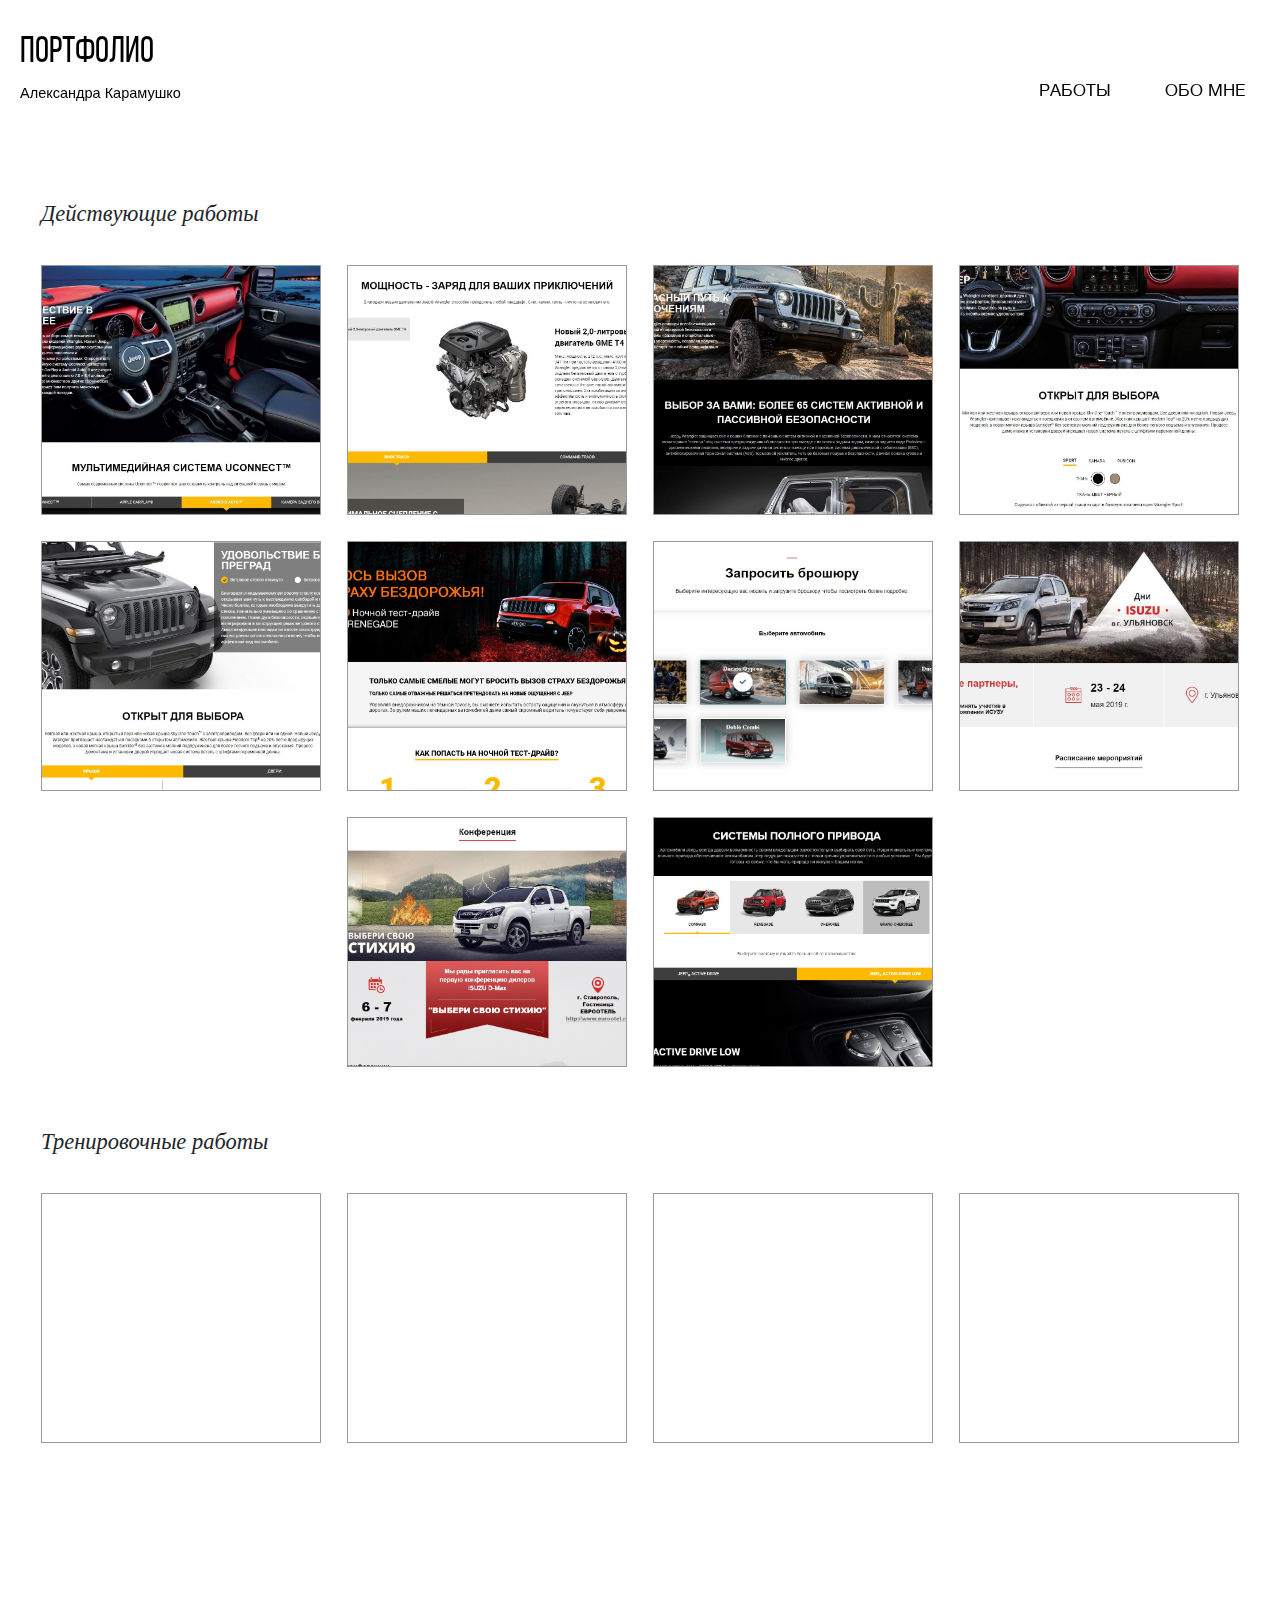
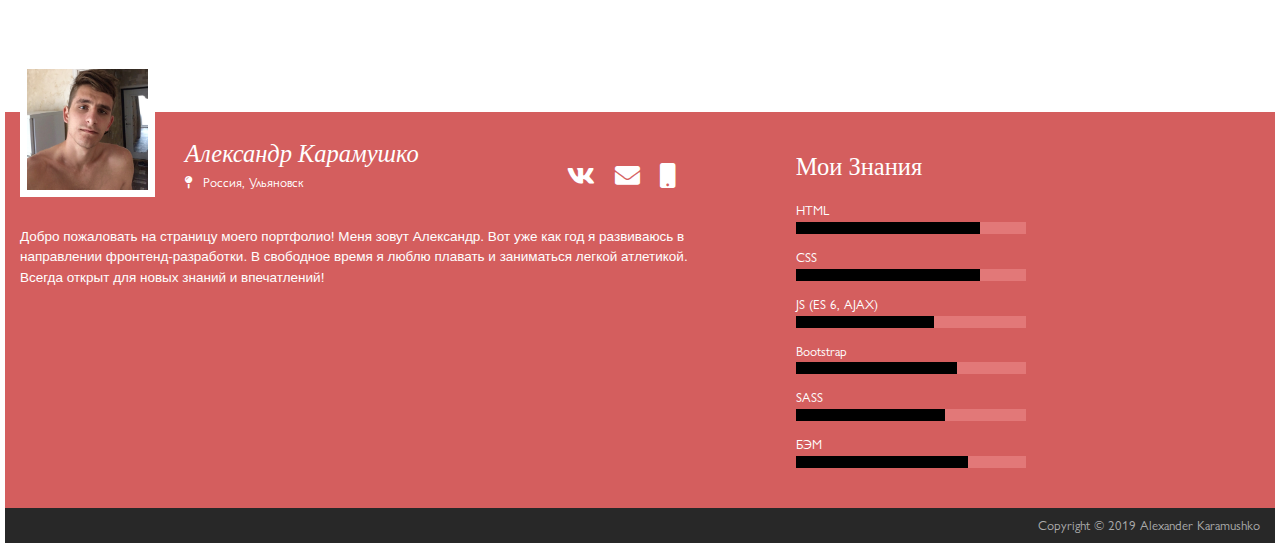
<file: index.html>
<!DOCTYPE html>
<html lang="en">
  <head>
    <meta charset="UTF-8" />
    <meta name="viewport" content="width=device-width, initial-scale=1.0" />
    <meta http-equiv="X-UA-Compatible" content="ie=edge" />
    <title>Портфолио Александра Карамушко</title>
    <link rel="stylesheet" href="css/minified/style.min.css?123" />
  </head>

  <body>
    <div class="fixed-header">
      <header class="header container">
        <div class="row">
          <div class="header__title-c col-md-4 pt-2 pt-md-0">
            <a href="#">
              <h1 class="title-1">Портфолио</h1>
              <p class="title-sub">Александра Карамушко</p>
            </a>
          </div>
          <div class="col-md-8">
            <nav class="nav">
              <li class="nav__item">
                <a href="#works" class="nav__link">Работы</a>
              </li>
              <li class="nav__item">
                <a href="#about" class="nav__link">Обо мне</a>
              </li>
            </nav>
          </div>
        </div>
      </header>
    </div>

    <main class="works container">
      <div class="works__container">
        <h2 class="title-2 works__title works__fix" id="works">
          Действующие работы
        </h2>
        <div class="works__fix"></div>
        <div class="works__fix"></div>
        <div class="works__fix"></div>
      </div>
      <div class="works__container">
        <a href="jeep-wrangler/technologies.html" class="works__item">
          <img
            data-src="media/img/Screenshot_12.jpg"
            class="works__img lazy"
            alt=""
          />
          <p class="works__desc">
            <span class="works__item-title"
              >Страница технологий Jeep Wrangler на jeep.planeta-avto.ru</span
            ><br />
          </p>
        </a>
        <a href="jeep-wrangler/possibilities.html" class="works__item">
          <img
            data-src="media/img/Screenshot_11.jpg"
            class="works__img lazy"
            alt=""
          />
          <p class="works__desc">
            <span class="works__item-title"
              >Страница возможностей Jeep Wrangler на jeep.planeta-avto.ru</span
            ><br />
          </p>
        </a>
        <a href="jeep-wrangler/safety.html" class="works__item">
          <img
            data-src="media/img/Screenshot_10.jpg"
            class="works__img lazy"
            alt=""
          />
          <p class="works__desc">
            <span class="works__item-title"
              >Страница безопасности Jeep Wrangler на jeep.planeta-avto.ru</span
            ><br />
          </p>
        </a>
        <a href="jeep-wrangler/interior.html" class="works__item">
          <img
            data-src="media/img/Screenshot_9.jpg"
            class="works__img lazy"
            alt=""
          />
          <p class="works__desc">
            <span class="works__item-title"
              >Страница интерьера Jeep Wrangler на jeep.planeta-avto.ru</span
            ><br />
          </p>
        </a>
        <a href="jeep-wrangler/exterior.html" class="works__item">
          <img
            data-src="media/img/Screenshot_7.jpg"
            class="works__img lazy"
            alt=""
          />
          <p class="works__desc">
            <span class="works__item-title"
              >Страница экстерьера Jeep Wrangler на jeep.planeta-avto.ru</span
            ><br />
          </p>
        </a>
        <a href="jeep-night-test-drive/index.html" class="works__item">
          <img
            data-src="media/img/Screenshot_6.jpg"
            class="works__img lazy"
            alt=""
          />
          <p class="works__desc">
            <span class="works__item-title"
              >Страница ночного тест-драйва на jeep-krasnodar.ru</span
            ><br />
          </p>
        </a>
        <a href="fiatprofessional-docs/index.html" class="works__item">
          <img
            data-src="media/img/Screenshot_5.jpg"
            class="works__img lazy"
            alt=""
          />
          <p class="works__desc">
            <span class="works__item-title"
              >Раздел цен и брошюр на сайтах fiat-arm.ru и
              fiatpro.planeta-avto.ru</span
            ><br />
          </p>
        </a>
        <a href="conference-in-ulyanovsk/index.html" class="works__item">
          <img
            data-src="media/img/Screenshot_4.jpg"
            class="works__img lazy"
            alt=""
          />
          <p class="works__desc">
            <span class="works__item-title"
              >Страница конференции дилеров Isuzu D-max в г. Ульяновск на сайте
              isuzu.ru. AJAX-форма</span
            ><br />
          </p>
        </a>
        <a href="choose-your-elem/index.html" class="works__item">
          <img
            data-src="media/img/Screenshot_3.jpg"
            class="works__img lazy"
            alt=""
          />
          <p class="works__desc">
            <span class="works__item-title"
              >Страница конференции дилеров Isuzu D-max на сайте isuzu.ru.
              AJAX-форма</span
            ><br />
          </p>
        </a>
        <a href="4wd-systems/index.html" class="works__item">
          <img
            data-src="media/img/Screenshot_2.jpg"
            class="works__img lazy"
            alt=""
          />
          <p class="works__desc">
            <span class="works__item-title"
              >Раздел 4wd на сайтах jeep-krasnodar.ru, jeep-surgut.ru</span
            ><br />
          </p>
        </a>
      </div>
      <br /><br />
      <div class="works__container">
        <h2 class="title-2 works__title works__fix">
          Тренировочные работы
        </h2>
        <div class="works__fix"></div>
        <div class="works__fix"></div>
        <div class="works__fix"></div>
      </div>
      <div class="works__container">
        <a href="houses/index.html" class="works__item">
          <img
            data-src="media/img/Screenshot_50.png"
            class="works__img lazy"
            alt=""
          />
          <p class="works__desc">
            <span class="works__item-title">Houses</span><br />
            <span class="works__item-sub">Качество: 95%</span>
          </p>
        </a>
        <a href="iphone-app/index.html" class="works__item">
          <img
            data-src="media/img/Screenshot_13.jpg"
            class="works__img lazy"
            alt=""
          />
          <p class="works__desc">
            <span class="works__item-title">Верстка макета приложения</span
            ><br />
            <span class="works__item-sub">Качество: 100%</span>
          </p>
        </a>
        <a href="mercury/index.html" class="works__item">
          <img
            data-src="media/img/Screenshot_8.jpg"
            class="works__img lazy"
            alt=""
          />
          <p class="works__desc">
            <span class="works__item-title">Верстка макета компании</span><br />
            <span class="works__item-sub">Качество: 95%</span>
          </p>
        </a>
        <a href="glasses-shop/index.html" class="works__item">
          <img
            data-src="media/img/Screenshot_1.jpg"
            class="works__img lazy"
            alt=""
          />
          <p class="works__desc">
            <span class="works__item-title"
              >Верстка макета интернет магазина</span
            ><br />
            <span class="works__item-sub">Качество: 95%</span>
          </p>
        </a>
      </div>
    </main>

    <footer class="footer container">
      <div class="row">
        <div class="col-md-7">
          <div class="row">
            <div class="col-sm-8">
              <div class="profile footer__profile" id="about">
                <img
                  src="media/img/avatar.jpg"
                  class="profile__img cover"
                  alt=""
                />
                <div class="profile__desc">
                  <h3 class="title-3 profile__title">Александр Карамушко</h3>
                  <p class="profile__location">
                    <i class="fa fa-map-pin"></i>
                    <span class="profile__from">Россия, Ульяновск</span>
                  </p>
                </div>
              </div>
            </div>
            <div class="col-sm-4 text-left footer__socials">
              <ul class="socials">
                <li class="socials__item">
                  <a href="https://vk.com/id226049988" class="socials__link"
                    ><i class="fab fa-vk socials__icon"></i
                  ></a>
                </li>
                <li class="socials__item">
                  <a
                    href="mailto:alfawolf@list.ru"
                    data-toggle="tooltip"
                    data-placement="top"
                    title="alfawolf@list.ru"
                    class="socials__link"
                    ><i class="fas fa-envelope socials__icon"></i
                  ></a>
                </li>
                <li class="socials__item">
                  <div
                    href="tel:89297919623"
                    data-toggle="tooltip"
                    data-placement="top"
                    title="+7-929-791-96-23"
                    class="socials__link"
                  >
                    <i class="fas fa-mobile socials__icon"></i>
                  </div>
                </li>
              </ul>
            </div>
            <div class="col-12">
              <div class="footer__text">
                Добро пожаловать на страницу моего портфолио! Меня зовут
                Александр. Вот уже как год я развиваюсь в направлении
                фронтенд-разработки. В свободное время я люблю плавать и
                заниматься легкой атлетикой. Всегда открыт для новых знаний и
                впечатлений!
              </div>
            </div>
          </div>
        </div>
        <div class="col-md-5 footer__skills">
          <div class="skills">
            <h3 class="skills__title title-3">
              Мои Знания
            </h3>
            <div class="skills__list">
              <div class="skills__item-c">
                <div class="skills__skill">HTML</div>
                <div class="skills__item" data-progress="html"></div>
              </div>
              <div class="skills__item-c">
                <div class="skills__skill">CSS</div>
                <div class="skills__item" data-progress="css"></div>
              </div>
              <div class="skills__item-c">
                <div class="skills__skill">JS (ES 6, AJAX)</div>
                <div class="skills__item" data-progress="js"></div>
              </div>
              <div class="skills__item-c">
                <div class="skills__skill">Bootstrap</div>
                <div class="skills__item" data-progress="bootstrap"></div>
              </div>
              <div class="skills__item-c">
                <div class="skills__skill">SASS</div>
                <div class="skills__item" data-progress="sass"></div>
              </div>
              <div class="skills__item-c">
                <div class="skills__skill">БЭМ</div>
                <div class="skills__item" data-progress="bom"></div>
              </div>
            </div>
          </div>
        </div>
      </div>
      <div class="footer__copyright">
        Copyright © 2019 Alexander Karamushko
      </div>
    </footer>
  </body>

  <script
    src="https://code.jquery.com/jquery-3.3.1.min.js"
    integrity="sha256-FgpCb/KJQlLNfOu91ta32o/NMZxltwRo8QtmkMRdAu8="
    crossorigin="anonymous"
  ></script>
  <script src="js/plugins/ofi.min.js"></script>
  <script
    src="https://stackpath.bootstrapcdn.com/bootstrap/4.3.1/js/bootstrap.bundle.min.js"
    integrity="sha384-xrRywqdh3PHs8keKZN+8zzc5TX0GRTLCcmivcbNJWm2rs5C8PRhcEn3czEjhAO9o"
    crossorigin="anonymous"
  ></script>
  <script src="js/es5/script.js"></script>
</html>
</file>
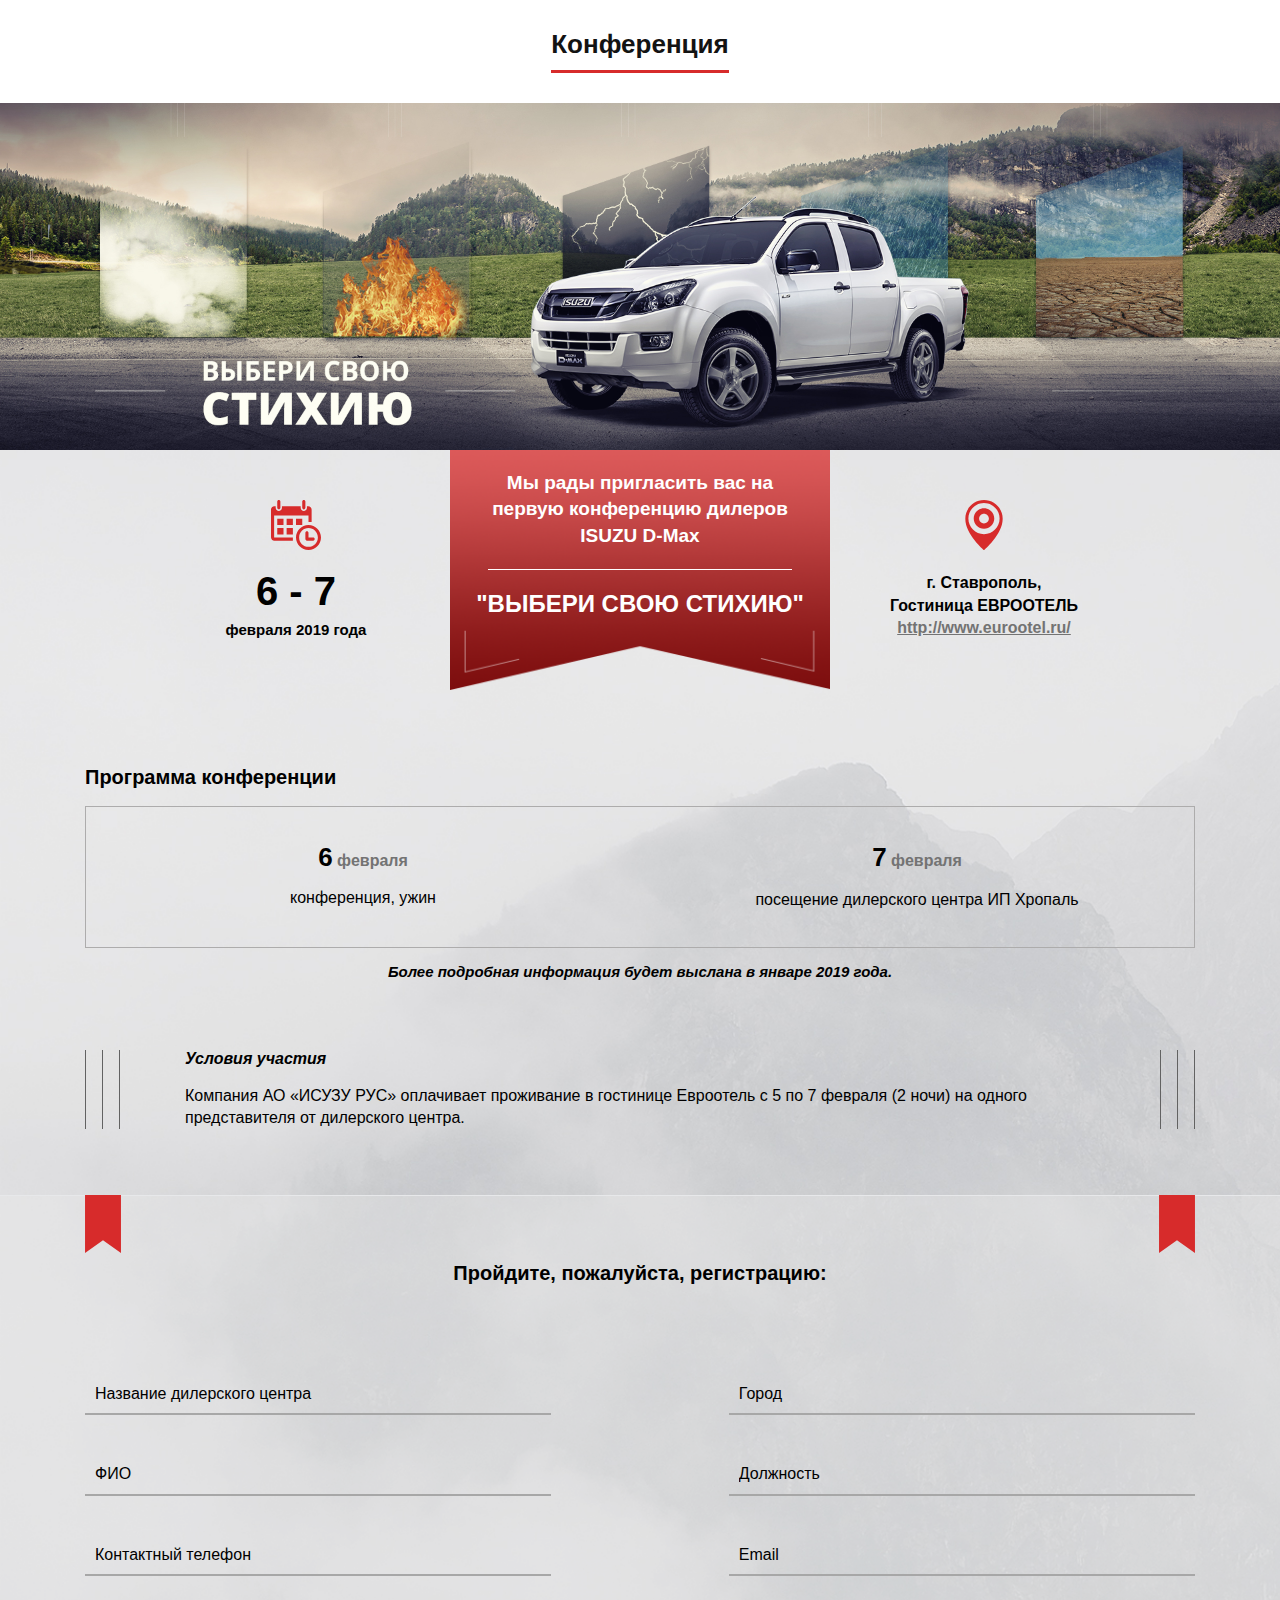
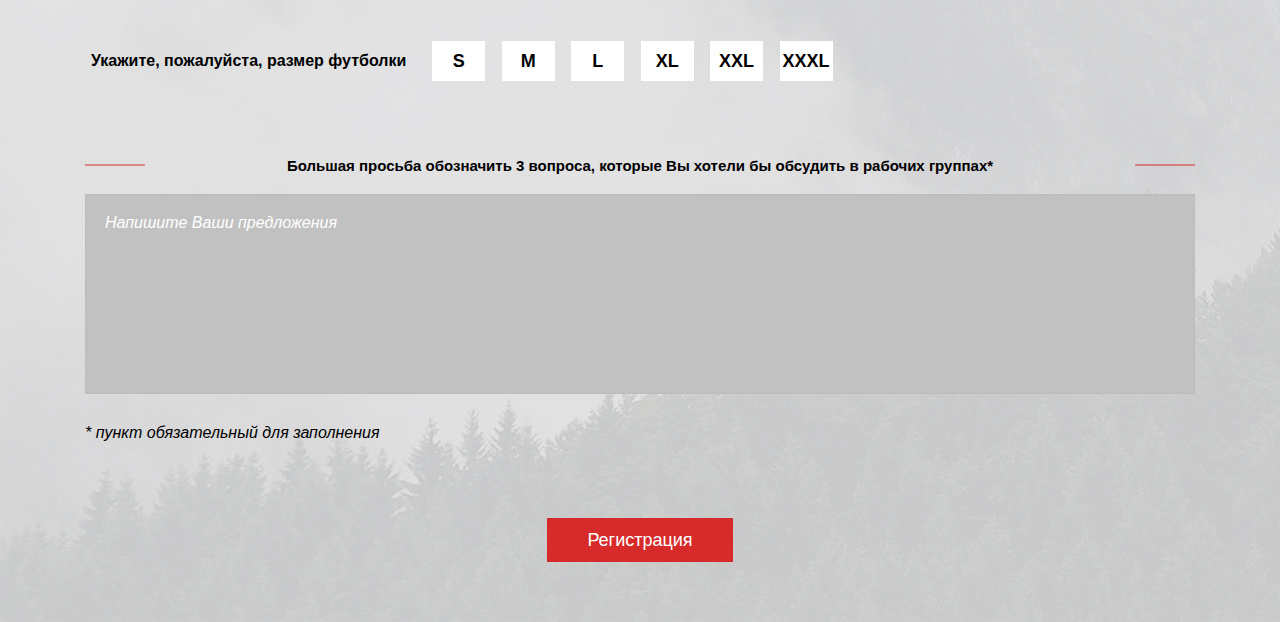
<file: choose-your-elem/index.html>
<!DOCTYPE html>
<html lang="en">

<head>
    <meta charset="UTF-8">
    <meta name="viewport" content="width=device-width, initial-scale=1.0">
    <meta http-equiv="X-UA-Compatible" content="ie=edge">
    <title>Document</title>
    <link rel="stylesheet" href="css/normalize.css" />
    <link rel="stylesheet" href="css/grid-flex.css" />
    <link rel="stylesheet" href="css/style.css" />
</head>

<body>
    <xml version="1.0" encoding="utf-8"><svg xmlns="http://www.w3.org/2000/svg"
            xmlns:xlink="http://www.w3.org/1999/xlink" class="conference-svg">
            <symbol viewBox="0 0 485.213 485.212" id="calendar-with-a-clock-time-tools"
                xmlns="http://www.w3.org/2000/svg">
                <path
                    d="M60.652 75.816V15.163C60.652 6.781 67.433 0 75.817 0c8.38 0 15.161 6.781 15.161 15.163v60.653c0 8.38-6.781 15.161-15.161 15.161-8.384.001-15.165-6.781-15.165-15.161zm257.772 15.162c8.378 0 15.163-6.781 15.163-15.161V15.163C333.587 6.781 326.802 0 318.424 0c-8.382 0-15.168 6.781-15.168 15.163v60.653c0 8.38 6.786 15.162 15.168 15.162zm166.788 272.928c0 66.996-54.312 121.307-121.303 121.307-66.986 0-121.302-54.311-121.302-121.307 0-66.986 54.315-121.3 121.302-121.3 66.991 0 121.303 54.313 121.303 121.3zm-30.322 0c0-50.161-40.81-90.976-90.98-90.976-50.166 0-90.976 40.814-90.976 90.976 0 50.171 40.81 90.98 90.976 90.98 50.17 0 90.98-40.809 90.98-90.98zM121.305 181.955H60.652v60.651h60.653v-60.651zM60.652 333.584h60.653V272.93H60.652v60.654zm90.977-90.978h60.654v-60.651h-60.654v60.651zm0 90.978h60.654V272.93h-60.654v60.654zM30.328 360.891V151.628H363.91v60.653h30.327V94c0-18.421-14.692-33.349-32.843-33.349h-12.647v15.166c0 16.701-13.596 30.325-30.322 30.325-16.731 0-30.326-13.624-30.326-30.325V60.651H106.14v15.166c0 16.701-13.593 30.325-30.322 30.325-16.733 0-30.327-13.624-30.327-30.325V60.651H32.859C14.707 60.651.001 75.579.001 94v266.892c0 18.36 14.706 33.346 32.858 33.346h179.424v-30.331H32.859c-1.374-.001-2.531-1.42-2.531-3.016zm272.928-118.285v-60.651h-60.648v60.651h60.648zm106.143 121.3h-45.49v-45.49c0-8.377-6.781-15.158-15.163-15.158s-15.159 6.781-15.159 15.158v60.658c0 8.378 6.777 15.163 15.159 15.163h60.653c8.382 0 15.163-6.785 15.163-15.163 0-8.382-6.781-15.168-15.163-15.168z" />
            </symbol>
            <symbol viewBox="0 0 297.796 297.796" id="placeholder" xmlns="http://www.w3.org/2000/svg">
                <path
                    d="M148.899 0C87.458 0 37.649 49.808 37.649 111.249c0 94.309 111.25 186.547 111.25 186.547s111.248-92.238 111.248-186.547C260.147 49.808 210.34 0 148.899 0zm-.001 203.762c-51.288 0-93.014-41.726-93.014-93.014s41.726-93.014 93.014-93.014 93.014 41.726 93.014 93.014-41.726 93.014-93.014 93.014z" />
                <path
                    d="M148.898 49.528c-33.757 0-61.22 27.463-61.22 61.22s27.463 61.22 61.22 61.22 61.22-27.463 61.22-61.22-27.463-61.22-61.22-61.22zm0 90.44c-16.137 0-29.22-13.083-29.22-29.22s13.083-29.22 29.22-29.22 29.22 13.083 29.22 29.22-13.083 29.22-29.22 29.22z" />
            </symbol>
            <symbol viewBox="0 0 321.188 321.188" id="ribbon" xmlns="http://www.w3.org/2000/svg">
                <path d="M61.129 0v321.188l99.456-70.531 99.474 70.531V0z" />
            </symbol>
        </svg>

        <h1 class="title"><span class="title__name">Конференция</span></h1>
        <img src="img/banner_3.jpg" alt="" class="banner">

        <div class="conference-bg">
            <div class="container">
                <div class="conference-info">
                    <div class="conference-invite">
                        <div class="conference-invite__items-container">
                            <div class="conference-invite__item">
                                <svg viewBox="0 0 30 10" xmlns="http://www.w3.org/2000/svg"
                                    class="conference-invite__icon">
                                    <use href="#calendar-with-a-clock-time-tools">
                                </svg>
                                <div class="conference-invite__text-container">
                                    <span class="conference-invite__date">6 - 7</span>
                                    <span class="conference-invite__subdate">февраля 2019 года</span>
                                </div>
                            </div>

                            <div class="conference-invite__item conference-invite__item_flag">
                                <img src="img/flag_big.png" alt="" class="conference-invite__flag">
                                <p class="conference-invite__flag-text">Мы рады пригласить вас на первую конференцию
                                    дилеров ISUZU D-Max</p>
                                <h2 class="conference-invite__title">"Выбери свою стихию"</h2>
                            </div>

                            <div class="conference-invite__item">
                                <svg viewBox="0 0 30 10" xmlns="http://www.w3.org/2000/svg"
                                    class="conference-invite__icon">
                                    <use href="#placeholder">
                                </svg>
                                <div class="conference-invite__text-container">
                                    <span class="conference-invite__city">г. Ставрополь,</span>
                                    <span class="conference-invite__hotel">Гостиница ЕВРООТЕЛЬ</span>
                                    <span class="conference-invite__site"><a href="http://www.eurootel.ru/"
                                            class="conference-invite__link">http://www.eurootel.ru/</a></span>
                                </div>
                            </div>
                        </div>
                    </div>

                    <div class="conference-programm">
                        <h2 class="conference-programm__title content__title"><span>Программа конференции</span></h2>

                        <div class="conference-programm__items-container">
                            <div class="conference-programm__item">
                                <p class="conference-programm__date"><span class="conference-programm__day">6</span>
                                    февраля</p>
                                <p class="conference-programm__text">конференция, ужин</p>
                            </div>

                            <div class="conference-programm__item">
                                <p class="conference-programm__date"><span class="conference-programm__day">7</span>
                                    февраля</p>
                                <p class="text">посещение дилерского центра ИП Хропаль</p>
                            </div>
                        </div>

                        <p class="conference-programm__disclaimer">Более подробная информация будет выслана в январе
                            2019 года.</p>
                    </div>

                    <div class="conference-terms">
                        <h2 class="conference-terms__title content__title"><span>Условия участия</span></h2>
                        <p class="text">Компания АО «ИСУЗУ РУС» оплачивает проживание в гостинице Евроотель с 5 по 7
                            февраля (2 ночи) на одного представителя от дилерского центра.</p>
                    </div>
                </div>

                <form novalidate="novalidate" class="conference-form" id="conference-form">
                    <svg viewBox="0 0 180 180" xmlns="http://www.w3.org/2000/svg" class="conference-form__icon">
                        <use href="#ribbon">
                    </svg>

                    <h2 class="conference-form__title">Пройдите, пожалуйста, регистрацию:</h2>
                    <div class="conference-form__items-container">
                        <div class="conference-form__item">
                            <div class="conference-form__container">
                                <input class="conference-form__type-input" name="required[dealer]" type="text"
                                    placeholder="Название дилерского центра" required="" aria-required="true"
                                    autocomplete="off">
                            </div>
                            <div class="conference-form__container">
                                <input class="conference-form__type-input" name="required[FIO]" type="text"
                                    placeholder="ФИО" required="" aria-required="true" autocomplete="off">
                            </div>
                            <div class="conference-form__container">
                                <input class="conference-form__type-input conference-form__phone" name="required[phone]"
                                    type="text" placeholder="Контактный телефон" required="" aria-required="true"
                                    autocomplete="off">
                            </div>
                        </div>
                        <div class="conference-form__item">
                            <div class="conference-form__container">
                                <input class="conference-form__type-input" name="required[city]" type="text"
                                    placeholder="Город" required="" aria-required="true" autocomplete="off">
                            </div>
                            <div class="conference-form__container">
                                <input class="conference-form__type-input" name="required[appointment]" type="text"
                                    placeholder="Должность" required="" aria-required="true" autocomplete="off">
                            </div>
                            <div class="conference-form__container">
                                <input class="conference-form__type-input" name="required[mail]" type="text"
                                    placeholder="Email" required="" aria-required="true" autocomplete="off">
                            </div>
                        </div>
                    </div>

                    <div class="conference-form__items-container conference-form__items-container_start">
                        <div class="conference-form__item conference-form__item_width">
                            <p class="conference-form__choose">Укажите, пожалуйста, размер футболки</p>
                        </div>
                        <div class="conference-form__item conference-form__item_center">
                            <div class="conference-form__container conference-form__container_inline">
                                <label class="conference-form__size-btn conference-form__size-btn_hidden">
                                    <input type="radio" class="conference-form__size-input" name="required[size-choice]"
                                        value="0" required="" aria-required="true" checked>
                                </label>
                                <label class="conference-form__size-btn">
                                    <input type="radio" class="conference-form__size-input" name="required[size-choice]"
                                        value="S" required="" aria-required="true">
                                    <span class="conference-form__size">S</span>
                                </label>
                                <label class="conference-form__size-btn">
                                    <input type="radio" class="conference-form__size-input" name="required[size-choice]"
                                        value="M" required="" aria-required="true">
                                    <span class="conference-form__size">M</span>
                                </label>
                                <label class="conference-form__size-btn">
                                    <input type="radio" class="conference-form__size-input" name="required[size-choice]"
                                        value="L" required="" aria-required="true">
                                    <span class="conference-form__size">L</span>
                                </label>
                                <label class="conference-form__size-btn">
                                    <input type="radio" class="conference-form__size-input" name="required[size-choice]"
                                        value="XL" required="" aria-required="true">
                                    <span class="conference-form__size">XL</span>
                                </label>
                                <label class="conference-form__size-btn">
                                    <input type="radio" class="conference-form__size-input" name="required[size-choice]"
                                        value="XXL" required="" aria-required="true">
                                    <span class="conference-form__size">XXL</span>
                                </label>
                                <label class="conference-form__size-btn">
                                    <input type="radio" class="conference-form__size-input" name="required[size-choice]"
                                        value="XXXL" required="" aria-required="true">
                                    <span class="conference-form__size">XXXL</span>
                                </label>
                            </div>
                        </div>
                    </div>

                    <div class="conference-form__items-container">
                        <div class="conference-form__item conference-form__item_full-width">
                            <p class="conference-form__request"><span>Большая просьба обозначить 3 вопроса, которые Вы
                                    хотели бы обсудить в рабочих группах*</span></p>
                            <div class="conference-form__container">
                                <textarea class="conference-form__comment" name="required[comment]"
                                    placeholder="Напишите Ваши предложения"></textarea>
                            </div>
                            <p class="conference-form__disclaimer">* пункт обязательный для заполнения</p>
                        </div>
                    </div>

                    <div class="conference-form__items-container conference-form__items-container_margin">
                        <button type="submit" class="conference-form__submit">Регистрация</button>
                    </div>
                    <div class="form-success">
                        <p class="form-text">Ваша заявка успешно отправлена</p>
                    </div>


                    <svg viewBox="0 0 180 180" xmlns="http://www.w3.org/2000/svg"
                        class="conference-form__icon conference-form__icon_right">
                        <use href="#ribbon">
                    </svg>
                </form>
            </div>
        </div>
</body>
<script src="js/jquery-3.3.1.js"></script>
<script src="js/inputmask.min.js"></script>
<script src="js/script.js"></script>

</html>
</file>
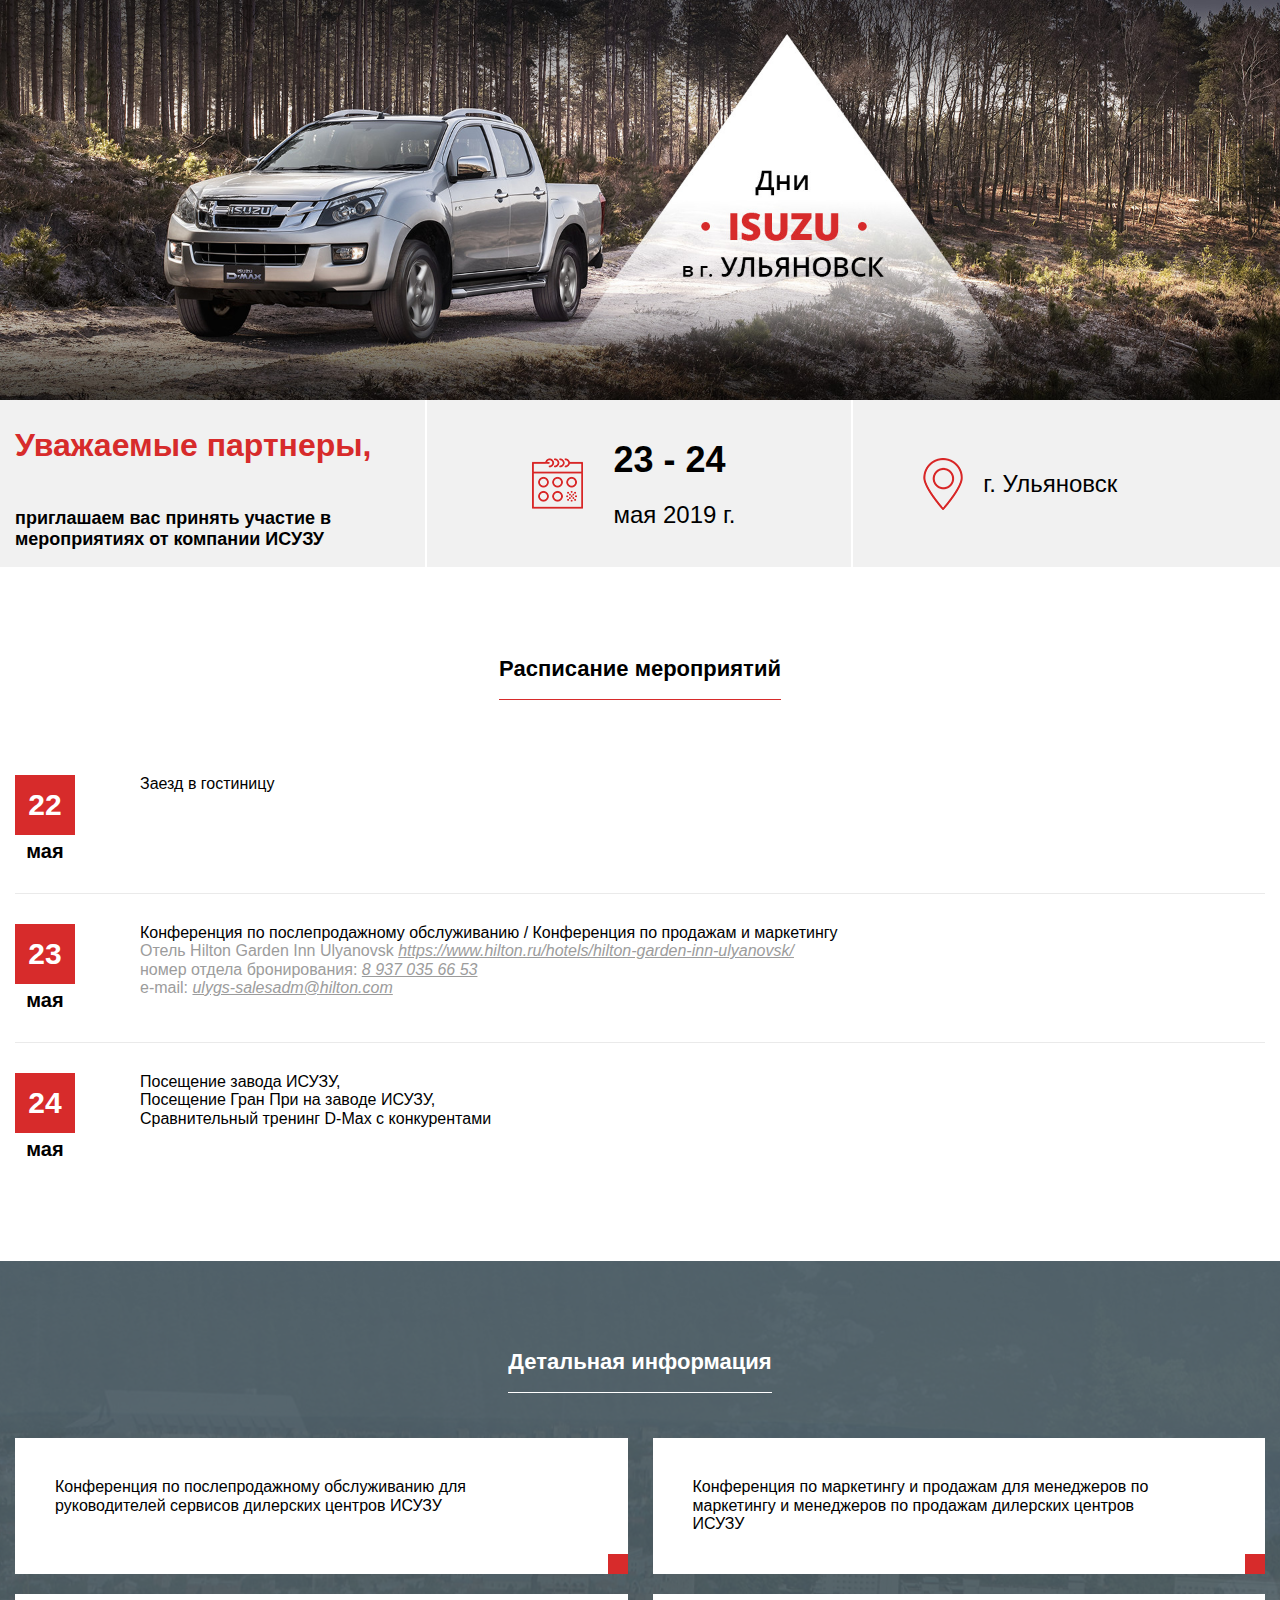
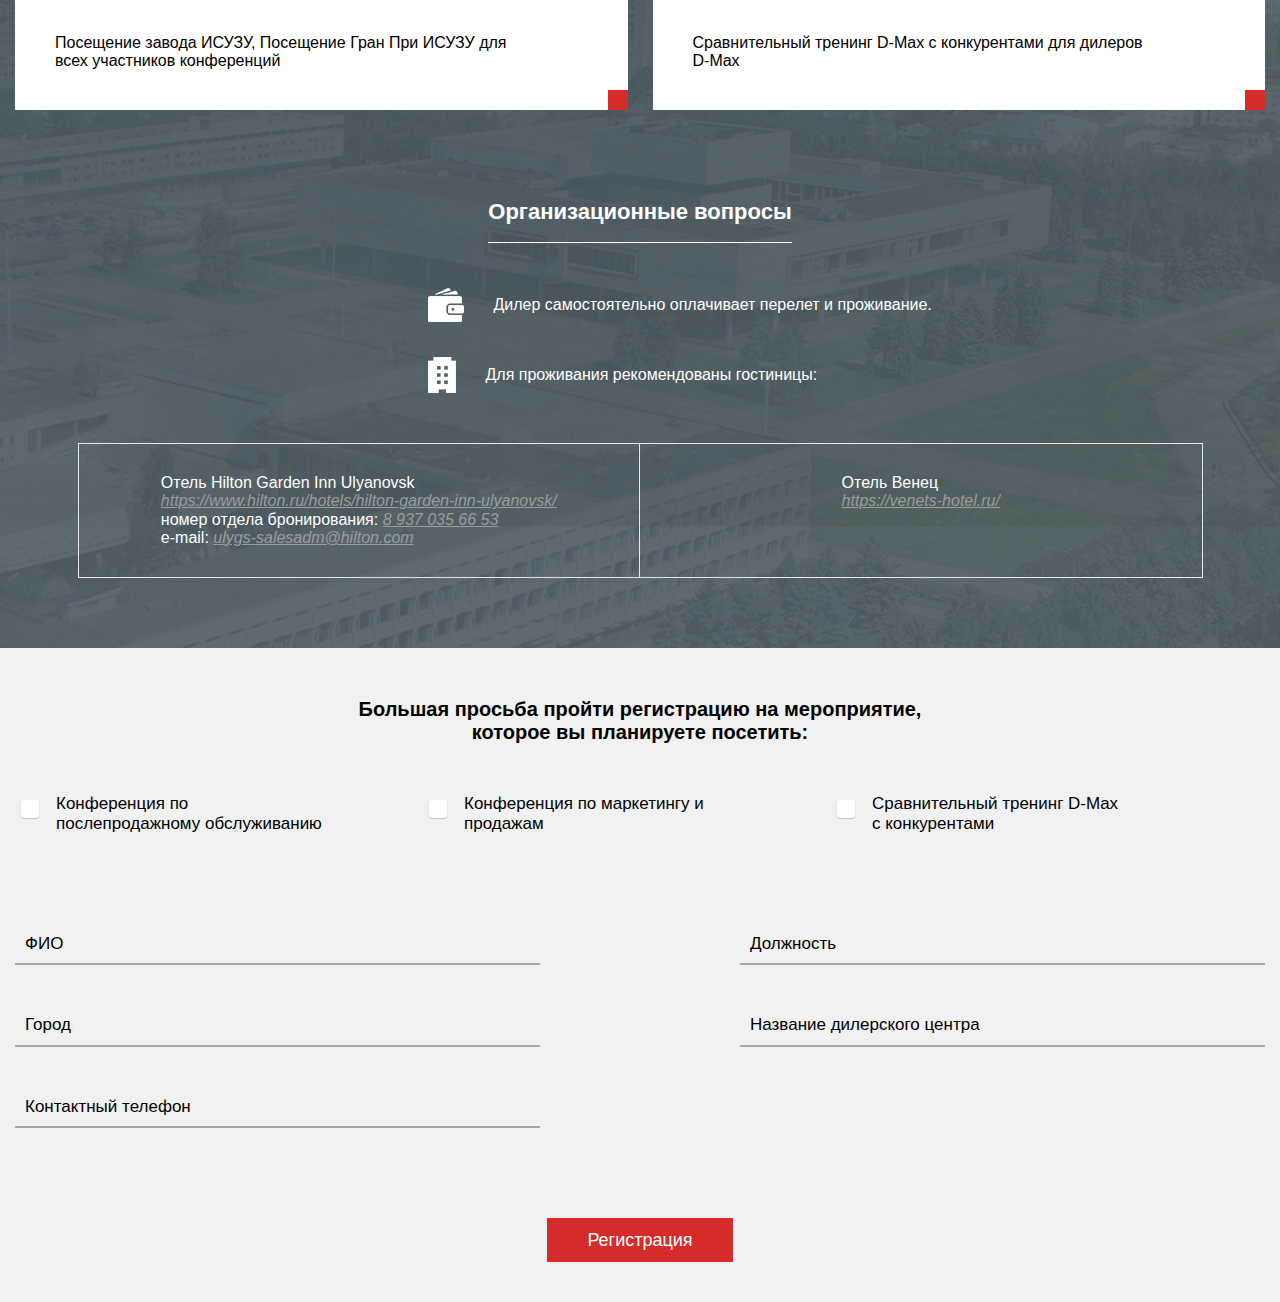
<file: conference-in-ulyanovsk/index.html>
<!DOCTYPE html>
<html lang="en">
  <head>
    <meta charset="UTF-8" />
    <meta name="viewport" content="width=device-width, initial-scale=1.0" />
    <meta http-equiv="X-UA-Compatible" content="ie=edge" />
    <title>Document</title>
    <link rel="stylesheet" href="css/normalize.css" />
    <link rel="stylesheet" href="css/grid-flex.css" />
    <link rel="stylesheet" href="css/style.css" />
  </head>

  <body>
    <img src="img/banner.jpg" alt="" class="banner-ulsk" />
    <div class="header">
      <div class="container">
        <div class="header__c row">
          <div class="header__block1 header__block col-lg-4">
            <h2 class="header__title">Уважаемые партнеры,</h2>
            <p class="header__subtitle">
              приглашаем вас принять участие в мероприятиях от компании ИСУЗУ
            </p>
          </div>
          <div class="header__block2 header__block col-md-6 col-lg-4">
            <img src="img/calculator.png" alt="" class="header__icon" />
            <div class="header__dates">
              <p class="header__date1">23 - 24</p>
              <p class="header__date2">мая 2019 г.</p>
            </div>
          </div>
          <div class="header__block3 header__block col-md-6 col-lg-4">
            <img src="img/pin.png" alt="" class="header__icon" />
            <p class="header__city">г. Ульяновск</p>
          </div>
        </div>
      </div>
    </div>

    <div class="container">
      <div class="shedule">
        <h2 class="title">Расписание мероприятий</h2>
        <div class="shedule__item">
          <div class="shedule__date">
            <div class="shedule__num">22</div>
            <div class="shedule__month">мая</div>
          </div>
          <div class="shedule__desc">
            <p class="text">
              Заезд в гостиницу
            </p>
          </div>
        </div>
        <div class="shedule__item">
          <div class="shedule__date">
            <div class="shedule__num">23</div>
            <div class="shedule__month">мая</div>
          </div>
          <div class="shedule__desc">
            <p class="text">
              Конференция по послепродажному обслуживанию / Конференция по
              продажам и маркетингу
            </p>
            <p class="text text_grey">
              Отель Hilton Garden Inn Ulyanovsk
              <a href="" class="link link_grey"
                >https://www.hilton.ru/hotels/hilton-garden-inn-ulyanovsk/</a
              >
              <br />
              номер отдела бронирования:
              <a href="tel:89370356653" class="link">8 937 035 66 53</a> <br />
              e-mail:
              <a href="mailto:ulygs-salesadm@hilton.com" class="link"
                >ulygs-salesadm@hilton.com</a
              >
              <br />
            </p>
          </div>
        </div>
        <div class="shedule__item">
          <div class="shedule__date">
            <div class="shedule__num">24</div>
            <div class="shedule__month">мая</div>
          </div>
          <div class="shedule__desc">
            <p class="text">
              Посещение завода ИСУЗУ, <br />
              Посещение Гран При на заводе ИСУЗУ, <br />
              Сравнительный тренинг D-Max с конкурентами <br />
            </p>
          </div>
        </div>
      </div>
    </div>

    <div class="detail">
      <div class="container">
        <h2 class="title title_white detail__title">Детальная информация</h2>
        <div class="detail__container1">
          <div class="detail__item">
            <p class="text">
              Конференция по послепродажному обслуживанию для руководителей
              сервисов дилерских центров ИСУЗУ
            </p>
          </div>
          <div class="detail__item">
            <p class="text">
              Конференция по маркетингу и продажам для менеджеров по маркетингу
              и менеджеров по продажам дилерских центров ИСУЗУ
            </p>
          </div>
          <div class="detail__item">
            <p class="text">
              Посещение завода ИСУЗУ, Посещение Гран При ИСУЗУ для всех
              участников конференций
            </p>
          </div>
          <div class="detail__item">
            <p class="text">
              Сравнительный тренинг D-Max с конкурентами для дилеров D-Max
            </p>
          </div>
        </div>
        <h2 class="title title_white detail__title">Организационные вопросы</h2>
        <div class="detail__container2">
          <div class="detail__icon-block">
            <img
              src="img/wallet-filled-money-tool.png"
              alt=""
              class="detail__icon"
            />
            <p class="text text_white">
              Дилер самостоятельно оплачивает перелет и проживание.
            </p>
          </div>
          <div class="detail__icon-block">
            <img
              src="img/hotel-with-three-floors.png"
              alt=""
              class="detail__icon"
            />
            <p class="text text_white">
              Для проживания рекомендованы гостиницы:
            </p>
          </div>
        </div>
        <div class="detail__hotels row">
          <div class="detail__hotels-block col-md-6">
            <p class="text text_white">
              Отель Hilton Garden Inn Ulyanovsk
              <br />
              <a
                href="https://www.hilton.ru/hotels/hilton-garden-inn-ulyanovsk/"
                class="link"
                >https://www.hilton.ru/hotels/hilton-garden-inn-ulyanovsk/</a
              >
              <br />
              номер отдела бронирования:
              <a href="tel:89370356653" class="link">8 937 035 66 53</a> <br />
              e-mail:
              <a href="mailto:ulygs-salesadm@hilton.com" class="link"
                >ulygs-salesadm@hilton.com</a
              >
              <br />
            </p>
          </div>
          <div class="detail__hotels-block col-md-6 mt-3 mt-md-0">
            <p class="text text_white">
              Отель Венец
              <br />

              <a href="https://venets-hotel.ru/" class="link"
                >https://venets-hotel.ru/</a
              >
            </p>
          </div>
        </div>
      </div>
    </div>

    <div class="registration">
      <div class="container">
        <form
          novalidate="novalidate"
          class="conference-form"
          id="conference-form"
        >
          <svg
            viewBox="0 0 180 180"
            xmlns="http://www.w3.org/2000/svg"
            class="conference-form__icon"
          >
            <use href="#ribbon"></use>
          </svg>

          <p class="text text_bold text_big">
            Большая просьба пройти регистрацию на мероприятие, <br />
            которое вы планируете посетить:
          </p>
          <div class="conference-form__items-container">
            <div
              class="conference-form__item row
                            conference-form__item_row
                            conference-form__item_width"
            >
              <div
                class="conference-form__container
                                conference-form__container_align-top
                                conference-form__container_wrap col-md-4 mt-4
                                mt-md-0"
              >
                <input
                  class="conference-form__type-input
                                    conference-form__type-check conference-form__type-check_conference"
                  name="required[check1]"
                  type="checkbox"
                  required=""
                  aria-required="true"
                  autocomplete="off"
                  id="check1"
                />
                <label
                  for="check1"
                  class="conference-form__label conference-form__label_check"
                  >Конференция по <br />
                  послепродажному обслуживанию</label
                >
              </div>
              <div
                class="conference-form__container
                                conference-form__container_align-top
                                conference-form__container_wrap col-md-4 mt-4
                                mt-md-0"
              >
                <input
                  class="conference-form__type-input
                                    conference-form__type-check conference-form__type-check_conference"
                  name="required[check2]"
                  type="checkbox"
                  required=""
                  aria-required="true"
                  autocomplete="off"
                  id="check2"
                />
                <label
                  for="check2"
                  class="conference-form__label conference-form__label_check"
                  >Конференция по маркетингу и <br />
                  продажам</label
                >
              </div>
              <div
                class="conference-form__container
                                conference-form__container_align-top
                                conference-form__container_wrap col-md-4 mt-4
                                mt-md-0"
              >
                <input
                  class="conference-form__type-input
                                    conference-form__type-check"
                  name="required[check3]"
                  type="checkbox"
                  required=""
                  aria-required="true"
                  autocomplete="off"
                  id="check3"
                />
                <label
                  for="check3"
                  class="conference-form__label conference-form__label_check"
                  >Сравнительный тренинг D-Max <br />
                  с конкурентами</label
                >
              </div>
            </div>
          </div>
          <div class="conference-form__items-container">
            <div class="conference-form__item">
              <div class="conference-form__container">
                <input
                  class="conference-form__type-input"
                  name="required[FIO]"
                  type="text"
                  placeholder="ФИО"
                  required=""
                  aria-required="true"
                  autocomplete="off"
                />
              </div>
              <div class="conference-form__container">
                <input
                  class="conference-form__type-input"
                  name="required[city]"
                  type="text"
                  placeholder="Город"
                  required=""
                  aria-required="true"
                  autocomplete="off"
                />
              </div>
              <div class="conference-form__container">
                <input
                  class="conference-form__type-input
                                    conference-form__phone"
                  name="required[phone]"
                  type="text"
                  placeholder="Контактный телефон"
                  required=""
                  aria-required="true"
                  autocomplete="off"
                />
              </div>
            </div>
            <div class="conference-form__item">
              <div class="conference-form__container">
                <input
                  class="conference-form__type-input"
                  name="required[appointment]"
                  type="text"
                  placeholder="Должность"
                  required=""
                  aria-required="true"
                  autocomplete="off"
                />
              </div>
              <div class="conference-form__container">
                <input
                  class="conference-form__type-input"
                  name="required[dealer]"
                  type="text"
                  placeholder="Название дилерского центра"
                  required=""
                  aria-required="true"
                  autocomplete="off"
                />
              </div>
            </div>
          </div>

          <div
            class="conference-form__items-container
                        conference-form__items-container_margin"
          >
            <button type="submit" class="conference-form__submit">
              Регистрация
            </button>
          </div>
          <!-- Перенесенное поле вывода удачной отправки -->
          <div class="feedback__success">
            <div class="feedback__success_message">
              <p>
                <span class="feedback__success_thanks">Спасибо!</span><br />Ваш
                отзыв успешно отправлен.
              </p>
              <button type="button" name="button" class="button__close">
                +
              </button>
            </div>
          </div>
          <div class="overlay"></div>
        </form>
      </div>
    </div>
  </body>
  <script src="js/jquery-3.3.1.js"></script>
  <script src="js/inputmask.min.js"></script>
  <script src="js/script.js"></script>
</html>
</file>
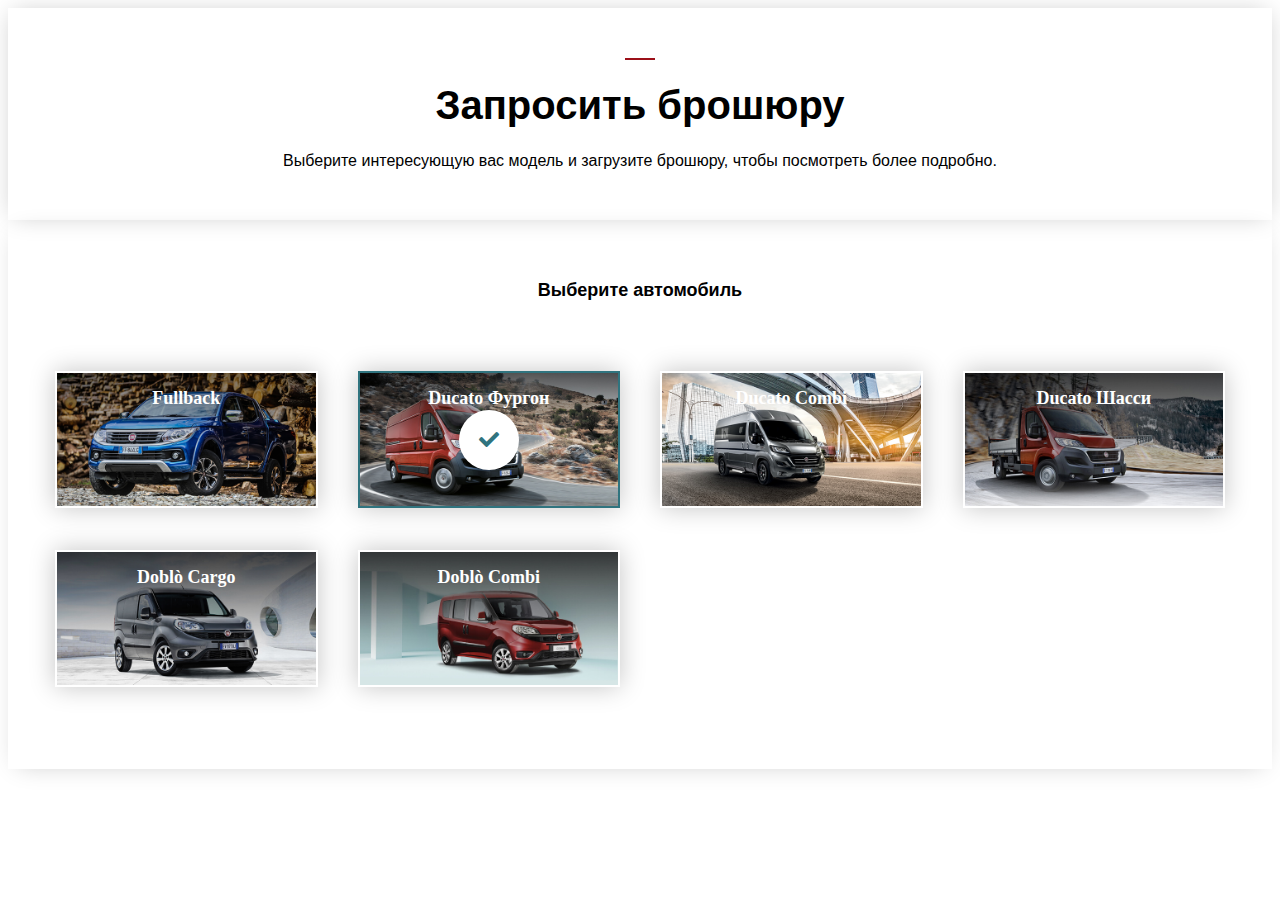
<file: fiatprofessional-docs/index.html>
<!DOCTYPE html>
<html lang="en">
  <head>
    <meta charset="UTF-8" />
    <meta name="viewport" content="width=device-width, initial-scale=1.0" />
    <meta http-equiv="X-UA-Compatible" content="ie=edge" />
    <title>Test</title>
    <!-- <link rel="stylesheet" href="css/normalize.css"> -->
    <!-- <link rel="stylesheet" href="css/grid-flex.css"> -->
    <link rel="stylesheet" href="css/style.css" />
  </head>
  <body>
    <div class="request-header">
      <div class="request-header__title">
        <div class="request-header__inner">
          <div class="request-header__container container">
            <div class="row">
              <div class="col-xs-12">
                <h1>Запросить брошюру</h1>
              </div>
            </div>
            <div class="row">
              <div class="col-xs-12">
                <span
                  >Выберите интересующую вас модель и загрузите брошюру, чтобы
                  посмотреть более подробно.</span
                >
              </div>
            </div>
          </div>
        </div>
      </div>
    </div>

    <div class="choose-car">
      <div class="container">
        <div class="row">
          <div class="col-xs-12">
            <div class="choose-car__title">
              <h2>Выберите автомобиль</h2>
            </div>
          </div>
        </div>

        <div class="row choose-car__container">
          <div class="col-md-3 choose-car__pointer">
            <div
              class="choose-car__model"
              data-brochure="docs/FullBack_brochure.pdf"
              data-price="docs/Fullback_price_list.pdf"
            >
              <img src="img/model1.jpg" alt="" class="choose-car__img" />
              <div class="choose-car__name">Fullback</div>
            </div>
          </div>

          <div class="col-md-3 choose-car__pointer">
            <div
              class="choose-car__model choose-car__model_active"
              data-brochure="docs/Ducato_brocure.pdf"
              data-price="docs/ducato-price.pdf"
            >
              <img src="img/model2.jpg" alt="" class="choose-car__img" />
              <div class="choose-car__name">Ducato Фургон</div>
            </div>
          </div>

          <div class="col-md-3 choose-car__pointer">
            <div
              class="choose-car__model"
              data-brochure="docs/Ducato_brocure.pdf"
              data-price="docs/ducato-price.pdf"
            >
              <img src="img/model3.jpg" alt="" class="choose-car__img" />
              <div class="choose-car__name">Ducato Combi</div>
            </div>
          </div>

          <div class="col-md-3 choose-car__pointer">
            <div
              class="choose-car__model"
              data-brochure="docs/Ducato_brocure.pdf"
              data-price="docs/ducato-price.pdf"
            >
              <img src="img/model4.jpg" alt="" class="choose-car__img" />
              <div class="choose-car__name">Ducato Шасси</div>
            </div>
          </div>

          <div class="col-md-3 choose-car__pointer">
            <div
              class="choose-car__model"
              data-brochure="docs/Doblo_brochure.pdf"
              data-price="docs/Fullback_price_list.pdf"
            >
              <img src="img/model5.jpg" alt="" class="choose-car__img" />
              <div class="choose-car__name">Doblò Cargo</div>
            </div>
          </div>

          <div class="col-md-3 choose-car__pointer">
            <div
              class="choose-car__model"
              data-brochure="docs/Doblo_brochure.pdf"
              data-price="docs/Doblo_price_list-august.pdf"
            >
              <img src="img/model6.jpg" alt="" class="choose-car__img" />
              <div class="choose-car__name">Doblò Combi</div>
            </div>
          </div>
        </div>
      </div>

      <div class="links-container">
        <div class="request-docs">
          <div class="request-docs__inner">
            <div class="container">
              <div class="request-docs_center row">
                <div class="request-docs__btn-container">
                  <div class="request-docs__btn">
                    <a href="" target="blank" class="request-docs__brochure"
                      >Скачать брошюру</a
                    >
                  </div>
                </div>
                <div class="request-docs__btn-container">
                  <div class="request-docs__btn">
                    <a href="" target="blank" class="request-docs__price"
                      >Скачать прайс-лист</a
                    >
                  </div>
                </div>
              </div>
            </div>
          </div>
        </div>
      </div>
    </div>

    <!-- <ol class="breadcrumb">
            <li class="breadcrumb-item">
                <a href="/ru" data-adobe="content:homepage">На главную страницу</a>
            </li>
            <li class="breadcrumb-item active">Комплектации и цены</li>
        </ol> -->
  </body>

  <script src="js/jquery-3.3.1.js"></script>
  <script src="js/script.js"></script>
  <!-- <script src="js/accordion.js"></script> -->
</html>
</file>
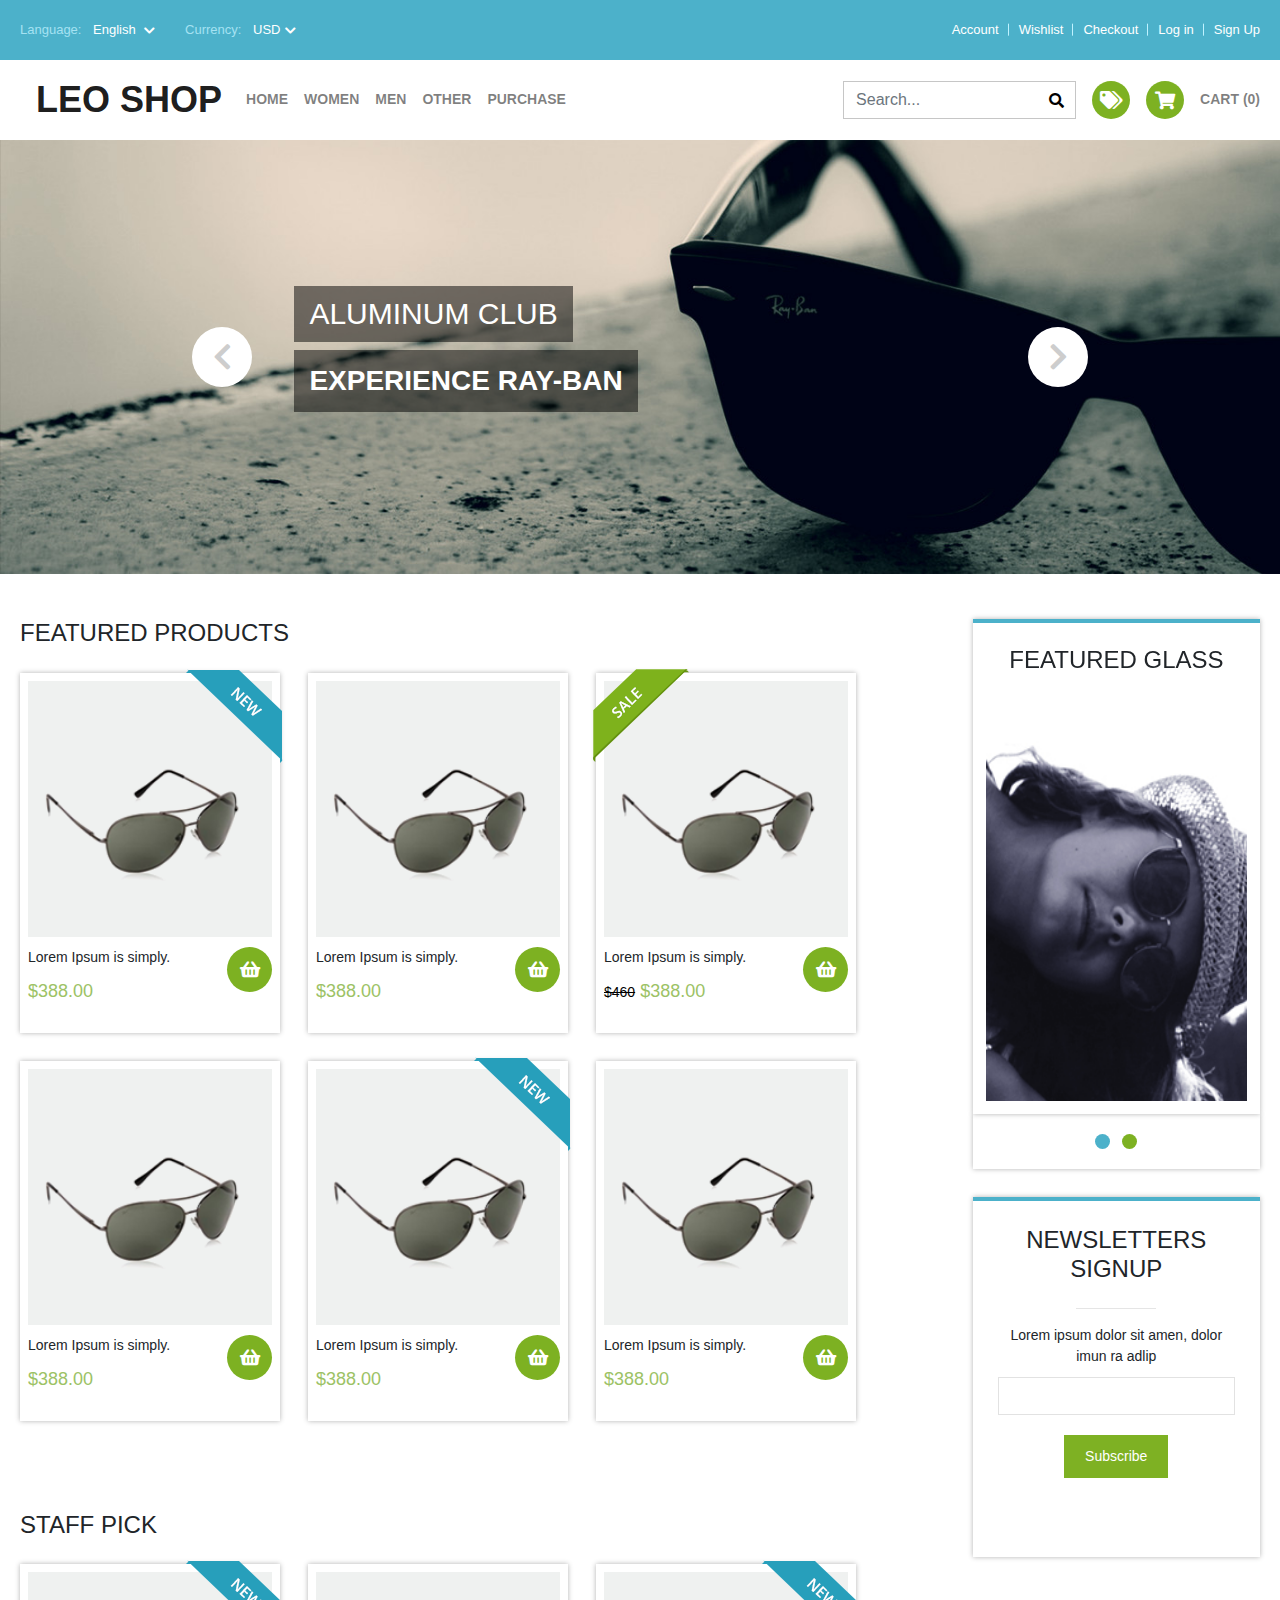
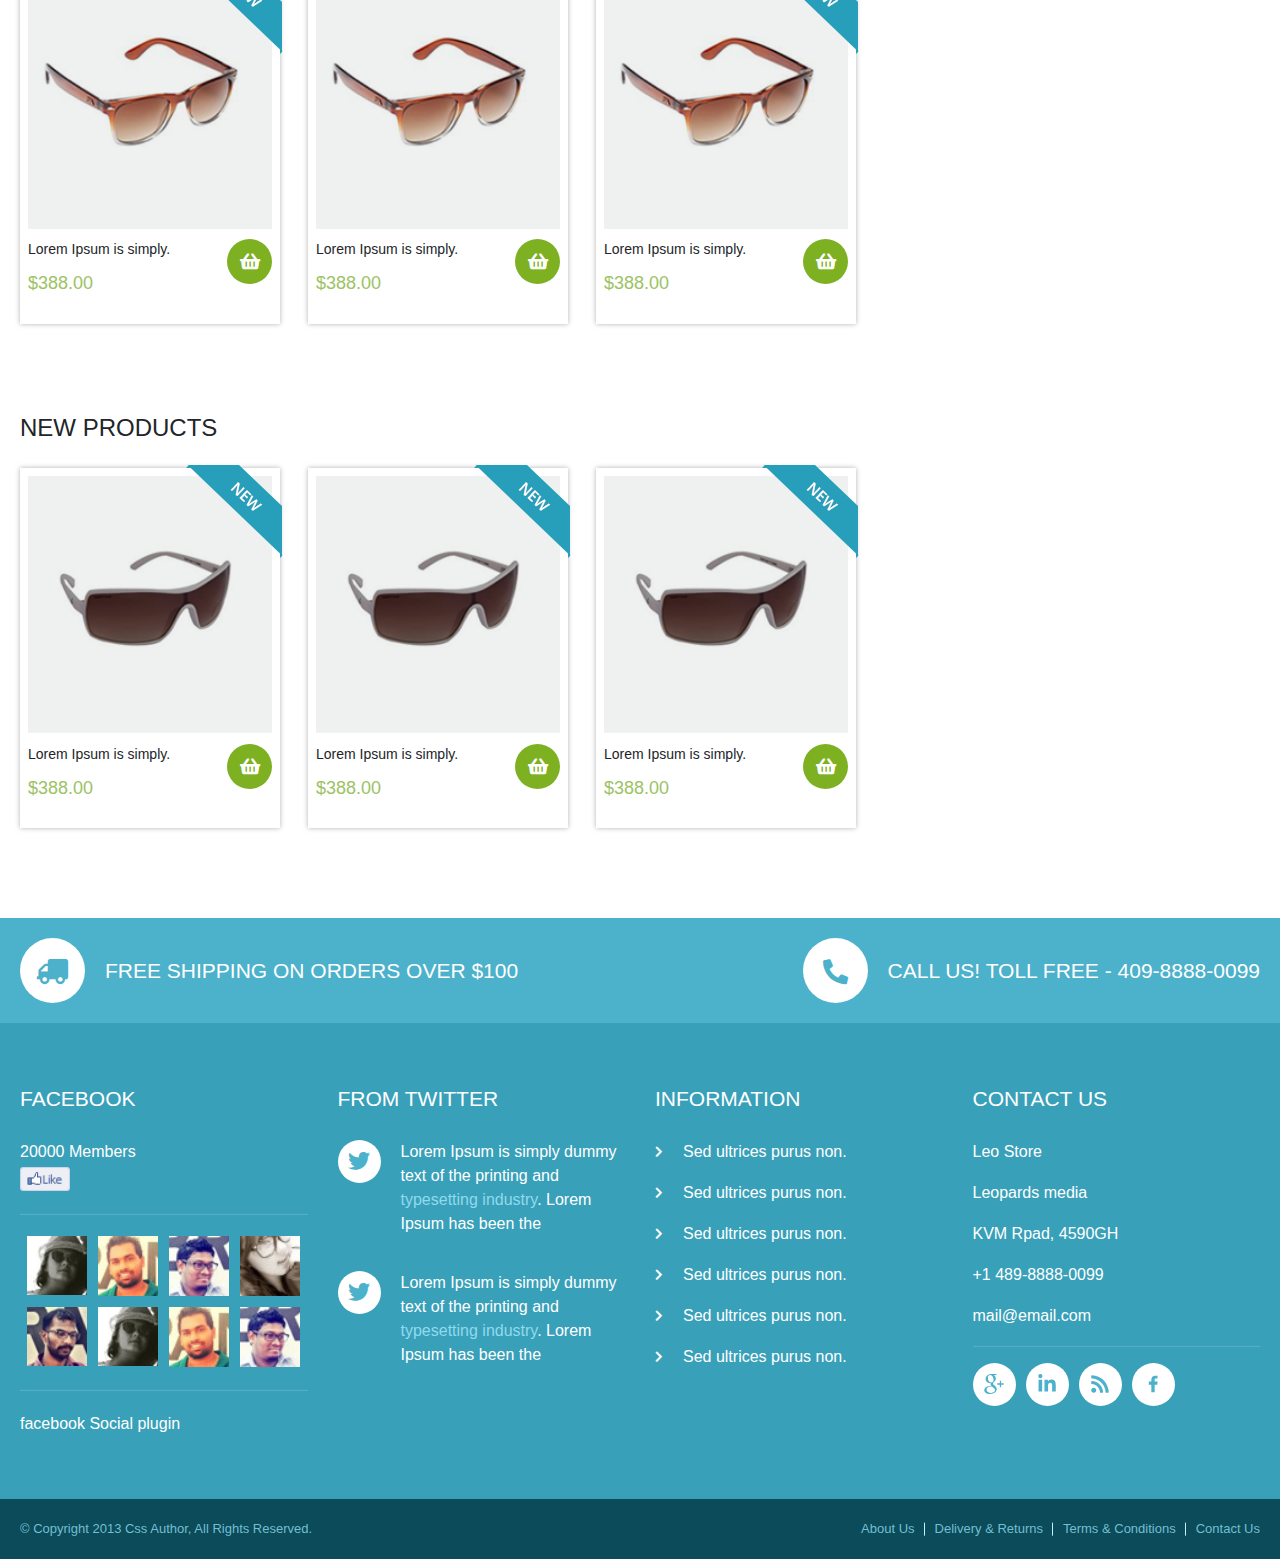
<file: glasses-shop/index.html>
<!DOCTYPE htmls>
<html lang="en">
  <head>
    <meta charset="UTF-8"/>
    <meta name="viewport" content="width=device-width, initial-scale=1.0"/>
    <meta http-equiv="X-UA-Compatible" content="ie=edge"/>
    <title>Glass Shop</title>
    <link rel="stylesheet" type="text/css" href="css/minified/style.min.css"/>
  </head>
<html>
<!-- Спрайты загрузил сюда, так как браузер блокирует загрузку через xlink -->
<xml version="1.0" encoding="utf-8"><svg style="display: none;" xmlns="http://www.w3.org/2000/svg" xmlns:xlink="http://www.w3.org/1999/xlink"><symbol viewBox="0 0 96.828 96.827" id="google-plus-logo" xmlns="http://www.w3.org/2000/svg"><path d="M62.617 0H39.525c-10.29 0-17.413 2.256-23.824 7.552-5.042 4.35-8.051 10.672-8.051 16.912 0 9.614 7.33 19.831 20.913 19.831 1.306 0 2.752-.134 4.028-.253l-.188.457c-.546 1.308-1.063 2.542-1.063 4.468 0 3.75 1.809 6.063 3.558 8.298l.22.283-.391.027c-5.609.384-16.049 1.1-23.675 5.787-9.007 5.355-9.707 13.145-9.707 15.404 0 8.988 8.376 18.06 27.09 18.06 21.76 0 33.146-12.005 33.146-23.863.002-8.771-5.141-13.101-10.6-17.698l-4.605-3.582c-1.423-1.179-3.195-2.646-3.195-5.364 0-2.672 1.772-4.436 3.336-5.992l.163-.165c4.973-3.917 10.609-8.358 10.609-17.964 0-9.658-6.035-14.649-8.937-17.048h7.663a.488.488 0 0 0 .266-.077l6.601-4.15A.5.5 0 0 0 62.617 0zM34.614 91.535c-13.264 0-22.176-6.195-22.176-15.416 0-6.021 3.645-10.396 10.824-12.997 5.749-1.935 13.17-2.031 13.244-2.031 1.257 0 1.889 0 2.893.126 9.281 6.605 13.743 10.073 13.743 16.678-.001 8.414-7.101 13.64-18.528 13.64zm-.125-50.779c-11.132 0-15.752-14.633-15.752-22.468 0-3.984.906-7.042 2.77-9.351 2.023-2.531 5.487-4.166 8.825-4.166 10.221 0 15.873 13.738 15.873 23.233 0 1.498 0 6.055-3.148 9.22-2.117 2.113-5.56 3.532-8.568 3.532zm60.493 4.467H82.814V33.098a.5.5 0 0 0-.5-.5H77.08a.5.5 0 0 0-.5.5v12.125H64.473a.5.5 0 0 0-.5.5v5.304a.5.5 0 0 0 .5.5H76.58V63.73a.5.5 0 0 0 .5.5h5.234c.275 0 .5-.225.5-.5V51.525h12.168a.5.5 0 0 0 .5-.5v-5.302c0-.277-.223-.5-.5-.5z"/></symbol><symbol viewBox="0 0 24 24" id="icons8-facebook-f" xmlns="http://www.w3.org/2000/svg"><path d="M17.525 9H14V7c0-1.032.084-1.682 1.563-1.682h1.868v-3.18A26.065 26.065 0 0 0 14.693 2C11.98 2 10 3.657 10 6.699V9H7v4l3-.001V22h4v-9.003l3.066-.001L17.525 9z"/></symbol><symbol class="csvg-inline--fa cfa-linkedin-in cfa-w-14" viewBox="0 0 448 512" id="linkedin-in-brands" xmlns="http://www.w3.org/2000/svg"><path d="M100.3 448H7.4V148.9h92.9V448zM53.8 108.1C24.1 108.1 0 83.5 0 53.8S24.1 0 53.8 0s53.8 24.1 53.8 53.8-24.1 54.3-53.8 54.3zM448 448h-92.7V302.4c0-34.7-.7-79.2-48.3-79.2-48.3 0-55.7 37.7-55.7 76.7V448h-92.8V148.9h89.1v40.8h1.3c12.4-23.5 42.7-48.3 87.9-48.3 94 0 111.3 61.9 111.3 142.3V448h-.1z"/></symbol><symbol class="dsvg-inline--fa dfa-rss dfa-w-14" viewBox="0 0 448 512" id="rss-solid" xmlns="http://www.w3.org/2000/svg"><path d="M128.081 415.959c0 35.369-28.672 64.041-64.041 64.041S0 451.328 0 415.959s28.672-64.041 64.041-64.041 64.04 28.673 64.04 64.041zm175.66 47.25c-8.354-154.6-132.185-278.587-286.95-286.95C7.656 175.765 0 183.105 0 192.253v48.069c0 8.415 6.49 15.472 14.887 16.018 111.832 7.284 201.473 96.702 208.772 208.772.547 8.397 7.604 14.887 16.018 14.887h48.069c9.149.001 16.489-7.655 15.995-16.79zm144.249.288C439.596 229.677 251.465 40.445 16.503 32.01 7.473 31.686 0 38.981 0 48.016v48.068c0 8.625 6.835 15.645 15.453 15.999 191.179 7.839 344.627 161.316 352.465 352.465.353 8.618 7.373 15.453 15.999 15.453h48.068c9.034-.001 16.329-7.474 16.005-16.504z"/></symbol></svg>

<body>
<header>
  
 <body>
  <div class="header-functions">
    <div class="container">
      <div class="row">
        <div class="col-md-6">
          <div class="header-functions__left">
            <ul class="list">
              <li class="list__item list__item_color-grey">Language:
                <div class="select" tabindex="1">
                  <select class="select__selections">
                    <option class="select__selection" selected="selected">English
                    </option>
                    <option class="select__selection">Russian
                    </option>
                    <option class="select__selection">German
                    </option>
                  </select>
                </div>
              </li>
              <li class="list__item list__item_color-grey header-functions__item">Currency:
                <div class="select" tabindex="2">
                  <select class="select__selections">
                    <option class="select__selection" selected="selected">USD
                    </option>
                    <option class="select__selection">EUR
                    </option>
                    <option class="select__selection">RUB
                    </option>
                  </select>
                </div>
              </li>
            </ul>
          </div>
        </div>
        <div class="col-md-6 mt-3 mt-md-0">
          <div class="header-functions__right">
            <ul class="list">
              <li class="list__item list__item_color-grey"><a class="list__link list__link_right-divider" href="#">Account</a>
              </li>
              <li class="list__item list__item_color-grey"><a class="list__link list__link_right-divider" href="#">Wishlist</a>
              </li>
              <li class="list__item list__item_color-grey"><a class="list__link list__link_right-divider" href="#">Checkout</a>
              </li>
              <li class="list__item list__item_color-grey"><a class="list__link list__link_right-divider" href="#">Log in</a>
              </li>
              <li class="list__item list__item_color-grey"><a class="list__link" href="#">Sign Up</a>
              </li>
            </ul>
          </div>
        </div>
      </div>
    </div>
  </div>
  <div class="container">
    <div class="row">
      <div class="col-12">
        <nav class="nav navbar navbar-expand-lg navbar-light" role="navigation"><a class="nav__logo navbar-brand" href="#">LEO SHOP</a>
          <div class="navbar-header">
            <button class="nav__toggler navbar-toggler" type="button" data-toggle="collapse" data-target="#nav-collapse" aria-controls="navbarSupportedContent" aria-expanded="false" aria-label="Toggle navigation"><span class="navbar-toggler-icon"></span>
            </button>
          </div>
          <div class="collapse navbar-collapse" id="nav-collapse">
            <ul class="nav__nav navbar-nav">
              <li class="nav__item nav-item"><a class="nav__link nav-link" href="index.html">Home</a>
              </li>
              <li class="nav__item nav-item"><a class="nav__link nav-link" href="about.html">Women</a>
              </li>
              <li class="nav__item nav-item"><a class="nav__link nav-link" href="contact.html">Men</a>
              </li>
              <li class="nav__item nav-item"><a class="nav__link nav-link" href="contact.html">Other</a>
              </li>
              <li class="nav__item nav-item"><a class="nav__link nav-link" href="contact.html">Purchase</a>
              </li>
            </ul>
            <form class="nav__form form form-inline ml-auto my-2 my-lg-0">
              <div class="nav__input-container"><input class="nav__input form-control mr-sm-2" type="search" placeholder="Search..." aria-label="Search"/>
              </div>
            </form>
            <ul class="nav__nav navbar-nav">
              <li class="nav__item nav-item"><a class="nav__link nav-link" href="#"><i class="icon icon_label"></i></a>
              </li>
              <li class="nav__item nav-item"><a class="nav__link nav-link" href="#"><i class="icon icon_cart"></i></a>
              </li>
              <li class="nav__item nav-item"><a class="nav__link nav__link_padding nav-link" href="#">
                Cart <span class='nav__in-cart'>(0)</span>
                </a>
              </li>
            </ul>
          </div>
        </nav>
      </div>
    </div>
  </div>
  <div class="main-slider">
    <div class="main-slider__item"><a href="#"><img class="main-slider__img" src="media/img/banner1.jpg" alt="" role="presentation"/></a><a href="#">
        <div class="main-slider__desc">
          <h2 class="main-slider__title">ALUMINUM CLUB
          </h2>
          <p class="main-slider__subtitle">Experience Ray-Ban
          </p>
        </div></a>
    </div>
    <div class="main-slider__item"><a href="#"><img class="main-slider__img" src="media/img/banner1.jpg" alt="" role="presentation"/></a><a href="#">
        <div class="main-slider__desc">
          <h2 class="main-slider__title">ALUMINUM CLUB
          </h2>
          <p class="main-slider__subtitle">Experience Ray-Ban
          </p>
        </div></a>
    </div>
    <div class="main-slider__item"><a href="#"><img class="main-slider__img" src="media/img/banner1.jpg" alt="" role="presentation"/></a><a href="#">
        <div class="main-slider__desc">
          <h2 class="main-slider__title">ALUMINUM CLUB
          </h2>
          <p class="main-slider__subtitle">Experience Ray-Ban
          </p>
        </div></a>
    </div>
  </div>
</header>
<div class="container">
  <div class="row">
    <div class="col-lg-9 order-2 order-lg-1">
      <main class="goods" role="main">
        <h2 class="h2-title goods__title">Featured Products</h2>
        <ul class="goods__cards">
          <div class="card-item goods__card">
            <div class="card-item__top"><img class="card-item__new" src="media/icons/new.png" alt="Card image cap" title=""/><img class="card-item__img" src="media/img/good1.png" alt="Card image cap" title=""/>
            </div>
            <div class="card-item__content">
              <div class="card-item__desc">
                <p class="card-item__title">Lorem Ipsum is simply.
                </p>
                <p class="card-item__price">$388.00
                </p>
              </div><a class="card-item__link" href=""><i class="icon icon_basket icon_big"></i></a>
            </div>
          </div>
          <div class="card-item goods__card">
            <div class="card-item__top"><img class="card-item__img" src="media/img/good1.png" alt="Card image cap" title=""/>
            </div>
            <div class="card-item__content">
              <div class="card-item__desc">
                <p class="card-item__title">Lorem Ipsum is simply.
                </p>
                <p class="card-item__price">$388.00
                </p>
              </div><a class="card-item__link" href=""><i class="icon icon_basket icon_big"></i></a>
            </div>
          </div>
          <div class="card-item goods__card">
            <div class="card-item__top"><img class="card-item__sale" src="media/icons/sale.png" alt="Card image cap" title=""/><img class="card-item__img" src="media/img/good1.png" alt="Card image cap" title=""/>
            </div>
            <div class="card-item__content">
              <div class="card-item__desc">
                <p class="card-item__title">Lorem Ipsum is simply.
                </p>
                <p class="card-item__price">
                  <span class='card-item__prev-price'>$460</span>
                  $388.00
                </p>
              </div><a class="card-item__link" href=""><i class="icon icon_basket icon_big"></i></a>
            </div>
          </div>
          <div class="card-item goods__card">
            <div class="card-item__top"><img class="card-item__img" src="media/img/good1.png" alt="Card image cap" title=""/>
            </div>
            <div class="card-item__content">
              <div class="card-item__desc">
                <p class="card-item__title">Lorem Ipsum is simply.
                </p>
                <p class="card-item__price">$388.00
                </p>
              </div><a class="card-item__link" href=""><i class="icon icon_basket icon_big"></i></a>
            </div>
          </div>
          <div class="card-item goods__card">
            <div class="card-item__top"><img class="card-item__new" src="media/icons/new.png" alt="Card image cap" title=""/><img class="card-item__img" src="media/img/good1.png" alt="Card image cap" title=""/>
            </div>
            <div class="card-item__content">
              <div class="card-item__desc">
                <p class="card-item__title">Lorem Ipsum is simply.
                </p>
                <p class="card-item__price">$388.00
                </p>
              </div><a class="card-item__link" href=""><i class="icon icon_basket icon_big"></i></a>
            </div>
          </div>
          <div class="card-item goods__card">
            <div class="card-item__top"><img class="card-item__img" src="media/img/good1.png" alt="Card image cap" title=""/>
            </div>
            <div class="card-item__content">
              <div class="card-item__desc">
                <p class="card-item__title">Lorem Ipsum is simply.
                </p>
                <p class="card-item__price">$388.00
                </p>
              </div><a class="card-item__link" href=""><i class="icon icon_basket icon_big"></i></a>
            </div>
          </div>
        </ul>
        <h2 class="h2-title goods__title">Staff Pick</h2>
        <ul class="goods__cards">  
          <div class="card-item goods__card">
            <div class="card-item__top"><img class="card-item__new" src="media/icons/new.png" alt="Card image cap" title=""/><img class="card-item__img" src="media/img/good2.png" alt="Card image cap" title=""/>
            </div>
            <div class="card-item__content">
              <div class="card-item__desc">
                <p class="card-item__title">Lorem Ipsum is simply.
                </p>
                <p class="card-item__price">$388.00
                </p>
              </div><a class="card-item__link" href=""><i class="icon icon_basket icon_big"></i></a>
            </div>
          </div>
          <div class="card-item goods__card">
            <div class="card-item__top"><img class="card-item__img" src="media/img/good2.png" alt="Card image cap" title=""/>
            </div>
            <div class="card-item__content">
              <div class="card-item__desc">
                <p class="card-item__title">Lorem Ipsum is simply.
                </p>
                <p class="card-item__price">$388.00
                </p>
              </div><a class="card-item__link" href=""><i class="icon icon_basket icon_big"></i></a>
            </div>
          </div>
          <div class="card-item goods__card">
            <div class="card-item__top"><img class="card-item__new" src="media/icons/new.png" alt="Card image cap" title=""/><img class="card-item__img" src="media/img/good2.png" alt="Card image cap" title=""/>
            </div>
            <div class="card-item__content">
              <div class="card-item__desc">
                <p class="card-item__title">Lorem Ipsum is simply.
                </p>
                <p class="card-item__price">$388.00
                </p>
              </div><a class="card-item__link" href=""><i class="icon icon_basket icon_big"></i></a>
            </div>
          </div>
        </ul>
        <h2 class="h2-title goods__title">New Products</h2>
        <ul class="goods__cards"> 
          <div class="card-item goods__card">
            <div class="card-item__top"><img class="card-item__new" src="media/icons/new.png" alt="Card image cap" title=""/><img class="card-item__img" src="media/img/good3.png" alt="Card image cap" title=""/>
            </div>
            <div class="card-item__content">
              <div class="card-item__desc">
                <p class="card-item__title">Lorem Ipsum is simply.
                </p>
                <p class="card-item__price">$388.00
                </p>
              </div><a class="card-item__link" href=""><i class="icon icon_basket icon_big"></i></a>
            </div>
          </div>
          <div class="card-item goods__card">
            <div class="card-item__top"><img class="card-item__new" src="media/icons/new.png" alt="Card image cap" title=""/><img class="card-item__img" src="media/img/good3.png" alt="Card image cap" title=""/>
            </div>
            <div class="card-item__content">
              <div class="card-item__desc">
                <p class="card-item__title">Lorem Ipsum is simply.
                </p>
                <p class="card-item__price">$388.00
                </p>
              </div><a class="card-item__link" href=""><i class="icon icon_basket icon_big"></i></a>
            </div>
          </div>
          <div class="card-item goods__card">
            <div class="card-item__top"><img class="card-item__new" src="media/icons/new.png" alt="Card image cap" title=""/><img class="card-item__img" src="media/img/good3.png" alt="Card image cap" title=""/>
            </div>
            <div class="card-item__content">
              <div class="card-item__desc">
                <p class="card-item__title">Lorem Ipsum is simply.
                </p>
                <p class="card-item__price">$388.00
                </p>
              </div><a class="card-item__link" href=""><i class="icon icon_basket icon_big"></i></a>
            </div>
          </div>
        </ul>
      </main>
    </div>
    <div class="col-lg-3 order-1 order-lg-2">
      <aside class="aside">
        <div class="features-slides">
          <div class="features-slides__slider">
            <div class="features-slides__slide">
              <h2 class="features-slides__title h2-title">Featured Glass
              </h2><img class="features-slides__img" src="media/img/featured1.png" alt="Card image cap" title=""/>
            </div>
            <div class="features-slides__slide">
              <h2 class="features-slides__title h2-title">Featured Glass
              </h2><img class="features-slides__img" src="media/img/featured1.png" alt="Card image cap" title=""/>
            </div>
          </div>
          <div class="features-slides__nav">
          </div>
        </div>
        <div class="card-item card-item_width card-item_padding card-item_border-top aside__card">
          <h2 class="card-item__top-title h2-title">newsletters signup
          </h2><hr class="card-item__divider"/>
          <div class="card-item__desc">
            <p class="card-item__title card-item__title_text-center">Lorem ipsum dolor sit amen, dolor imun ra adlip 
            </p>
          </div><input class="card-item__input form-control" type="text" placeholder="" aria-label="" aria-describedby="basic-addon1"/>
          <button class="btn btn_bg-green card-item__btn" type="button">Subscribe
          </button>
        </div>
      </aside>
    </div>
  </div>
</div>
<section class="promo">
  <div class="container">
    <div class="row">
      <div class="col-md-6">
        <div class="promo__container"><i class="icon icon_bigger icon_bg-white icon_i-lightblue fas fa-truck fa-rotate-180 fa-flip-horizontal"></i>
          <p class="big-text promo__text">Free shipping on orders over $100</p>
        </div>
      </div>
      <div class="col-md-6 mt-3 mt-md-0">
        <div class="promo__container promo__container_flex-end"><i class="icon icon_bigger icon_bg-white icon_i-lightblue fas fa-phone fa-rotate-180 fa-flip-horizontal"></i>
          <p class="big-text promo__text">Call us! Toll free - <a href='tel:409-8888-0099' class='link'>409-8888-0099</a></p>
        </div>
      </div>
    </div>
  </div>
</section>
<footer class="footer">
  <div class="inf">
    <div class="container">
      <div class="row">
        <div class="col-12 col-sm-6 col-lg-3">
          <div class="big-text">Facebook</div>
          <div class="footer__item">
            <p class="small-text">
              <span class='members-count'>20000</span>
              Members
            </p><a href="#"><img class="fc-like" src="media/icons/fc-like.png" alt=""/></a><hr class="footer__divider footer__divider_top"/>
            <ul class="small-gallery">
              <li class="small-gallery__item"><a href="#"><img class="small-gallery__img" src="media/img/user1.jpg" alt="" role="presentation"/></a>
              </li>
              <li class="small-gallery__item"><a href="#"><img class="small-gallery__img" src="media/img/user2.jpg" alt="" role="presentation"/></a>
              </li>
              <li class="small-gallery__item"><a href="#"><img class="small-gallery__img" src="media/img/user3.jpg" alt="" role="presentation"/></a>
              </li>
              <li class="small-gallery__item"><a href="#"><img class="small-gallery__img" src="media/img/user4.jpg" alt="" role="presentation"/></a>
              </li>
              <li class="small-gallery__item"><a href="#"><img class="small-gallery__img" src="media/img/user5.jpg" alt="" role="presentation"/></a>
              </li>
              <li class="small-gallery__item"><a href="#"><img class="small-gallery__img" src="media/img/user1.jpg" alt="" role="presentation"/></a>
              </li>
              <li class="small-gallery__item"><a href="#"><img class="small-gallery__img" src="media/img/user2.jpg" alt="" role="presentation"/></a>
              </li>
              <li class="small-gallery__item"><a href="#"><img class="small-gallery__img" src="media/img/user3.jpg" alt="" role="presentation"/></a>
              </li>
            </ul><hr class="footer__divider footer__divider_bottom"/>
            <p class="small-text">facebook Social plugin</p>
          </div>
        </div>
        <div class="col-12 col-sm-6 col-lg-3 mt-5 mt-lg-0">
          <div class="big-text">From twitter</div>
          <div class="footer__item">
            <div class="footer__container"><i class="icon icon_medium icon_bg-white icon_i-lightblue fab fa-twitter"></i>
              <p class="white-text inf__text">Lorem Ipsum is simply dummy text of the printing and <span class='lightblue-text'>typesetting industry</span>. Lorem Ipsum has been the </p>
            </div>
            <div class="footer__container"><i class="icon icon_medium icon_bg-white icon_i-lightblue fab fa-twitter"></i>
              <p class="white-text inf__text">Lorem Ipsum is simply dummy text of the printing and <span class='lightblue-text'>typesetting industry</span>. Lorem Ipsum has been the </p>
            </div>
          </div>
        </div>
        <div class="col-12 col-sm-6 col-lg-3 mt-5 mt-lg-0">
          <div class="big-text">information</div>
          <div class="footer__item">
            <ul class="properties-list">
              <li class="properties-list__item"><i class="properties-list__icon fa fa-chevron-right"></i>
                <p class="white-text inf__text">Sed ultrices purus non.
                </p>
              </li>
              <li class="properties-list__item"><i class="properties-list__icon fa fa-chevron-right"></i>
                <p class="white-text inf__text">Sed ultrices purus non.
                </p>
              </li>
              <li class="properties-list__item"><i class="properties-list__icon fa fa-chevron-right"></i>
                <p class="white-text inf__text">Sed ultrices purus non.
                </p>
              </li>
              <li class="properties-list__item"><i class="properties-list__icon fa fa-chevron-right"></i>
                <p class="white-text inf__text">Sed ultrices purus non.
                </p>
              </li>
              <li class="properties-list__item"><i class="properties-list__icon fa fa-chevron-right"></i>
                <p class="white-text inf__text">Sed ultrices purus non.
                </p>
              </li>
              <li class="properties-list__item"><i class="properties-list__icon fa fa-chevron-right"></i>
                <p class="white-text inf__text">Sed ultrices purus non.
                </p>
              </li>
            </ul>
          </div>
        </div>
        <div class="col-12 col-sm-6 col-lg-3 mt-5 mt-lg-0">
          <div class="big-text">Contact Us</div>
          <div class="footer__item">
            <address>
              <p class="white-text inf__white-text">Leo Store
              </p>
              <p class="white-text inf__white-text">Leopards media
              </p>
              <p class="white-text inf__white-text">KVM Rpad, 4590GH
              </p>
              <p class="white-text inf__white-text"> <a class="link" href="tel:+148988880099">+1 489-8888-0099</a>
              </p>
              <p class="white-text inf__white-text"> <a class="link" href="mailto:mail@email.com">mail@email.com</a>
              </p>
            </address><hr class="footer__divider"/>
            <ul class="socials">
              <li class="socials__item"><a class="icon-link" href="#">
                <svg class="icon-link__icon icon-google-plus-logo">
                  <use href="#google-plus-logo"></use>
                </svg></a>
              </li>
              <li class="socials__item"><a class="icon-link" href="#">
                <svg class="icon-link__icon icon-linkedin-in-brands">
                  <use href="#linkedin-in-brands"></use>
                </svg></a>
              </li>
              <li class="socials__item"><a class="icon-link" href="#">
                <svg class="icon-link__icon icon-rss-solid">
                  <use href="#rss-solid"></use>
                </svg></a>
              </li>
              <li class="socials__item"><a class="icon-link" href="#">
                <svg class="icon-link__icon icon-icons8-facebook-f">
                  <use href="#icons8-facebook-f"></use>
                </svg></a>
              </li>
            </ul>
          </div>
        </div>
      </div>
    </div>
  </div>
  <div class="copyright">
    <div class="container">
      <div class="row">
        <div class="col-lg-6">
          <p class="green-text copyright__text">© Copyright 2013 Css Author, All Rights Reserved.</p>
        </div>
        <div class="col-lg-6">
          <ul class="list copyright__List">
            <li class="list__item copyright__item"><a class="list__link list__link_color-whiteblue list__link_right-divider copyright__link" href="#">About Us</a>
            </li>
            <li class="list__item copyright__item"><a class="list__link list__link_color-whiteblue list__link_right-divider copyright__link" href="#">Delivery & Returns</a>
            </li>
            <li class="list__item copyright__item"><a class="list__link list__link_color-whiteblue list__link_right-divider copyright__link" href="#">Terms & Conditions</a>
            </li>
            <li class="list__item copyright__item"><a class="list__link list__link_color-whiteblue copyright__link" href="#">Contact Us</a>
            </li>
          </ul>
        </div>
      </div>
    </div>
  </div>
</footer>
</body>
<script src="js/plugins/jquery.min.js"></script>
<script src="js/plugins/slick.js"></script>
<link rel="stylesheet" href="css/slick.css"/>
<script src="js/plugins/bootstrap.min.js"></script>
<script defer="defer" src="js/plugins/svgxuse.min.js"></script>
<script src="js/es5/script.js"></script>
</html>
</file>
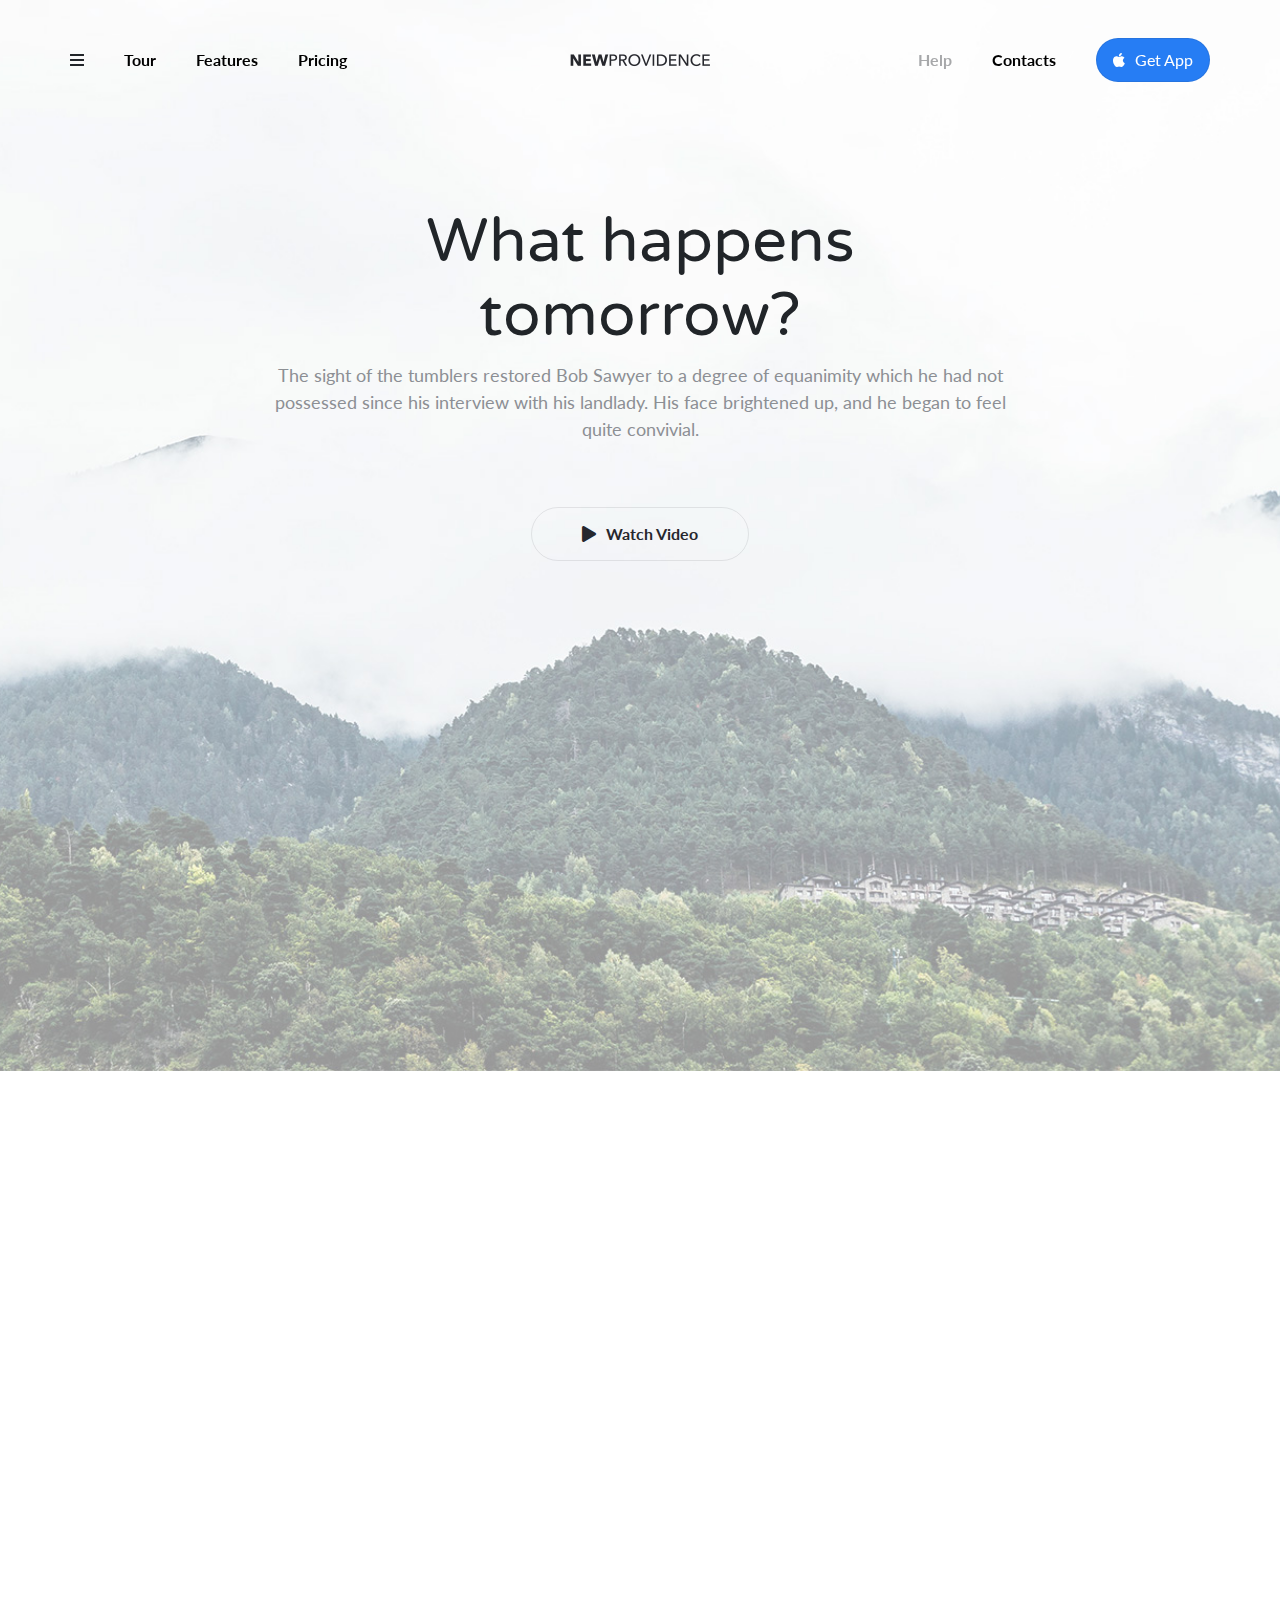
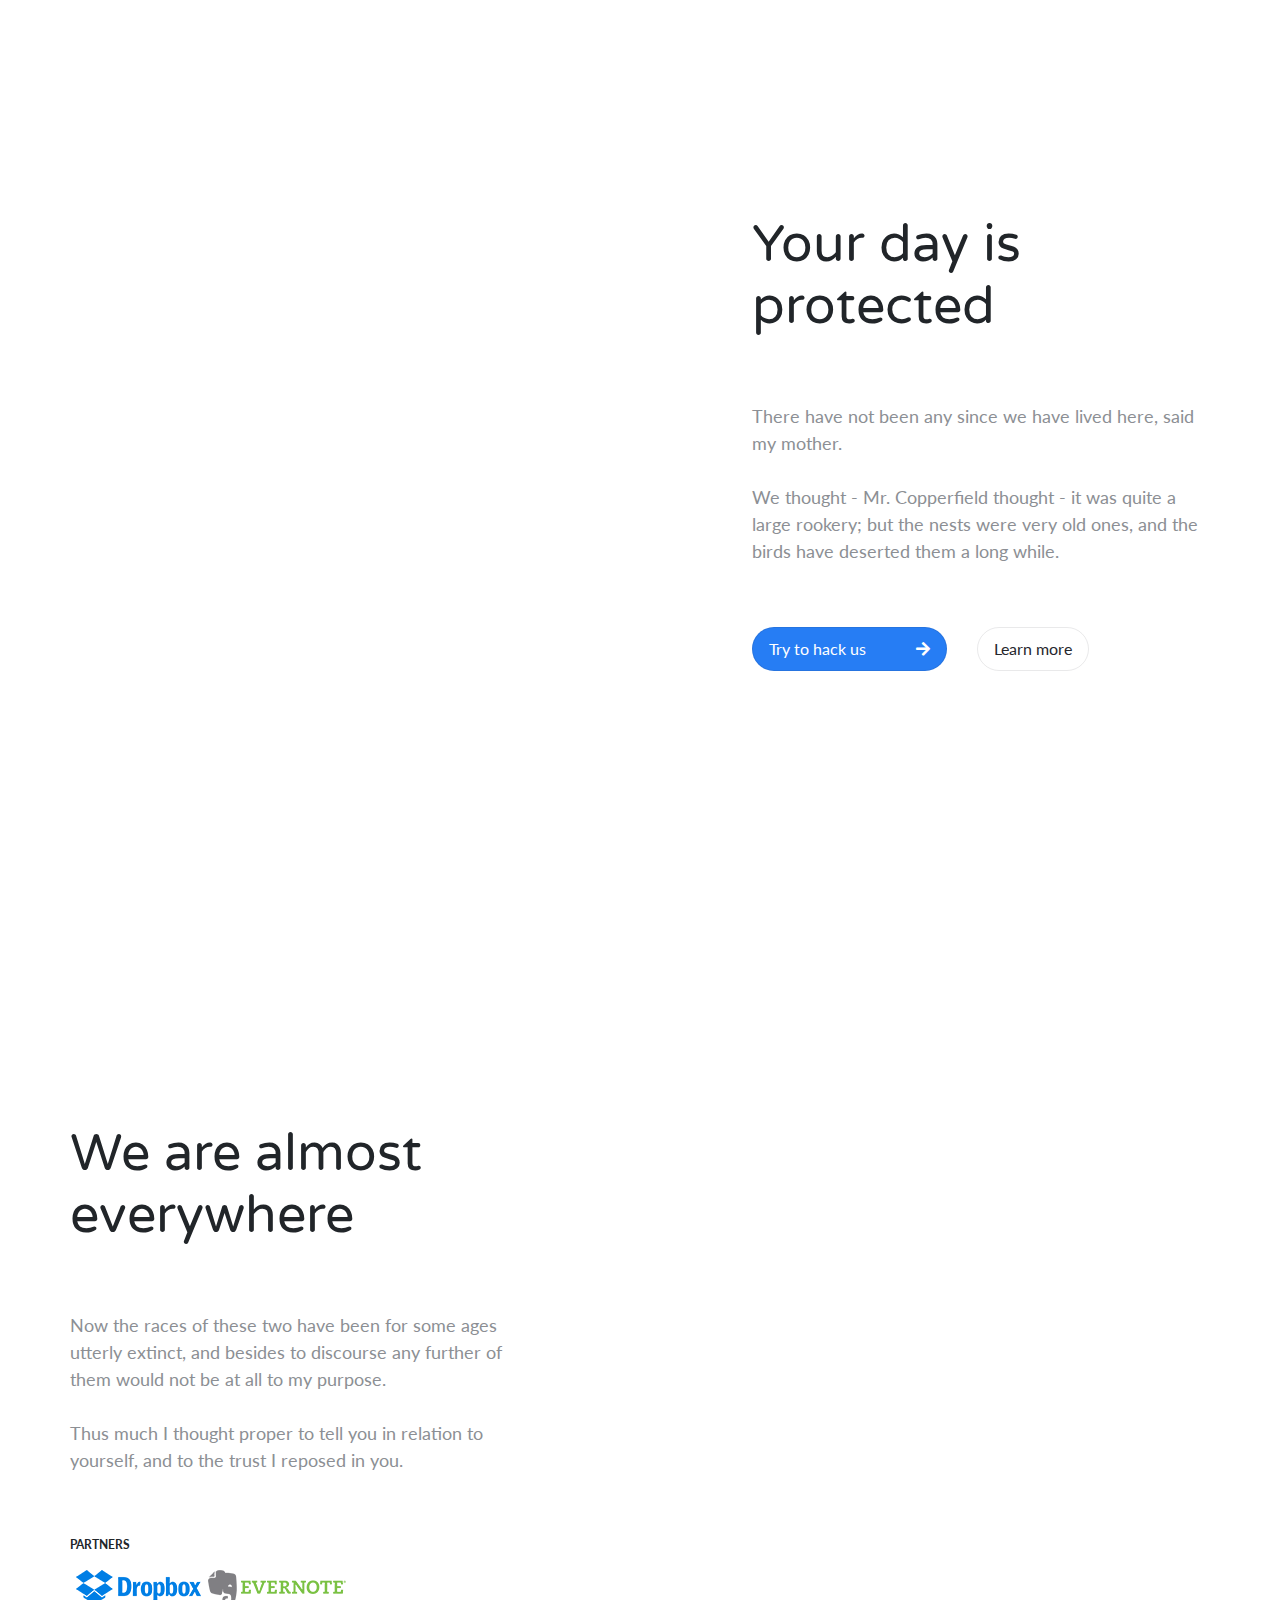
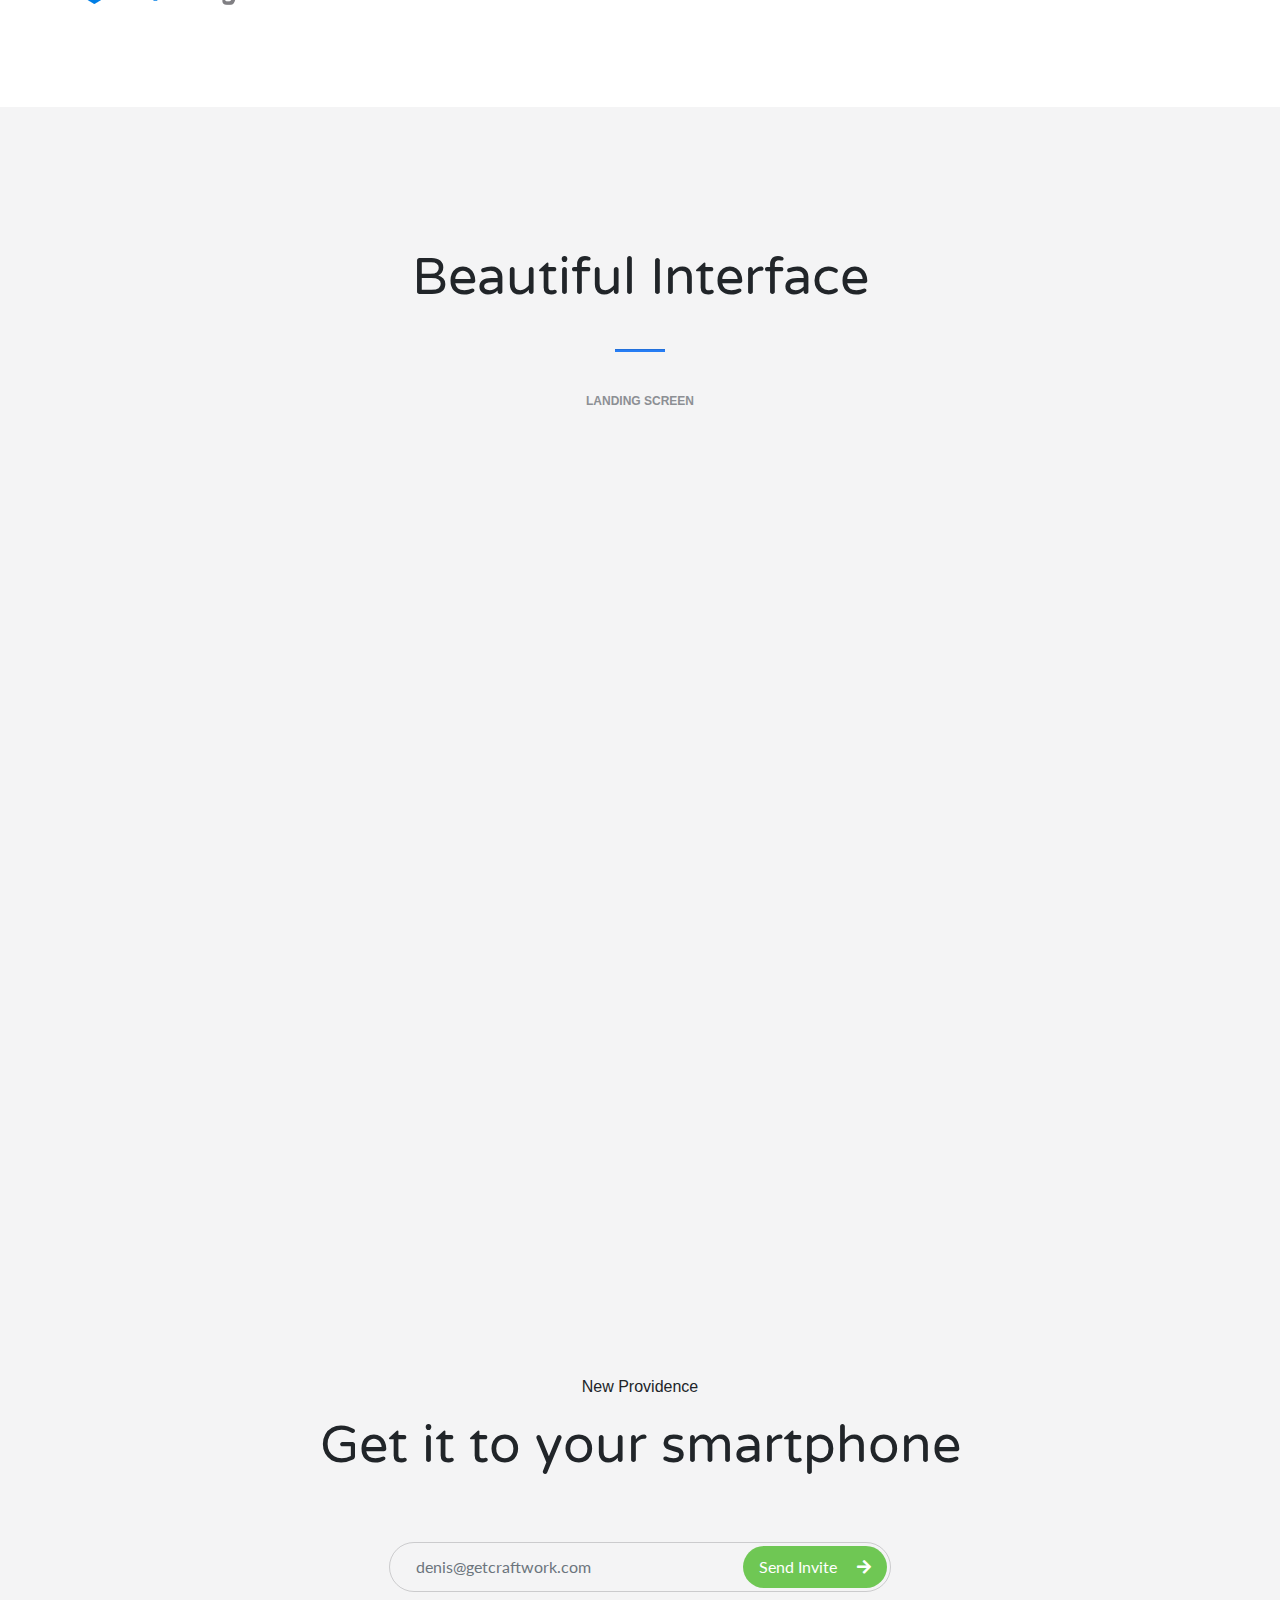
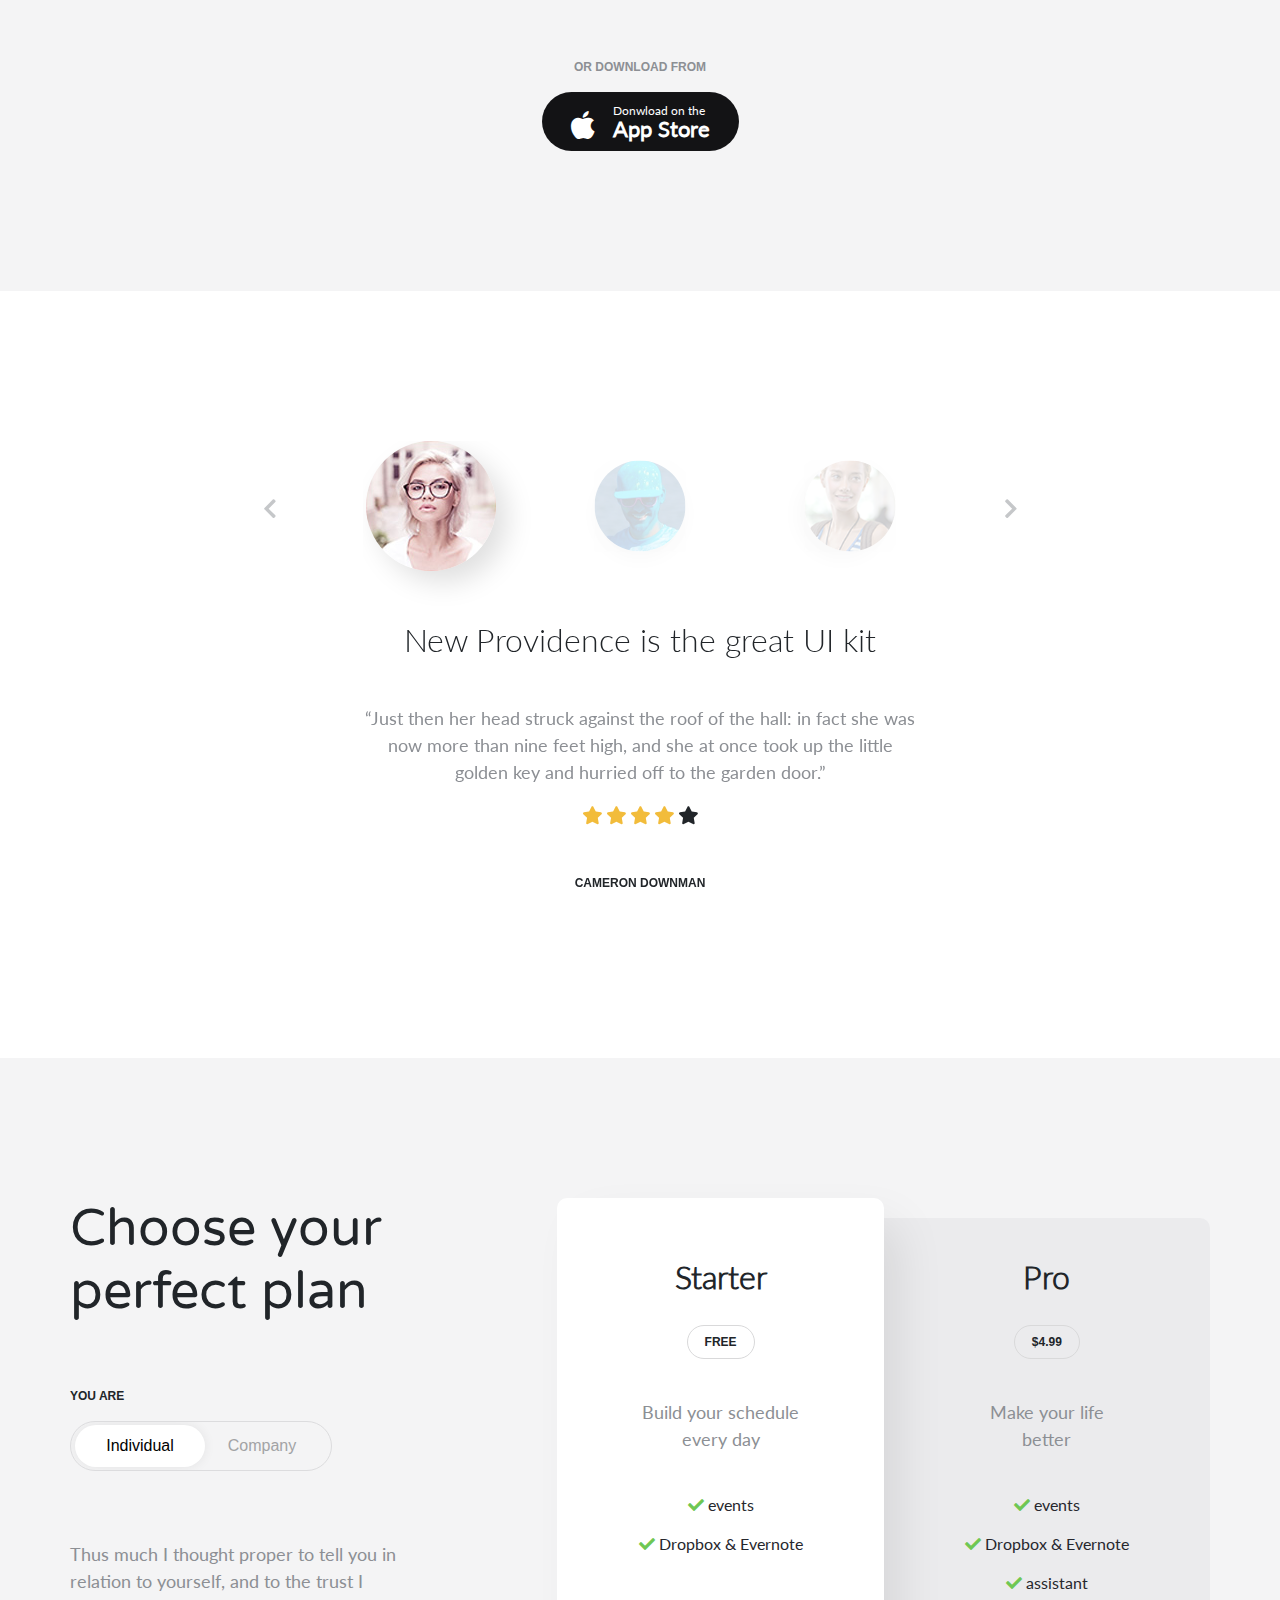
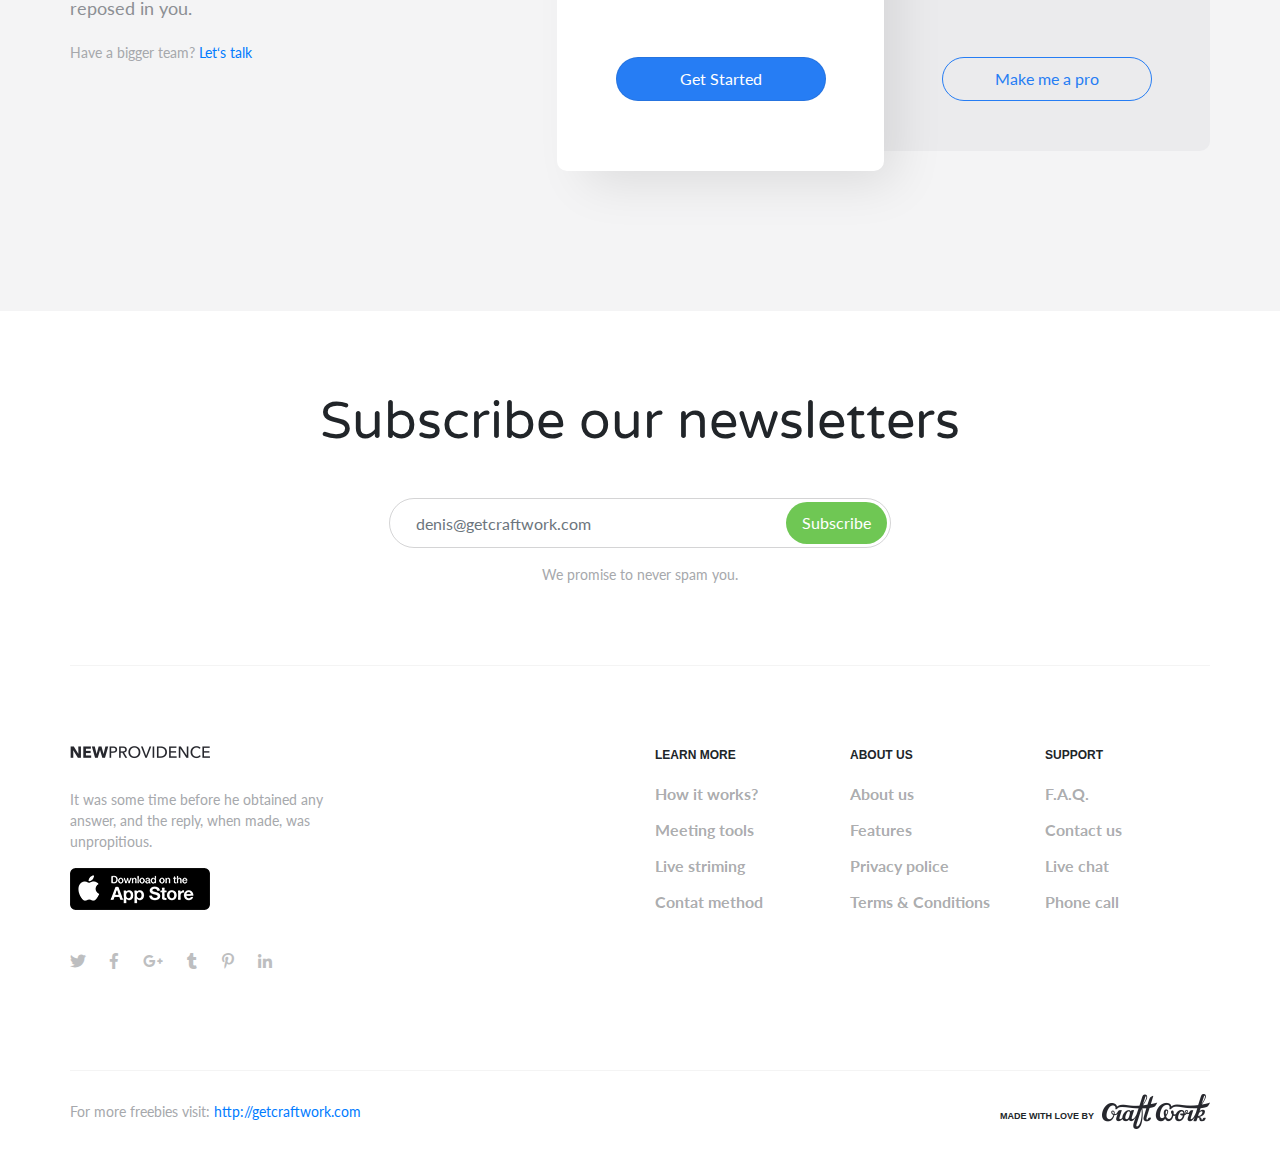
<file: iphone-app/index.html>
<!DOCTYPE htmls>
<html lang="en">
  <head>
    <meta charset="UTF-8"/>
    <meta name="viewport" content="width=device-width, initial-scale=1.0"/>
    <meta http-equiv="X-UA-Compatible" content="ie=edge"/>
    <title>Document</title>
    <link rel="stylesheet" type="text/css" href="css/plugins/animate.min.css"/>
    <link rel="stylesheet" type="text/css" href="css/minified/style.min.css"/>
  </head>
<body>
<header class="navigation">
  <div class="container">
    <div class="row">
      <div class="col-4 d-flex align-items-center justify-content-start">
        <nav>
          <ul class="link-list link-list_l navigation__list">
            <li class="link-list__item navigation__item js-nav-toggler"><i class="fa fa-bars"></i>
            </li>
            <li class="link-list__item link-list__item_mobile-hide navigation__item"><a class="link-list__link navigation__link" href="/">Tour</a>
            </li>
            <li class="link-list__item link-list__item_mobile-hide navigation__item"><a class="link-list__link navigation__link" href="/">Features</a>
            </li>
            <li class="link-list__item link-list__item_mobile-hide navigation__item"><a class="link-list__link navigation__link" href="/">Pricing</a>
            </li>
          </ul>
        </nav>
      </div>
      <div class="col-4 d-flex align-items-center justify-content-center"><a class="logo" href="#"><img class="logo__img" src="media/icons/logo.png" alt="" role="presentation"/></a>
      </div>
      <div class="col-4 d-flex align-items-center justify-content-end">
        <nav>
          <ul class="link-list link-list_r navigation__list">
            <li class="link-list__item link-list__item_mobile-hide navigation__item"><a class="link-list__link link-list__link_grey navigation__link" href="/">Help</a>
            </li>
            <li class="link-list__item link-list__item_mobile-hide navigation__item"><a class="link-list__link navigation__link" href="/">Contacts</a>
            </li>
            <li class="link-list__item link-list__item_mobile-hide navigation__item"><a class="btn btn_blue" href="#"><i class="btn__icon btn__icon_r fab fa-apple"></i><span class="btn__text">Get App</span></a>
            </li>
          </ul>
        </nav>
      </div>
    </div>
  </div>
  <div class="slide-out-menu">
    <div class="l-slide-out-menu-header"><a class="logo" href="#"><img class="logo__img" src="media/icons/logo-white.png" alt="" role="presentation"/></a><i class="fa fa-times js-nav-close"></i>
    </div>
    <ul class="link-list">
      <li class="link-list__item slide-out-menu__item"><a class="link-list__link slide-out-menu__link" href="/">Tour</a>
      </li>
      <li class="link-list__item slide-out-menu__item"><a class="link-list__link slide-out-menu__link" href="/">Features</a>
      </li>
      <li class="link-list__item slide-out-menu__item"><a class="link-list__link slide-out-menu__link" href="/">Pricing</a>
      </li>
      <li class="link-list__item slide-out-menu__item"><a class="link-list__link slide-out-menu__link" href="/">Help</a>
      </li>
      <li class="link-list__item slide-out-menu__item"><a class="link-list__link slide-out-menu__link" href="/">Contacts</a>
      </li>
      <li class="link-list__item slide-out-menu__item"><a class="btn btn_blue" href="#"><i class="btn__icon btn__icon_r fab fa-apple"></i><span class="btn__text">Get App</span></a>
      </li>
    </ul>
    <div class="l-slide-out-menu-footer">
      <div class="more-info">
        <p>Made with love by <a href="#">Craft Work</a></p>
        <p>Developed by <a href="#">Rui Bogas</a></p>
      </div>
      <ul class="socials footer__socials">
        <li class="socials__item"><a class="socials__link"><i class="socials__icon fab fa-twitter"></i></a>
        </li>
        <li class="socials__item"><a class="socials__link"><i class="socials__icon fab fa-facebook-f"></i></a>
        </li>
        <li class="socials__item"><a class="socials__link"><i class="socials__icon fab fa-google-plus-g"></i></a>
        </li>
        <li class="socials__item"><a class="socials__link"><i class="socials__icon fab fa-tumblr"></i></a>
        </li>
        <li class="socials__item"><a class="socials__link"><i class="socials__icon fab fa-pinterest-p"></i></a>
        </li>
        <li class="socials__item"><a class="socials__link"><i class="socials__icon fab fa-linkedin-in"></i></a>
        </li>
      </ul>
    </div>
  </div>
</header>
<section class="header">
  <div class="container">
    <div class="row">
      <div class="col-md-8 offset-md-2 text-center">
        <h1 class="main-title wow fadeInUp">What happens tomorrow?</h1>
        <p class="text wow fadeInUp header__text" data-wow-delay=".2s">The sight of the tumblers restored Bob Sawyer to a degree of equanimity which he had not possessed since his interview with his landlady. His face brightened up, and he began to feel quite convivial.</p><a class="btn btn_lg wow fadeInUp video-btn lightbox mfp-iframe" href="https://vimeo.com/74220509" data-wow-delay=".3s" data-effect="mfp-zoom-in"><i class="btn__icon btn__icon_r fa fa-play"></i><span class="btn__text">Watch Video</span></a><img class="header__img wow fadeInUp" src="media/img/header_iphone.png" data-wow-delay=".4s"/>
      </div>
    </div>
  </div>
  <div class="modal mfp-hide white-popup-block" id="video-popup">
    <p class="modal__close"><a class="popup-modal-dismiss" href="#">×</a>
    </p>
    <iframe class="modal__video mfp-iframe" src="//player.vimeo.com/video/74220509?autoplay=1" frameborder="0" allowfullscreen="">
    </iframe>
  </div>
</section>
<section class="features">
  <div class="container">
    <div class="row">
      <div class="col-lg-6">
        <div class="feature wow fadeInUp animated"><img class="feature__icon" src="media/icons/feature1.png" alt="" role="presentation"/>
          <h4 class="feature__title">Real-time all the time
          </h4>
          <p class="text">
            Thus much I thought proper to tell you in relation to yourself, and to the trust I reposed in you.
            br
            br
            Just then her head struck against the roof of the hall: in fact she was now more than nine feet high, and she at once took up the little golden key and hurried off to the garden door.
          </p>
        </div>
      </div>
      <div class="col-lg-6">
        <div class="feature wow fadeInUp animated"><img class="feature__icon" src="media/icons/feature2.png" alt="" role="presentation"/>
          <h4 class="feature__title">Adopt without any obstacles
          </h4>
          <div class="text">
            This sounded a very good reason, and Alice was quite pleased to know it. 'I never thought of that before!' she said.
            br
            br
            This I have produced as a scantling of Jack’s great eloquence and the force of his reasoning upon such abstruse matters.
          </div>
        </div>
      </div>
    </div>
  </div>
</section>
<section class="security">
  <div class="container">
    <div class="row">
      <div class="col-lg-5 offset-lg-7">
        <h2>Your day is protected</h2>
        <p class="text">
          There have not been any since we have lived here, said my mother.
          <br>
          <br>
          We thought - Mr. Copperfield thought - it was quite a large rookery; but the nests were very old ones, and the birds have deserted them a long while.
        </p>
        <div class="l-btns"><a class="btn btn_blue security__btn" href="#"><span class="btn__text">Try to hack us</span><i class="btn__icon btn__icon_l fa fa-arrow-right"></i></a><a class="btn security__btn" href="#"><span class="btn__text">Learn more</span></a>
        </div>
      </div>
    </div><img class="security__img wow fadeInLeft animated" src="media/img/protected-iphone.png" alt=""/>
  </div>
</section>
<section class="locations">
  <div class="container">
    <div class="row">
      <div class="col-lg-5 offset-lg-l-7">
        <h2>We are almost everywhere</h2>
        <p class="text">
          Now the races of these two have been for some ages utterly extinct, and besides to discourse any further of them would not be at all to my purpose. 
          <br>
          <br>
          Thus much I thought proper to tell you in relation to yourself, and to the trust I reposed in you.
        </p>
        <div class="l-partners">
          <p class="locations__partners">Partners</p><img class="locations__partner" src="media/img/dropbox.png" alt=""/><img class="locations__partner" src="media/img/evernote.png" alt=""/>
        </div>
      </div>
    </div><img class="locations__img wow fadeInRight animated" src="media/img/map.png" alt=""/>
  </div>
</section>
<section class="interface">
  <div class="container">
    <div class="row">
      <div class="col-12 text-center">
        <h2 class="interface__title"> Beautiful Interface</h2>
        <hr/>
        <p class="grey-text">LANDING SCREEN</p>
      </div>
    </div>
  </div>
  <div class="l-images-list wow fadeIn animated">
    <ul class="images-list">
      <li class="images-list__item images-list__item_aside"><img class="images-list__img" src="media/img/img-1.png" alt="" role="presentation"/>
      </li>
      <li class="images-list__item images-list__item_aside"><img class="images-list__img" src="media/img/img-2.png" alt="" role="presentation"/>
      </li>
      <li class="images-list__item images-list__item_shadow"><img class="images-list__img" src="media/img/main-img.png" alt="" role="presentation"/>
      </li>
      <li class="images-list__item images-list__item_aside"><img class="images-list__img" src="media/img/img-3.png" alt="" role="presentation"/>
      </li>
      <li class="images-list__item images-list__item_aside"><img class="images-list__img" src="media/img/img-4.png" alt="" role="presentation"/>
      </li>
    </ul>
  </div>
</section>
<section class="invite">
  <div class="container">
    <div class="row">
      <div class="col-md-12 text-center">
        <p class="invite__subtitle"><span class='bold'>New</span> Providence</p>
        <h2>Get it to your smartphone</h2>
        <form class="form">
          <div class="form__group form-group"><input class="form__input form-control" type="email" aria-describedby="emailHelp" placeholder="denis@getcraftwork.com" id="email"/><a class="btn btn_green form__btn" href="#"><span class="btn__text">Send Invite</span><i class="btn__icon btn__icon_l-sm fa fa-arrow-right"></i></a>
          </div>
        </form>
        <div class="l-download">
          <p class="grey-text">OR DOWNLOAD FROM</p><a class="btn btn_dark" href="#"><i class="btn__icon btn__icon_r fab fa-apple"></i><span class="btn__text">
          Donwload on the
          <br>
          <b>App Store</b></span></a>
        </div>
      </div>
    </div>
  </div>
</section>
<section class="reviews">
  <div class="container">
    <div class="row">
      <div class="col-lg-6 offset-lg-3">
        <div class="review-carousel carousel slide" id="review-carousel" data-ride="carousel">
          <div class="review-carousel__container carousel-inner">
            <ol class="review-carousel__indicators carousel-indicators">
              <li class="review-carousel__indicator active" data-target="#review-carousel" data-slide-to="0"><img class="review-carousel__img review-carousel__img_shadow-r d-block" src="media/img/user1.jpg" alt="" role="presentation"/>
              </li>
              <li class="review-carousel__indicator" data-target="#review-carousel" data-slide-to="1"><img class="review-carousel__img review-carousel__img_shadow-b d-block" src="media/img/user2.jpg" alt="" role="presentation"/>
              </li>
              <li class="review-carousel__indicator" data-target="#review-carousel" data-slide-to="2"><img class="review-carousel__img review-carousel__img_shadow-l d-block" src="media/img/user3.jpg" alt="" role="presentation"/>
              </li>
            </ol>
            <div class="review-carousel__review carousel-item active">
              <h3>New Providence is the great UI kit </h3>
              <p class="text">“Just then her head struck against the roof of the hall: in fact she was now more than nine feet high, and she at once took up the little golden key and hurried off to the garden door.”</p>
              <div class="l-rating"><i class="review-carousel__icon fa fa-star gold-star"></i><i class="review-carousel__icon fa fa-star gold-star"></i><i class="review-carousel__icon fa fa-star gold-star"></i><i class="review-carousel__icon fa fa-star gold-star"></i><i class="review-carousel__icon fa fa-star"></i>
              </div>
              <p class="bold-dark-text review-carousel__bold-dark-text">CAMERON DOWNMAN</p>
            </div>
            <div class="review-carousel__review carousel-item">
              <h3>New Providence is the great UI kit </h3>
              <p class="text">“Just then her head struck against the roof of the hall: in fact she was now more than nine feet high, and she at once took up the little golden key and hurried off to the garden door.”</p>
              <div class="l-rating"><i class="review-carousel__icon fa fa-star gold-star"></i><i class="review-carousel__icon fa fa-star gold-star"></i><i class="review-carousel__icon fa fa-star gold-star"></i><i class="review-carousel__icon fa fa-star gold-star"></i><i class="review-carousel__icon fa fa-star"></i>
              </div>
              <p class="bold-dark-text review-carousel__bold-dark-text">CAMERON DOWNMAN</p>
            </div>
            <div class="review-carousel__review carousel-item">
              <h3>New Providence is the great UI kit </h3>
              <p class="text">“Just then her head struck against the roof of the hall: in fact she was now more than nine feet high, and she at once took up the little golden key and hurried off to the garden door.”</p>
              <div class="l-rating"><i class="review-carousel__icon fa fa-star gold-star"></i><i class="review-carousel__icon fa fa-star gold-star"></i><i class="review-carousel__icon fa fa-star gold-star"></i><i class="review-carousel__icon fa fa-star"></i><i class="review-carousel__icon fa fa-star"></i>
              </div>
              <p class="bold-dark-text review-carousel__bold-dark-text">CAMERON DOWNMAN</p>
            </div>
          </div><a class="review-carousel__prev-container carousel-control-prev" href="#review-carousel" role="button" data-slide="prev"><i class="review-carousel__prev fa fa-chevron-left"></i></a><a class="review-carousel__next-container carousel-control-next" href="#review-carousel" role="button" data-slide="next"><i class="review-carousel__next fa fa-chevron-right"></i></a>
        </div>
      </div>
    </div>
  </div>
</section>
<section class="plan">  
  <div class="container">
    <div class="row">
      <div class="col-lg-4">
        <h2>Choose your perfect plan</h2>
        <p class="bold-dark-text">You are</p>
        <div class="tabs-toggler">
          <div class="tabs-toggler__tab tabs-toggler__tab_active" data-plan="individual">Individual
          </div>
          <div class="tabs-toggler__tab" data-plan="company">Company
          </div>
          <div class="tabs-toggler__switcher">
          </div>
        </div>
        <p class="text plan__text">Thus much I thought proper to tell you in relation to yourself, and to the trust I reposed in you.</p>
        <p class="small-grey-text plan__small-grey-text">Have a bigger team? <a href="#">Let‘s talk</a></p>
      </div>
      <div class="col-lg-7 offset-lg-1 mt-5 mt-lg-0">
        <div class="cards cards_active" id="individual">
          <div class="cards__card-container cards__card-container_highlighted cards__card-container_active">
            <div class="cards__card">
              <h3 class="cards__title">Starter
              </h3>
              <div class="cards__price"> <span class="bold-dark-text">FREE</span>
              </div>
              <div class="cards__desc">
                <p class="text">
                  Build your schedule <br>
                  every day
                </p>
              </div>
              <ul class="cards__features">
                <li class="cards__item"><i class="cards__icon fa fa-check"> </i>
                  <Unlimited>events</Unlimited>
                </li>
                <li class="cards__item"><i class="cards__icon fa fa-check"> </i>
                  <Connect>Dropbox & Evernote</Connect>
                </li>
              </ul><a class="btn btn_blue cards__btn" href="#"><span class="btn__text">Get Started</span></a>
            </div>
          </div>
          <div class="cards__card-container cards__card-container_active">
            <div class="cards__card">
              <h3 class="cards__title">Pro
              </h3>
              <div class="cards__price"> <span class="bold-dark-text">$4.99</span>
              </div>
              <div class="cards__desc">
                <p class="text">
                  Make your life <br>
                  better
                </p>
              </div>
              <ul class="cards__features">
                <li class="cards__item"><i class="cards__icon fa fa-check"> </i>
                  <Unlimited>events</Unlimited>
                </li>
                <li class="cards__item"><i class="cards__icon fa fa-check"> </i>
                  <Connect>Dropbox & Evernote</Connect>
                </li>
                <li class="cards__item"><i class="cards__icon fa fa-check"> </i>
                  <Personal>assistant</Personal>
                </li>
              </ul><a class="btn btn_blue-text btn_blue-border cards__btn" href="#"><span class="btn__text">Make me a pro</span></a>
            </div>
          </div>
        </div>
        <div class="cards" id="company">
          <div class="cards__card-container cards__card-container_highlighted">
            <div class="cards__card">
              <h3 class="cards__title">Starter
              </h3>
              <div class="cards__price"> <span class="bold-dark-text">FREE</span>
              </div>
              <div class="cards__desc">
                <p class="text">
                  Build your schedule <br>
                  every day
                </p>
              </div>
              <ul class="cards__features">
                <li class="cards__item"><i class="cards__icon fa fa-check"> </i>
                  <Unlimited>events</Unlimited>
                </li>
                <li class="cards__item"><i class="cards__icon fa fa-check"> </i>
                  <Connect>Dropbox & Evernote</Connect>
                </li>
              </ul><a class="btn btn_blue cards__btn" href="#"><span class="btn__text">Get Started</span></a>
            </div>
          </div>
          <div class="cards__card-container">
            <div class="cards__card">
              <h3 class="cards__title">Pro
              </h3>
              <div class="cards__price"> <span class="bold-dark-text">$4.99</span>
              </div>
              <div class="cards__desc">
                <p class="text">
                  Make your life <br>
                  better
                </p>
              </div>
              <ul class="cards__features">
                <li class="cards__item"><i class="cards__icon fa fa-check"> </i>
                  <Unlimited>events</Unlimited>
                </li>
                <li class="cards__item"><i class="cards__icon fa fa-check"> </i>
                  <Connect>Dropbox & Evernote</Connect>
                </li>
                <li class="cards__item"><i class="cards__icon fa fa-check"> </i>
                  <Personal>assistant</Personal>
                </li>
              </ul><a class="btn btn_blue-text btn_blue-border cards__btn" href="#"><span class="btn__text">Make me a pro</span></a>
            </div>
          </div>
        </div>
      </div>
    </div>
  </div>
</section>
<section class="subscription">
  <div class="container">
    <div class="row">
      <div class="col-md-12 text-center">
        <h2 class="subscription__title">Subscribe our newsletters</h2>
        <form class="form">
          <div class="form__group form-group"><input class="form__input form-control" type="email" aria-describedby="emailHelp" placeholder="denis@getcraftwork.com" id="email"/><a class="btn btn_green form__btn" href="#"><span class="btn__text">Subscribe</span></a>
          </div>
        </form>
        <p class="small-grey-text subscription__small-grey-text">We promise to never spam you.</p>
      </div>
    </div>
  </div>
</section>
<div class="container">
  <div class="section-divider"></div>
</div>
<footer class="footer">
  <div class="container">
    <div class="row">
      <div class="col-lg-3"><a class="logo" href="#"><img class="logo__img" src="media/icons/logo.png" alt="" role="presentation"/></a>
        <p class="small-grey-text footer__small-grey-text">It was some time before he obtained any answer, and the reply, when made, was unpropitious.</p><img src="media/icons/app-store-download.png" alt=""/>
        <ul class="socials footer__socials">
          <li class="socials__item"><a class="socials__link"><i class="socials__icon socials__icon_dark fab fa-twitter"></i></a>
          </li>
          <li class="socials__item"><a class="socials__link"><i class="socials__icon socials__icon_dark fab fa-facebook-f"></i></a>
          </li>
          <li class="socials__item"><a class="socials__link"><i class="socials__icon socials__icon_dark fab fa-google-plus-g"></i></a>
          </li>
          <li class="socials__item"><a class="socials__link"><i class="socials__icon socials__icon_dark fab fa-tumblr"></i></a>
          </li>
          <li class="socials__item"><a class="socials__link"><i class="socials__icon socials__icon_dark fab fa-pinterest-p"></i></a>
          </li>
          <li class="socials__item"><a class="socials__link"><i class="socials__icon socials__icon_dark fab fa-linkedin-in"></i></a>
          </li>
        </ul>
      </div>
      <div class="col-sm-4 col-lg-2 offset-lg-3">
        <ul class="link-list link-list_colummn footer__list">
          <li class="link-list__item link-list__item_top">
            <div class="link-list__title">LEARN MORE
            </div>
          </li>
          <li class="link-list__item link-list__item_top"><a class="link-list__link link-list__link_grey" href="/">How it works?</a>
          </li>
          <li class="link-list__item link-list__item_top"><a class="link-list__link link-list__link_grey" href="/">Meeting tools</a>
          </li>
          <li class="link-list__item link-list__item_top"><a class="link-list__link link-list__link_grey" href="/">Live striming</a>
          </li>
          <li class="link-list__item link-list__item_top"><a class="link-list__link link-list__link_grey" href="/">Contat method</a>
          </li>
        </ul>
      </div>
      <div class="col-sm-4 col-lg-2">
        <ul class="link-list link-list_colummn footer__list">
          <li class="link-list__item link-list__item_top">
            <div class="link-list__title">ABOUT US
            </div>
          </li>
          <li class="link-list__item link-list__item_top"><a class="link-list__link link-list__link_grey link-list__link_size" href="/">About us</a>
          </li>
          <li class="link-list__item link-list__item_top"><a class="link-list__link link-list__link_grey link-list__link_size" href="/">Features</a>
          </li>
          <li class="link-list__item link-list__item_top"><a class="link-list__link link-list__link_grey link-list__link_size" href="/">Privacy police</a>
          </li>
          <li class="link-list__item link-list__item_top"><a class="link-list__link link-list__link_grey link-list__link_size" href="/">Terms & Conditions</a>
          </li>
        </ul>
      </div>
      <div class="col-sm-4 col-lg-2">
        <ul class="link-list link-list_colummn footer__list">
          <li class="link-list__item link-list__item_top">
            <div class="link-list__title">SUPPORT
            </div>
          </li>
          <li class="link-list__item link-list__item_top"><a class="link-list__link link-list__link_grey link-list__link_size" href="/">F.A.Q.</a>
          </li>
          <li class="link-list__item link-list__item_top"><a class="link-list__link link-list__link_grey link-list__link_size" href="/">Contact us</a>
          </li>
          <li class="link-list__item link-list__item_top"><a class="link-list__link link-list__link_grey link-list__link_size" href="/">Live chat</a>
          </li>
          <li class="link-list__item link-list__item_top"><a class="link-list__link link-list__link_grey link-list__link_size" href="/">Phone call</a>
          </li>
        </ul>
      </div>
    </div>
  </div>
</footer>
<div class="container">
  <div class="section-divider"></div>
</div>
<section class="rights">
  <div class="container">
    <div class="row">
      <div class="col-md-6 text-left">
        <div class="small-grey-text">For more freebies visit: <a href="http://getcraftwork.com">http://getcraftwork.com</a></div>
      </div>
      <div class="col-md-6 text-left text-md-right mt-3 mt-md-0">
        <div class="made-by"><span class="bold-dark-text bold-dark-text_sm">MADE WITH LOVE BY</span><a href="getcraftwork.com"><img class="made-by__img" src="media/icons/craftwork.png" alt="" role="presentation"/></a>
        </div>
      </div>
    </div>
  </div>
</section>
</body>
<link rel="stylesheet" type="text/css" href="css/plugins/magnific-popup.css"/>
<script src="https://code.jquery.com/jquery-3.3.1.min.js" integrity="sha256-FgpCb/KJQlLNfOu91ta32o/NMZxltwRo8QtmkMRdAu8=" crossorigin="anonymous"></script>
<script src="js/plugins/wow.min.js"></script>
<script src="js/plugins/jquery.magnific-popup.min.js"></script>
<script src="js/plugins/bootstrap.min.js"></script>
<script defer="defer" src="js/plugins/svgxuse.min.js"></script>
<script src="js/es5/script.js?123"></script>
</html>
</file>
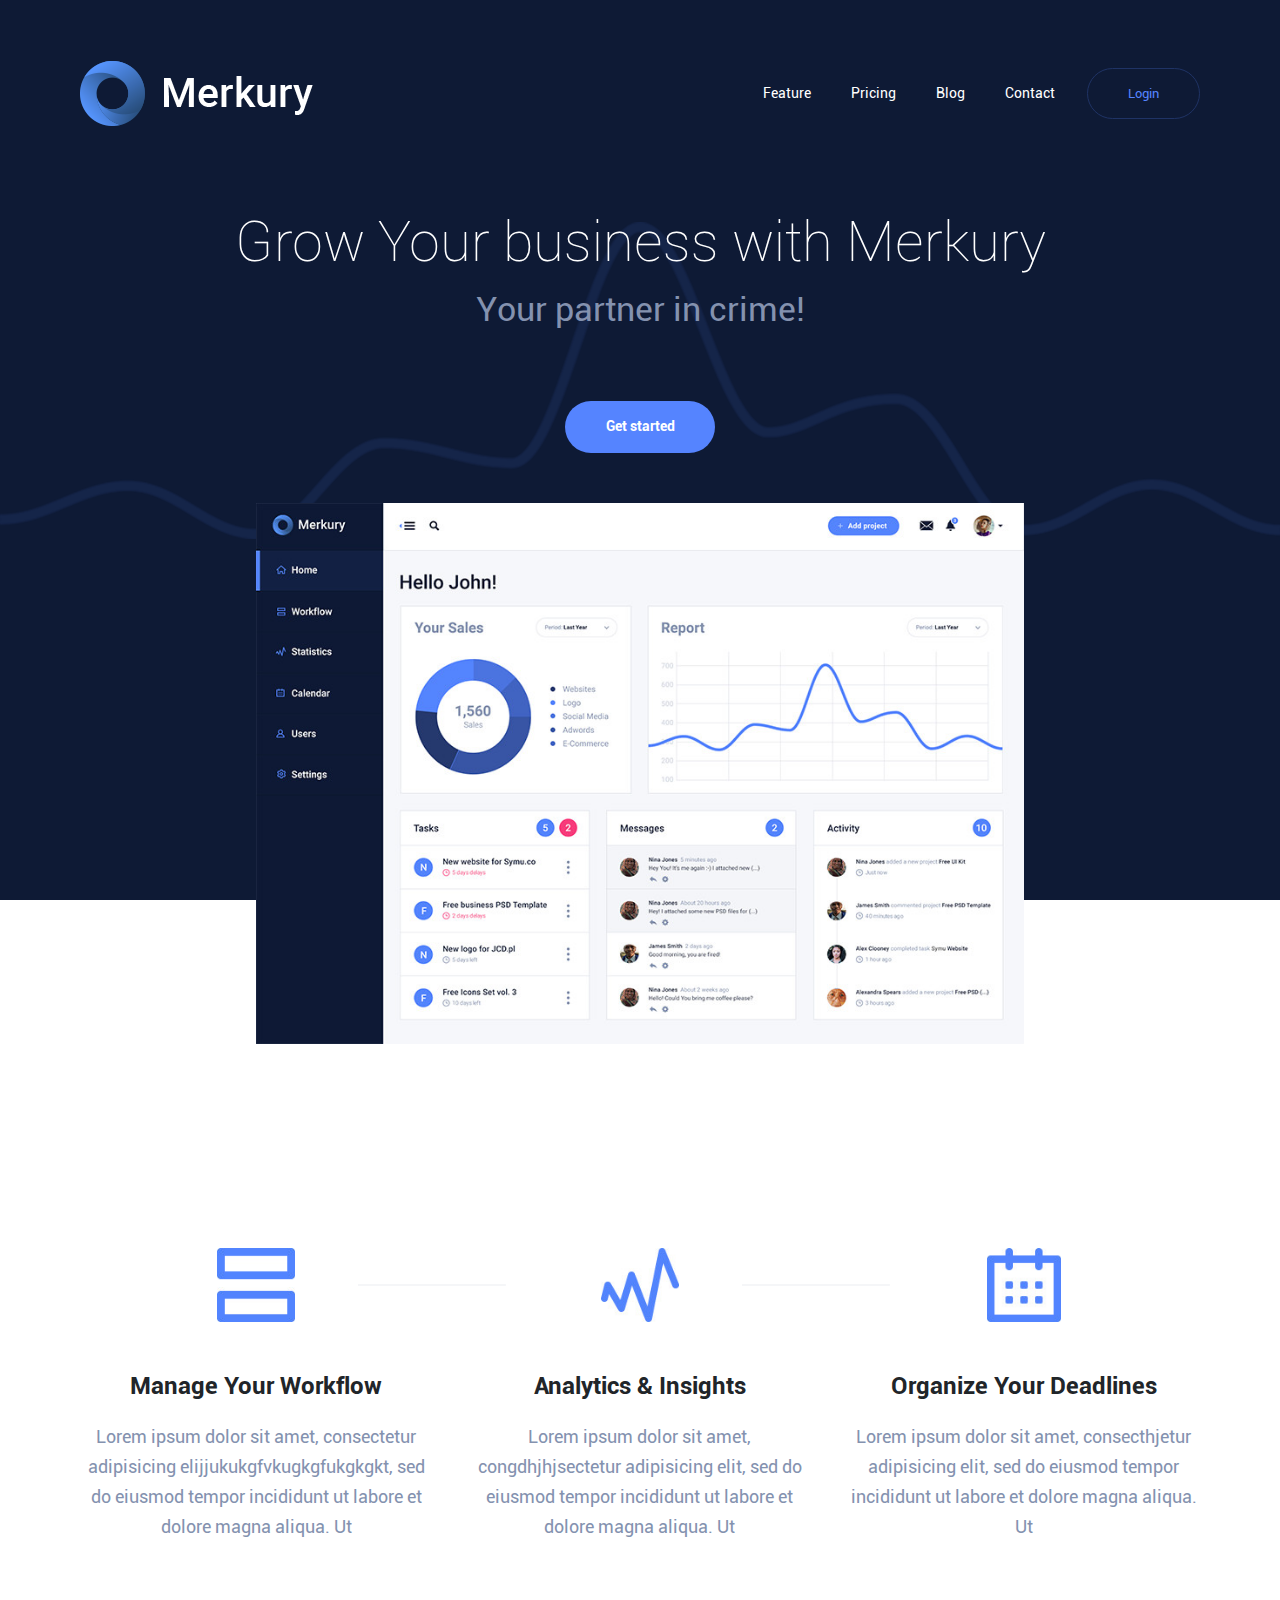
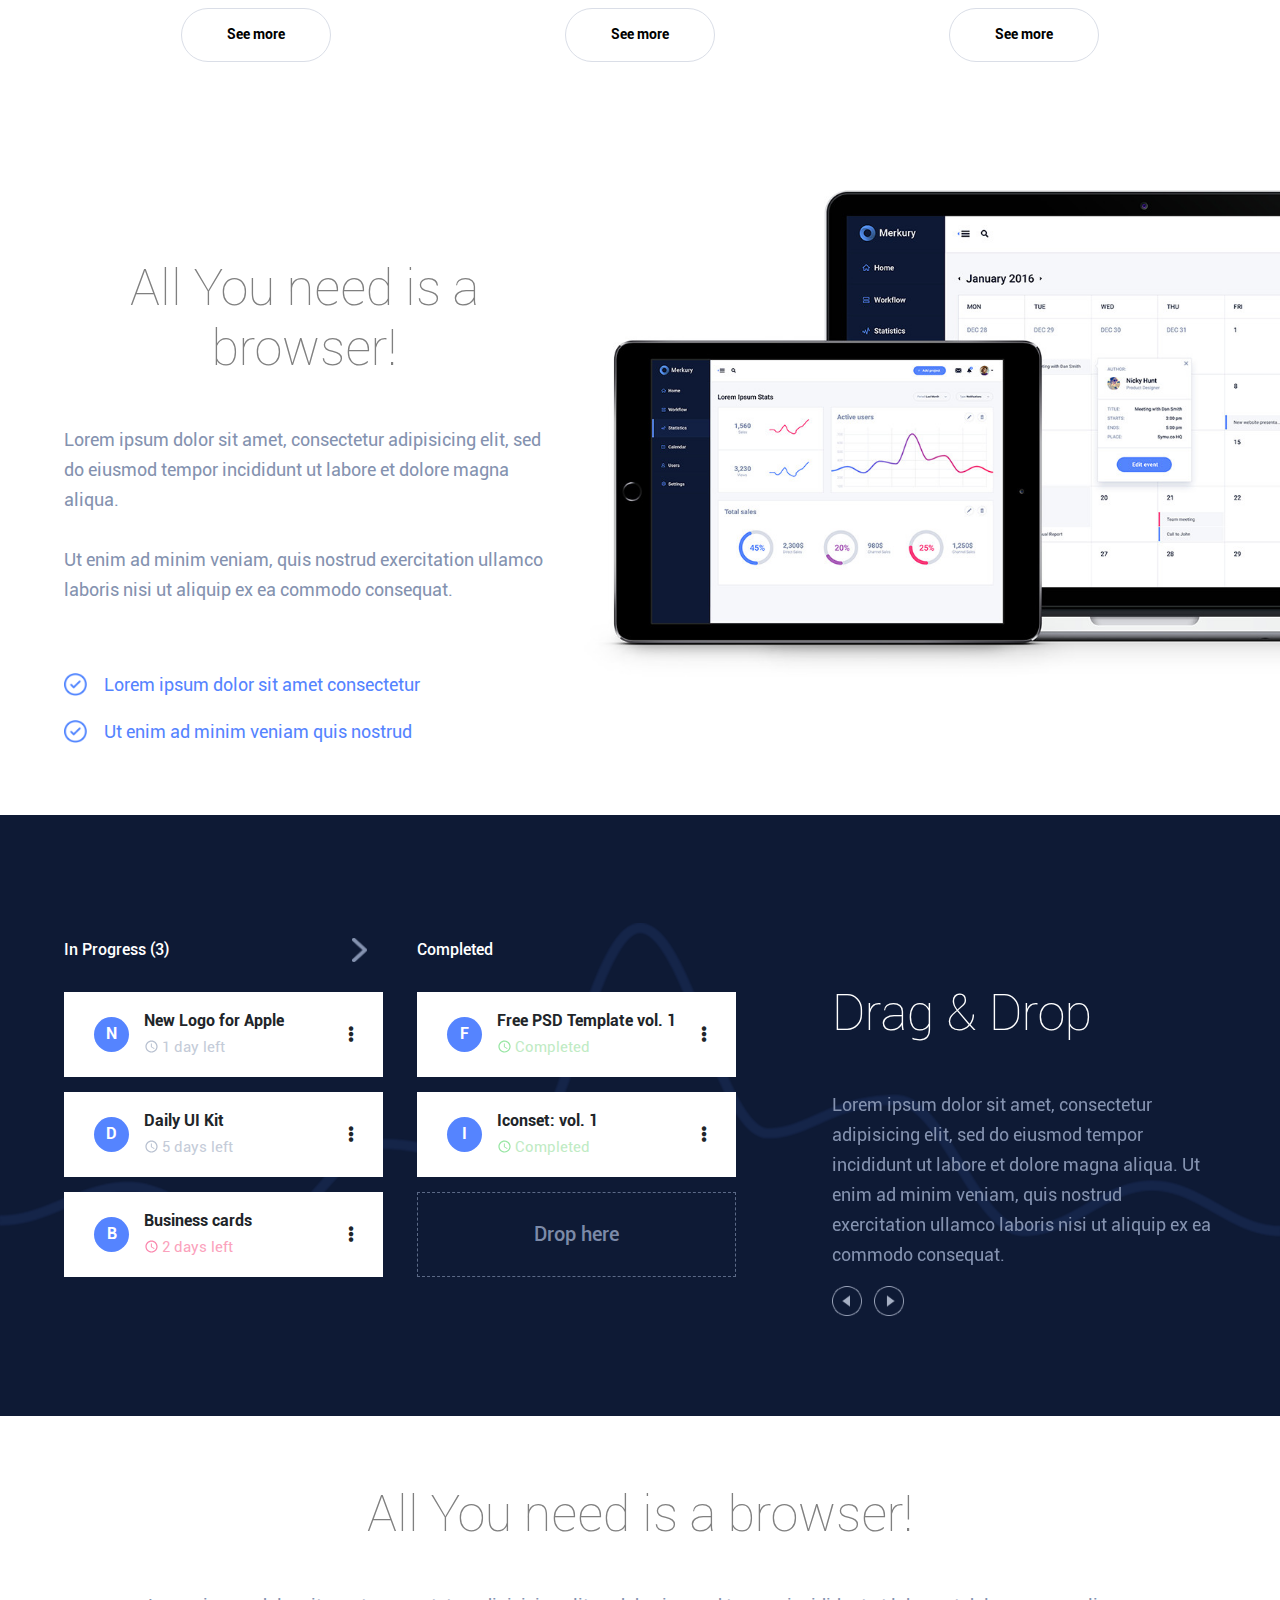
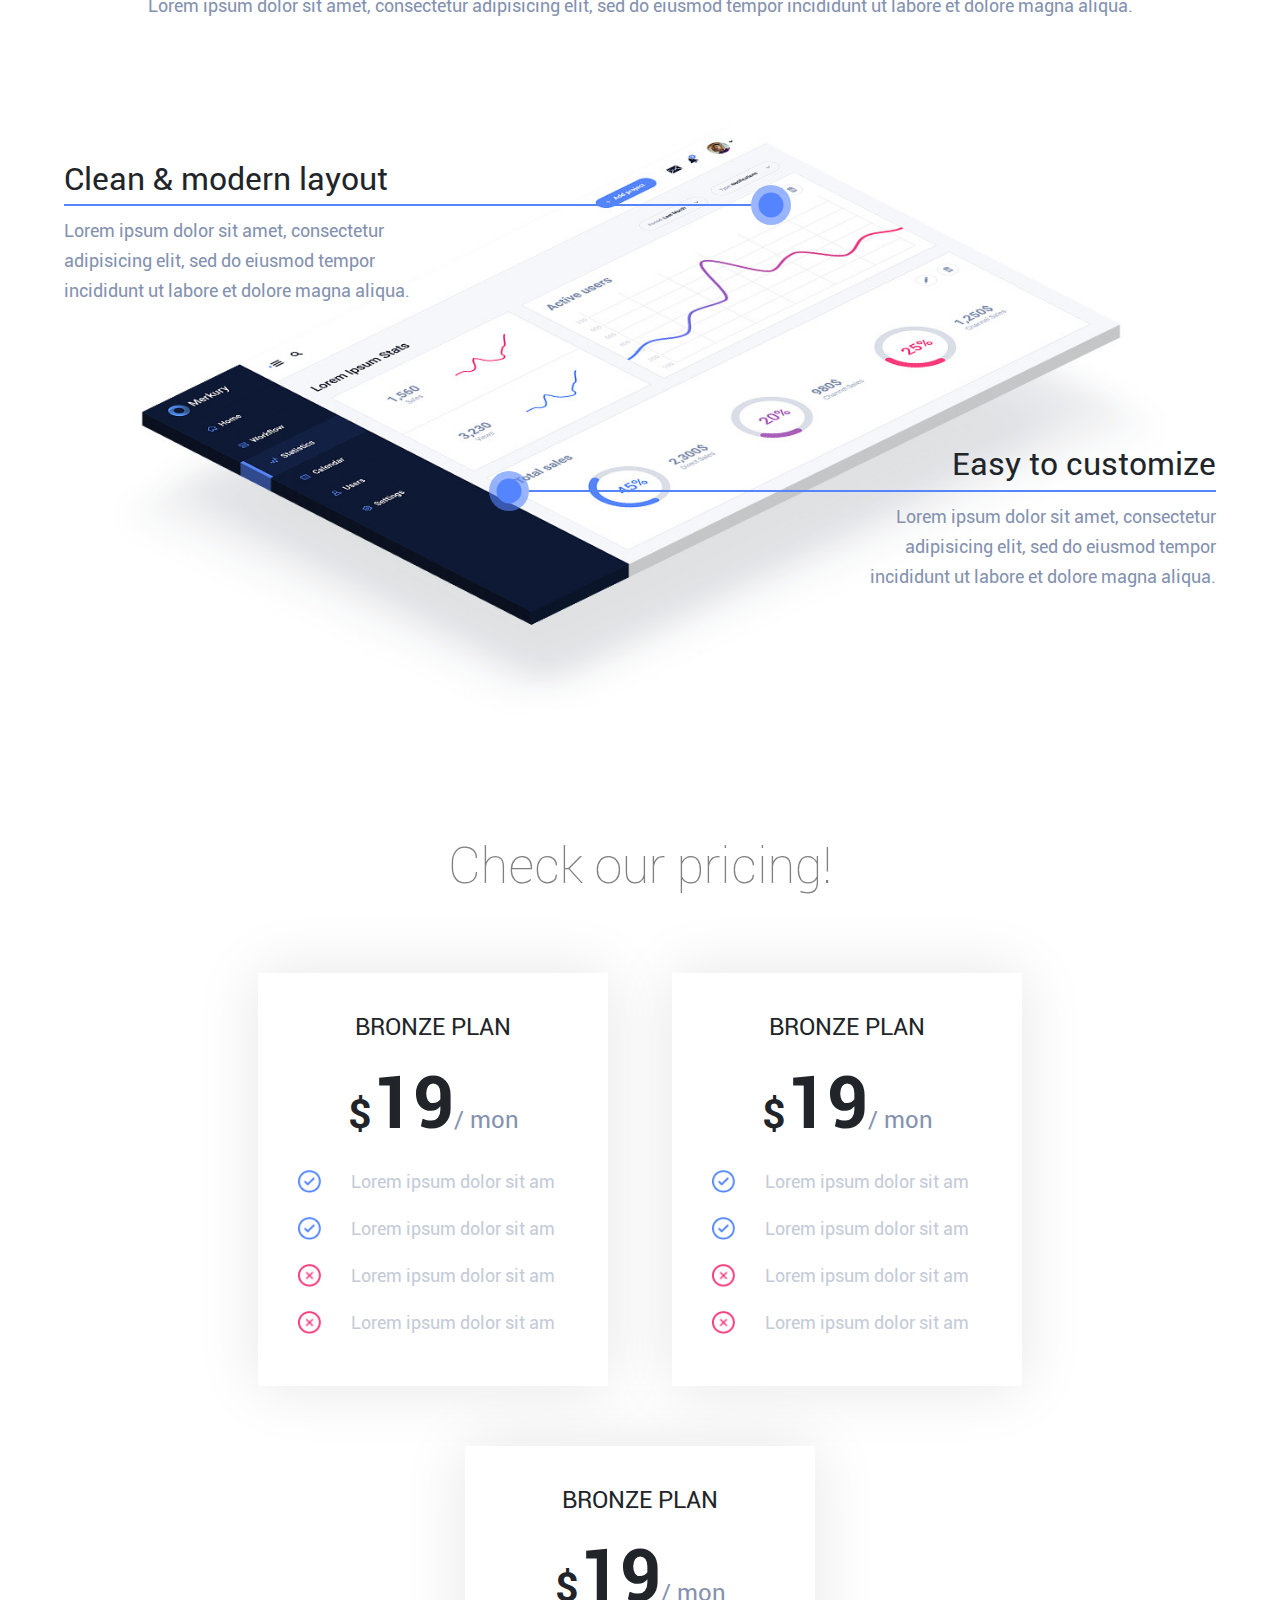
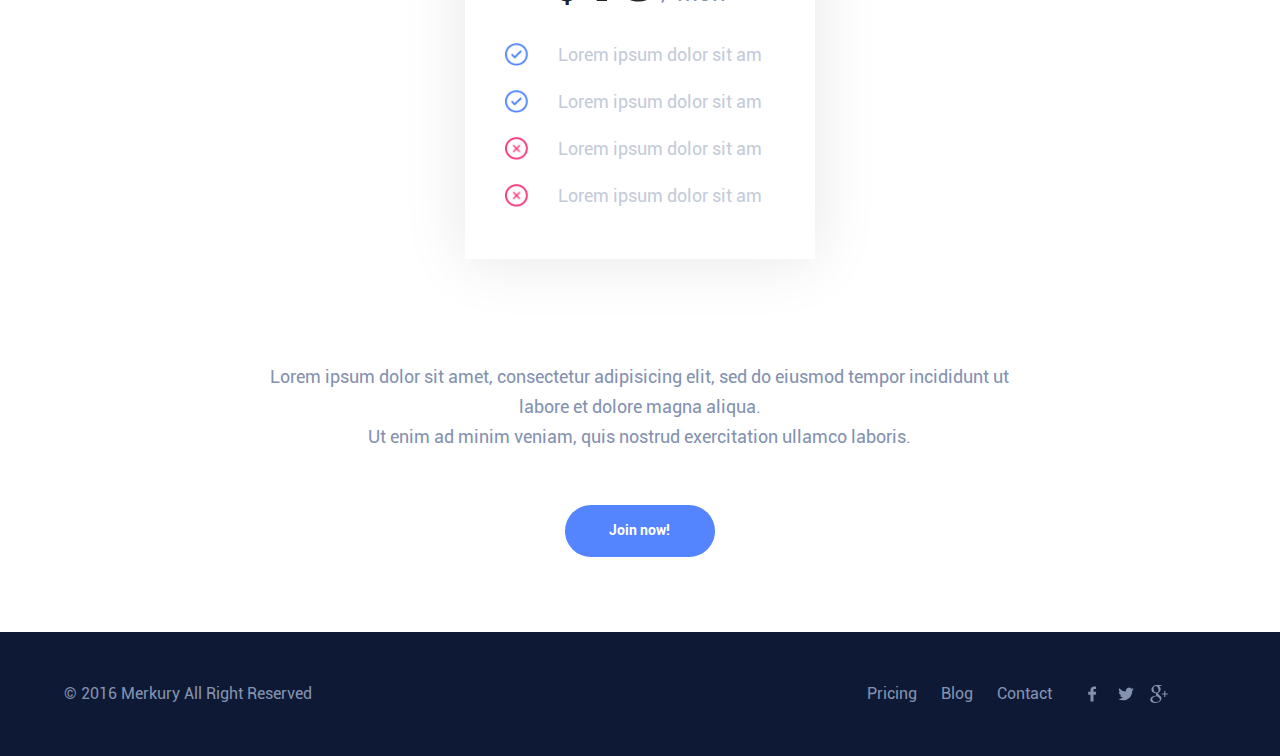
<file: mercury/index.html>
<!DOCTYPE htmls>
<html lang="en">
  <head>
    <meta charset="UTF-8"/>
    <meta name="viewport" content="width=device-width, initial-scale=1.0"/>
    <meta http-equiv="X-UA-Compatible" content="ie=edge"/>
    <title>Document</title>
    <link rel="stylesheet" type="text/css" href="css/minified/style.min.css"/>
  </head>
<html>
<?xml version="1.0" encoding="utf-8"?><svg xmlns="http://www.w3.org/2000/svg" xmlns:xlink="http://www.w3.org/1999/xlink" style="display: none;"><symbol viewBox="0 0 96.828 96.827" id="google-plus-logo" xmlns="http://www.w3.org/2000/svg"><path d="M62.617 0H39.525c-10.29 0-17.413 2.256-23.824 7.552-5.042 4.35-8.051 10.672-8.051 16.912 0 9.614 7.33 19.831 20.913 19.831 1.306 0 2.752-.134 4.028-.253l-.188.457c-.546 1.308-1.063 2.542-1.063 4.468 0 3.75 1.809 6.063 3.558 8.298l.22.283-.391.027c-5.609.384-16.049 1.1-23.675 5.787-9.007 5.355-9.707 13.145-9.707 15.404 0 8.988 8.376 18.06 27.09 18.06 21.76 0 33.146-12.005 33.146-23.863.002-8.771-5.141-13.101-10.6-17.698l-4.605-3.582c-1.423-1.179-3.195-2.646-3.195-5.364 0-2.672 1.772-4.436 3.336-5.992l.163-.165c4.973-3.917 10.609-8.358 10.609-17.964 0-9.658-6.035-14.649-8.937-17.048h7.663a.488.488 0 0 0 .266-.077l6.601-4.15A.5.5 0 0 0 62.617 0zM34.614 91.535c-13.264 0-22.176-6.195-22.176-15.416 0-6.021 3.645-10.396 10.824-12.997 5.749-1.935 13.17-2.031 13.244-2.031 1.257 0 1.889 0 2.893.126 9.281 6.605 13.743 10.073 13.743 16.678-.001 8.414-7.101 13.64-18.528 13.64zm-.125-50.779c-11.132 0-15.752-14.633-15.752-22.468 0-3.984.906-7.042 2.77-9.351 2.023-2.531 5.487-4.166 8.825-4.166 10.221 0 15.873 13.738 15.873 23.233 0 1.498 0 6.055-3.148 9.22-2.117 2.113-5.56 3.532-8.568 3.532zm60.493 4.467H82.814V33.098a.5.5 0 0 0-.5-.5H77.08a.5.5 0 0 0-.5.5v12.125H64.473a.5.5 0 0 0-.5.5v5.304a.5.5 0 0 0 .5.5H76.58V63.73a.5.5 0 0 0 .5.5h5.234c.275 0 .5-.225.5-.5V51.525h12.168a.5.5 0 0 0 .5-.5v-5.302c0-.277-.223-.5-.5-.5z"/></symbol><symbol viewBox="0 0 24 24" id="icons8-facebook-f" xmlns="http://www.w3.org/2000/svg"><path d="M17.525 9H14V7c0-1.032.084-1.682 1.563-1.682h1.868v-3.18A26.065 26.065 0 0 0 14.693 2C11.98 2 10 3.657 10 6.699V9H7v4l3-.001V22h4v-9.003l3.066-.001L17.525 9z"/></symbol><symbol viewBox="0 0 30 30" id="icons8-twitter" xmlns="http://www.w3.org/2000/svg"><path d="M28 6.937c-.957.425-1.985.711-3.064.84a5.343 5.343 0 0 0 2.345-2.951 10.696 10.696 0 0 1-3.388 1.295 5.334 5.334 0 0 0-9.089 4.864A15.143 15.143 0 0 1 3.809 5.411a5.321 5.321 0 0 0-.721 2.683 5.33 5.33 0 0 0 2.372 4.439 5.323 5.323 0 0 1-2.416-.667v.067a5.335 5.335 0 0 0 4.279 5.23 5.336 5.336 0 0 1-2.409.092 5.34 5.34 0 0 0 4.983 3.705 10.699 10.699 0 0 1-6.625 2.284c-.43 0-.855-.025-1.273-.075a15.102 15.102 0 0 0 8.177 2.396c9.812 0 15.176-8.128 15.176-15.177 0-.231-.005-.461-.015-.69A10.855 10.855 0 0 0 28 6.937z"/></symbol></svg>
<body>
<div class="page1">
  <header class="c-header">
    <div class="container">
      <div class="row">
        <div class="col-12 mt-5">
          <nav class="navbar navbar-expand-lg navbar-dark"> 
            <button class="navbar-toggler" type="button" data-toggle="collapse" data-target="#navbarTogglerDemo01" aria-controls="navbarTogglerDemo01" aria-expanded="false" aria-label="Toggle navigation"><span class="navbar-toggler-icon"></span></button>
            <div class="collapse navbar-collapse" id="navbarTogglerDemo01"><a class="navbar-brand d-flex justify-content-center justify-content-lg-start align-items-center mt-2 mt-lg-0" href="#"><img src="media/img/logo.png" alt=""/></a>
              <ul class="navbar-nav ml-auto mt-2 mt-lg-0 align-items-center">
                <li class="nav-item mt-4 mt-lg-0 mr-md-0 mr-lg-4"><a class="nav-link" href="#">Feature</a></li>
                <li class="nav-item mt-4 mt-lg-0 mr-md-0 mr-lg-4"><a class="nav-link" href="#">Pricing</a></li>
                <li class="nav-item mt-4 mt-lg-0 mr-md-0 mr-lg-4"><a class="nav-link" href="#">Blog</a></li>
                <li class="nav-item mt-4 mt-lg-0 mr-md-0 mr-lg-4"><a class="nav-link" href="#">Contact</a></li>
                <li class="nav-item mt-4 mt-lg-0"><a class="c-main-btn" href="#">Login</a>
                </li>
              </ul>
            </div>
          </nav>
        </div>
      </div>
    </div>
  </header>
  <div class="container">
    <div class="row">   
      <div class="col-12">
        <div class="l-page1-title">
                <h1 class="c-title c-title_big">Grow Your business with Merkury
                </h1>
        </div>
        <div class="l-page1-subtitle">
                <p class="c-subtitle">Your partner in crime!
                </p>
        </div>
        <div class="l-page1-btn"><a class="c-main-btn c-main-btn_blue c-main-btn_bold c-main-btn_prolonged" href="#">Get started</a>
        </div>
        <div class="l-page1-img">   <img class="page1-img" src="media/img/Merkury-home.jpg" alt="" role="presentation"/>
        </div>
      </div>
    </div>
  </div>
</div>
<div class="page2">
  <div class="container"> 
    <div class="row justify-content-between justify-content-lg-center">
      <div class="col-12 mt-5 col-lg-4 px-3">
        <div class="l-page2-feature">
          <div class="c-feature">  
            <div class="l-page2-feature-img"> <img class="c-feature__img" src="media/icons/feature1.jpg" alt="" role="presentation"/>
              <div class="l-page2-strip">
                <div class="c-strip">
                </div>
              </div>
            </div>
            <h2 class="c-feature__title">Manage Your Workflow
            </h2>
            <div class="l-page2-feature-text">
              <p class="c-text c-text_center">Lorem ipsum dolor sit amet, consectetur adipisicing elijjukukgfvkugkgfukgkgkt, sed do eiusmod tempor incididunt ut labore et dolore magna aliqua. Ut 
              </p>
            </div>
            <div class="l-page2-feature-link"><a class="c-main-btn c-main-btn_light c-main-btn_bold c-main-btn_prolonged" href="#">See more</a>
            </div>
          </div>
        </div>
      </div>
      <div class="col-12 mt-5 col-lg-4 px-3">
        <div class="l-page2-feature">
          <div class="c-feature">  
            <div class="l-page2-feature-img"> <img class="c-feature__img" src="media/icons/feature2.jpg" alt="" role="presentation"/>
              <div class="l-page2-strip">
                <div class="c-strip"></div>
              </div>
            </div>
            <h2 class="c-feature__title">Analytics & Insights
            </h2>
            <div class="l-page2-feature-text">
              <p class="c-text c-text_center">Lorem ipsum dolor sit amet, congdhjhjsectetur adipisicing elit, sed do eiusmod tempor incididunt ut labore et dolore magna aliqua. Ut 
              </p>
            </div>
            <div class="l-page2-feature-link"><a class="c-main-btn c-main-btn_light c-main-btn_bold c-main-btn_prolonged" href="#">See more</a>
            </div>
          </div>
        </div>
      </div>
      <div class="col-12 mt-5 col-lg-4 px-3">
        <div class="l-page2-feature">
          <div class="c-feature"> 
            <div class="l-page2-feature-img"> <img class="c-feature__img" src="media/icons/feature3.jpg" alt="" role="presentation"/>
            </div>
            <h2 class="c-feature__title">Organize Your Deadlines
            </h2>
            <div class="l-page2-feature-text">
              <p class="c-text c-text_center">Lorem ipsum dolor sit amet, consecthjetur adipisicing elit, sed do eiusmod tempor incididunt ut labore et dolore magna aliqua. Ut 
              </p>
            </div>
            <div class="l-page2-feature-link"><a class="c-main-btn c-main-btn_light c-main-btn_bold c-main-btn_prolonged" href="#">See more</a>
            </div>
          </div>
        </div>
      </div>
    </div>
  </div>
</div>
<div class="page3">
  <div class="container">
    <div class="row">   
      <div class="col-12 col-lg-5">
        <div class="l-pages-title">
          <h2 class="c-title c-title_grey">All You need is a browser!
          </h2>
        </div>
        <div class="l-pages-text pr-0">
          <p class="c-text">
            Lorem ipsum dolor sit amet, consectetur adipisicing elit, sed do eiusmod tempor incididunt ut labore et dolore magna aliqua. <br><br>
            
            Ut enim ad minim veniam, quis nostrud exercitation ullamco laboris nisi 
            ut aliquip ex ea commodo consequat. 
          </p>
        </div>
        <div class="l-page-3-list">
          <ul class="c-bulleted-list list">
            <li class="c-bulleted-list__item c-bulleted-list__item_check">Lorem ipsum dolor sit amet consectetur
            </li>
            <li class="c-bulleted-list__item c-bulleted-list__item_check">Ut enim ad minim veniam quis nostrud
            </li>
          </ul>
        </div>
      </div>
      <div class="col-12 col-lg-7"><img class="page3-img" src="media/img/media.jpg" alt="" role="presentation"/>
      </div>
    </div>
  </div>
</div>
<div class="page4">
  <div class="container">
    <div class="row justify-content-between align-items-center">
      <div class="col-12 col-lg-7 d-flex justify-content-between">
        <div class="row">
          <div class="col-12 col-md-6">
            <div class="c-to-do-list">
              <div class="c-to-do-list__header">
                <p class="c-to-do-list__title c-to-do-list c-to-do-list_arrow-right">In Progress (3)
                </p>
              </div>
              <div class="c-to-do-list__body">
                <ul class="c-to-do-list__list">
                  <li class="c-to-do-list__item">
                    <div class="c-to-do-list__left-icon">N
                    </div>
                    <div class="c-to-do-list__desc">
                      <p class="c-to-do-list__name">New Logo for Apple
                      </p>
                      <ul class="c-bulleted-list c-bulleted-list_small c-bulleted-list_padding c-bulleted-list_grey list">
                        <li class="c-bulleted-list__item c-bulleted-list__item_time-left">1 day left
                        </li>
                      </ul>
                    </div>
                    <div class="c-to-do-list__right-icon">
                    </div>
                  </li>
                  <li class="c-to-do-list__item">
                    <div class="c-to-do-list__left-icon">D
                    </div>
                    <div class="c-to-do-list__desc">
                      <p class="c-to-do-list__name">Daily UI Kit
                      </p>
                      <ul class="c-bulleted-list c-bulleted-list_small c-bulleted-list_padding c-bulleted-list_grey list">
                        <li class="c-bulleted-list__item c-bulleted-list__item_time-left">5 days left
                        </li>
                      </ul>
                    </div>
                    <div class="c-to-do-list__right-icon">
                    </div>
                  </li>
                  <li class="c-to-do-list__item">
                    <div class="c-to-do-list__left-icon">B
                    </div>
                    <div class="c-to-do-list__desc">
                      <p class="c-to-do-list__name">Business cards
                      </p>
                      <ul class="c-bulleted-list c-bulleted-list_small c-bulleted-list_padding c-bulleted-list_red list">
                        <li class="c-bulleted-list__item c-bulleted-list__item_time-past">2 days left
                        </li>
                      </ul>
                    </div>
                    <div class="c-to-do-list__right-icon">
                    </div>
                  </li>
                </ul>
              </div>
            </div>
          </div>
          <div class="col-12 col-md-6 d-flex justify-content-md-end">
            <div class="c-to-do-list">
              <div class="c-to-do-list__header">
                <p class="c-to-do-list__title">Completed
                </p>
              </div>
              <div class="c-to-do-list__body">
                <ul class="c-to-do-list__list">
                  <li class="c-to-do-list__item">
                    <div class="c-to-do-list__left-icon">F
                    </div>
                    <div class="c-to-do-list__desc">
                      <p class="c-to-do-list__name">Free PSD Template vol. 1
                      </p>
                      <ul class="c-bulleted-list c-bulleted-list_small c-bulleted-list_padding c-bulleted-list_green list">
                        <li class="c-bulleted-list__item c-bulleted-list__item_time-completed">Completed
                        </li>
                      </ul>
                    </div>
                    <div class="c-to-do-list__right-icon">
                    </div>
                  </li>
                  <li class="c-to-do-list__item">
                    <div class="c-to-do-list__left-icon">I
                    </div>
                    <div class="c-to-do-list__desc">
                      <p class="c-to-do-list__name">Iconset: vol. 1
                      </p>
                      <ul class="c-bulleted-list c-bulleted-list_small c-bulleted-list_padding c-bulleted-list_green list">
                        <li class="c-bulleted-list__item c-bulleted-list__item_time-completed">Completed
                        </li>
                      </ul>
                    </div>
                    <div class="c-to-do-list__right-icon">
                    </div>
                  </li>
                  <li class="c-to-do-list__drop-zone"><span class="c-to-do-list__drop-hint">Drop here</span>
                  </li>
                </ul>
              </div>
            </div>
          </div>
        </div>
      </div>
      <div class="col-12 col-lg-4">
        <div class="l-slider">
          <div class="page4-slider">
            <div class="page4-slider__item">
              <div class="l-pages-title">
                <h2 class="c-title text-center text-lg-left">Drag & Drop
                </h2>
              </div>
              <div class="l-page4-text pr-0">
                <p class="c-text text-center text-lg-left">
                  Lorem ipsum dolor sit amet, consectetur adipisicing elit, sed do eiusmod tempor incididunt ut labore et dolore magna aliqua.
                  
                  Ut enim ad minim veniam, quis nostrud exercitation ullamco laboris nisi ut aliquip ex ea commodo consequat.
                </p>
              </div>
            </div>
            <div class="page4-slider__item">
              <div class="l-pages-title">
                <h2 class="c-title text-center text-lg-left">Drag & Drop
                </h2>
              </div>
              <div class="l-page4-text pr-0">
                <p class="c-text text-center text-lg-left">
                  Lorem ipsum dolor sit amet, consectetur adipisicing elit, sed do eiusmod tempor incididunt ut labore et dolore magna aliqua.
                  
                  Ut enim ad minim veniam, quis nostrud exercitation ullamco laboris nisi ut aliquip ex ea commodo consequat.
                </p>
              </div>
            </div>
          </div>
          <div class="l-page4-arrows"></div>
        </div>
      </div>
    </div>
  </div>
</div>
<div class="page5">
  <div class="container">
    <div class="row">   
      <div class="col-12 justify-content-center">
        <div class="l-page5-header">
          <div class="l-pages-title">
            <h2 class="c-title c-title_grey">All You need is a browser!
            </h2>
          </div>
          <div class="l-pages-text">
            <p class="c-text">Lorem ipsum dolor sit amet, consectetur adipisicing elit, sed do eiusmod tempor incididunt ut labore et dolore magna aliqua. <br><br>
            </p>
          </div>
        </div>
      </div>
      <div class="col-12">
        <div class="l-img d-flex d-lg-block flex-wrap justify-content-between align-items-center"><img class="page5-img" src="media/img/Screen Mockup.jpg" alt="" role="presentation"/>
          <div class="row">
            <div class="col-12 col-lg-4 l-page5-feature l-page5-feature1">
              <div class="c-feature c-feature_flex-start"> 
                <div class="l-page5-feature-title"> 
                  <h2 class="c-feature__c-title text-center text-lg-left">Clean & modern layout
                  </h2>
                  <div class="pointing-strip">
                    <div class="pointing-strip__pointer">
                    </div>
                  </div>
                </div>
                <p class="c-text text-center text-lg-left">Lorem ipsum dolor sit amet, consectetur adipisicing elit, sed do eiusmod tempor incididunt ut labore et dolore magna aliqua. 
                </p>
              </div>
            </div>
            <div class="col-12 col-lg-4 l-page5-feature l-page5-feature2">
              <div class="c-feature c-feature_flex-start c-feature_text-right"> 
                <div class="l-page5-feature-title">
                  <h2 class="c-feature__c-title text-center text-lg-right">Easy to customize
                  </h2>
                  <div class="pointing-strip pointing-strip_right">
                    <div class="pointing-strip__pointer pointing-strip__pointer_left">
                    </div>
                  </div>
                </div>
                <p class="c-text text-center text-lg-right">Lorem ipsum dolor sit amet, consectetur adipisicing elit, sed do eiusmod tempor incididunt ut labore et dolore magna aliqua. 
                </p>
              </div>
            </div>
          </div>
        </div>
      </div>
    </div>
  </div>
</div>
<div class="page6">
  <div class="container">
    <div class="row">   
      <div class="col-12 justify-content-center">
        <div class="l-page6-header">
          <div class="l-pages-title">
            <h2 class="c-title c-title_grey">Check our pricing!
            </h2>
          </div>
        </div>
        <div class="l-page6-prices">
          <ul class="c-prices">
            <li class="c-prices__item">
              <h2 class="c-prices__title">BRONZE PLAN
              </h2>
              <div class="c-prices__price"><span class="c-prices__currency">$</span><span class="c-prices__num">19</span><span class="c-prices__per">/ mon</span>
              </div>
              <ul class="c-bulleted-list c-bulleted-list_grey list">
                <li class="c-bulleted-list__item c-bulleted-list__item_check">Lorem ipsum dolor sit am
                </li>
                <li class="c-bulleted-list__item c-bulleted-list__item_check">Lorem ipsum dolor sit am
                </li>
              </ul>
              <ul class="c-bulleted-list c-bulleted-list_grey list">
                <li class="c-bulleted-list__item c-bulleted-list__item_uncheck">Lorem ipsum dolor sit am
                </li>
                <li class="c-bulleted-list__item c-bulleted-list__item_uncheck">Lorem ipsum dolor sit am
                </li>
              </ul>
            </li>
            <li class="c-prices__item">
              <h2 class="c-prices__title">BRONZE PLAN
              </h2>
              <div class="c-prices__price"><span class="c-prices__currency">$</span><span class="c-prices__num">19</span><span class="c-prices__per">/ mon</span>
              </div>
              <ul class="c-bulleted-list c-bulleted-list_grey list">
                <li class="c-bulleted-list__item c-bulleted-list__item_check">Lorem ipsum dolor sit am
                </li>
                <li class="c-bulleted-list__item c-bulleted-list__item_check">Lorem ipsum dolor sit am
                </li>
              </ul>
              <ul class="c-bulleted-list c-bulleted-list_grey list">
                <li class="c-bulleted-list__item c-bulleted-list__item_uncheck">Lorem ipsum dolor sit am
                </li>
                <li class="c-bulleted-list__item c-bulleted-list__item_uncheck">Lorem ipsum dolor sit am
                </li>
              </ul>
            </li>
            <li class="c-prices__item">
              <h2 class="c-prices__title">BRONZE PLAN
              </h2>
              <div class="c-prices__price"><span class="c-prices__currency">$</span><span class="c-prices__num">19</span><span class="c-prices__per">/ mon</span>
              </div>
              <ul class="c-bulleted-list c-bulleted-list_grey list">
                <li class="c-bulleted-list__item c-bulleted-list__item_check">Lorem ipsum dolor sit am
                </li>
                <li class="c-bulleted-list__item c-bulleted-list__item_check">Lorem ipsum dolor sit am
                </li>
              </ul>
              <ul class="c-bulleted-list c-bulleted-list_grey list">
                <li class="c-bulleted-list__item c-bulleted-list__item_uncheck">Lorem ipsum dolor sit am
                </li>
                <li class="c-bulleted-list__item c-bulleted-list__item_uncheck">Lorem ipsum dolor sit am
                </li>
              </ul>
            </li>
          </ul>
        </div>
      </div>
      <div class="l-page6-join">              
        <p class="c-text">
          Lorem ipsum dolor sit amet, consectetur adipisicing elit, sed do eiusmod tempor incididunt ut labore et dolore magna aliqua.
          <br> Ut enim ad minim veniam, quis nostrud exercitation ullamco laboris.           
        </p>
        <div class="l-page6-btn">
          <div class="l-page6-strip">
            <div class="c-strip"></div>
          </div><a class="c-main-btn c-main-btn_blue c-main-btn_bold c-main-btn_prolonged" href="#">Join now!</a>
          <div class="l-page6-strip">
            <div class="c-strip"></div>
          </div>
        </div>
      </div>
    </div>
  </div>
</div>
<div class="footer">
  <div class="container">
    <div class="row">
      <div class="col-12 col-md-6 d-flex justify-content-center justify-content-md-start mb-3 my-md-0">
        <div class="rights">© 2016 Merkury All Right Reserved </div>
      </div>
      <div class="col-12 col-md-6">
        <div class="row">
          <div class="col-12 col-sm-9 d-flex justify-content-center justify-content-md-end mb-5 my-sm-0">
            <ul class="c-link-list c-link-list_lightblue list">
              <li class="c-link-list__item"><a class="c-link-list__link c-link-list__link_lightblue" href="/Pricing">Pricing</a>
              </li>
              <li class="c-link-list__item"><a class="c-link-list__link c-link-list__link_lightblue" href="/Blog">Blog</a>
              </li>
              <li class="c-link-list__item"><a class="c-link-list__link c-link-list__link_lightblue" href="/Contact">Contact</a>
              </li>
            </ul>
          </div>
          <div class="col-12 col-sm-2 col-md-3 col-lg-2 d-flex justify-content-center justify-content-md-end">
            <div class="l-footer-socials"><a class="icon-link" href="#">
              <svg class="icon-link__icon icon-icons8-facebook-f">
                <use xlink:href="#icons8-facebook-f"></use>
              </svg></a><a class="icon-link" href="#">
              <svg class="icon-link__icon icon-icons8-twitter">
                <use xlink:href="#icons8-twitter"></use>
              </svg></a><a class="icon-link" href="#">
              <svg class="icon-link__icon icon-google-plus-logo">
                <use xlink:href="#google-plus-logo"></use>
              </svg></a>
            </div>
          </div>
        </div>
      </div>
    </div>
  </div>
</div>
</body>

<script src="js/plugins/jquery.min.js"></script>
<script src="js/plugins/slick.js"></script>
<link rel="stylesheet" href="css/slick.css"/>
<script src="js/plugins/bootstrap.min.js"></script>
<script defer="defer" src="js/plugins/svgxuse.min.js"></script>
<script src="js/es5/script.js"></script>
</html>
</file>
<file: choose-your-elem/css/style.css>
.title {
  margin-top: 30px;
  margin-bottom: 30px;
  color: #131313;
  font-size: 26px;
  display: block;
  text-align: center;
}

.title__name {
  display: inline-block;
  padding-bottom: 10px;
  border-bottom: 3px solid #d72b2b;
}

.text {
  line-height: 1.4;
}
@media only screen and (max-width: 1247px) {
  .text {
    text-align: center;
  }
}

.banner {
  max-width: 100%;
  display: block;
}

.conference-svg {
  display: none;
}

.conference-bg {
  overflow: hidden;
  background: url(../img/bg.jpg) no-repeat;
  background-position: left top;
  background-size: cover;
}
@media only screen and (max-width: 991px) {
  .conference-bg {
    background-position: -1200px top;
  }
}

.conference-info {
  padding: 50px 0;
}

.conference-invite {
  margin: 0 auto;
  width: 80%;
}
@media only screen and (max-width: 1247px) {
  .conference-invite {
    width: 100%;
  }
}
.conference-invite span {
  display: block;
  font-weight: 900;
}
.conference-invite__items-container {
  justify-content: space-between;
  height: 250px;
  display: flex;
}
@media only screen and (max-width: 991px) {
  .conference-invite__items-container {
    justify-content: space-around;
    flex-wrap: wrap;
    height: 400px;
  }
}
@media only screen and (max-width: 399px) {
  .conference-invite__items-container {
    height: 480px;
  }
}
.conference-invite__text-container {
  line-height: 1.4;
}
.conference-invite__item {
  justify-content: space-between;
  align-items: center;
  flex: 0 0 200px;
  height: 140px;
  position: relative;
  display: flex;
  flex-direction: column;
  text-align: center;
}
.conference-invite__item_flag {
  margin-top: -50px;
  flex: 0 0 380px;
  height: auto;
  display: block;
}
@media only screen and (max-width: 991px) {
  .conference-invite__item_flag {
    order: -1;
    height: 280px;
    flex: 0 0 100%;
  }
}
@media only screen and (max-width: 767px) {
  .conference-invite__item_flag {
    height: auto;
  }
}
.conference-invite__icon {
  width: 150px;
  fill: #d72b2b;
}
.conference-invite__date {
  font-size: 40px;
}
.conference-invite__subdate {
  font-size: 15px;
}
.conference-invite__flag {
  left: 0;
  z-index: 0;
  max-width: 100%;
  min-width: 320px;
  position: absolute;
}
@media only screen and (max-width: 991px) {
  .conference-invite__flag {
    left: 50%;
    transform: translateX(-50%);
  }
}
@media only screen and (max-width: 767px) {
  .conference-invite__flag {
    display: none;
  }
}
.conference-invite__flag-text {
  padding-bottom: 20px;
  margin: 20px auto;
  z-index: 1;
  width: 80%;
  line-height: 1.4;
  border-bottom: 1px solid;
  font-size: 19px;
  font-weight: bold;
  position: relative;
  color: #fff;
}
@media only screen and (max-width: 991px) {
  .conference-invite__flag-text {
    width: 50%;
  }
}
@media only screen and (max-width: 767px) {
  .conference-invite__flag-text {
    width: auto;
    color: #000;
  }
}
.conference-invite__title {
  z-index: 1;
  font-size: 24px;
  font-weight: 900;
  text-transform: uppercase;
  position: relative;
  color: #fff;
}
@media only screen and (max-width: 767px) {
  .conference-invite__title {
    font-size: 20px;
    color: #000;
  }
}
@media only screen and (max-width: 480px) {
  .conference-invite__flag-text,
  .conference-invite__title {
    font-size: 17px;
  }
}
.conference-invite__city,
.conference-invite__hotel,
.conference-invite__link {
  font-size: 16px;
}
.conference-invite__link {
  color: #737373;
}

.conference-programm__title {
  font-size: 20px;
}

.conference-programm__items-container {
  justify-content: space-between;
  padding: 20px 0;
  border: 1px solid #adacac;
  display: flex;
}
@media only screen and (max-width: 767px) {
  .conference-programm__items-container {
    flex-wrap: wrap;
  }
}

.conference-programm__item {
  flex: 0 0 50%;
  text-align: center;
}
@media only screen and (max-width: 767px) {
  .conference-programm__item {
    flex: 0 0 100%;
  }
}

.conference-programm__date {
  font-weight: bold;
  color: #737373;
}

.conference-programm__day {
  font-size: 26px;
  color: #000;
}

.conference-programm__disclaimer {
  text-align: center;
  font-size: 15px;
  font-weight: 600;
  font-style: italic;
}

.conference-terms {
  margin-top: 70px;
  padding: 0 100px;
  position: relative;
}
@media only screen and (max-width: 767px) {
  .conference-terms {
    padding: 0;
  }
}
.conference-terms__title {
  font-size: 16px;
}
.conference-terms__title span {
  font-style: italic;
  border-color: #626262;
}
.conference-terms:before,
.conference-terms:after {
  content: "";
  display: block;
  position: absolute;
  height: 100%;
  width: 35px;
  background: repeating-linear-gradient(
    90deg,
    #626262,
    #626262 1px,
    transparent 1px,
    transparent 17px
  );
}
@media only screen and (max-width: 767px) {
  .conference-terms:before,
  .conference-terms:after {
    display: none;
  }
}
.conference-terms:before {
  top: 0;
  left: 0;
}
.conference-terms:after {
  top: 0;
  right: 0;
}

.conference-form {
  padding-top: 50px;
  position: relative;
}
.conference-form__icon {
  top: 0;
  left: -11px;
  width: 58px;
  position: absolute;
  fill: #d72b2b;
}
.conference-form__icon_right {
  right: -11px;
  left: auto;
}
.conference-form:before {
  content: "";
  display: block;
  position: absolute;
  left: -50%;
  top: 0;
  z-index: 0;
  width: 200%;
  height: 110%;
  border-top: 1px solid #e7e8ea;
  background: rgba(236, 236, 236, 0.4);
}
.conference-form__title {
  z-index: 1;
  text-align: center;
  font-size: 20px;
  position: relative;
}
.conference-form__items-container {
  margin-top: 50px;
  justify-content: space-between;
  z-index: 1;
  position: relative;
  display: flex;
}
.conference-form__item_center {
  display: flex;
  align-items: center;
}
@media only screen and (max-width: 767px) {
  .conference-form__items-container {
    flex-wrap: wrap;
  }
}
.conference-form__items-container_start-center {
  justify-content: flex-start;
  align-items: center;
  flex-wrap: wrap;
}
@media only screen and (max-width: 991px) {
  .conference-form__items-container_start-center {
    flex-wrap: wrap;
  }
}
.conference-form__items-container_margin {
  margin: 20px;
}
.conference-form__item {
  flex: 0 0 42%;
}
@media only screen and (max-width: 767px) {
  .conference-form__item {
    flex: 0 0 100%;
  }
}
.conference-form__item_width {
  padding-left: 6px;
  padding-right: 20px;
  flex: 0 0 auto;
}
@media only screen and (max-width: 767px) {
  .conference-form__item_width {
    flex: 0 0 100%;
  }
}
.conference-form__item_full-width {
  flex: 0 0 100%;
}
.conference-form__container {
  justify-content: center;
  position: relative;
  display: flex;
  flex-wrap: wrap;
}
.conference-form__container_inline {
  display: inline-block;
}
.conference-form__items-container_start {
  justify-content: flex-start;
}
.conference-form__type-input {
  margin-top: 40px;
  padding: 10px;
  width: 100%;
  border: none;
  outline: none;
  border-bottom: 2px solid #a7a7a7;
  font-size: 16px;
  background: transparent;
  color: #000;
}
.conference-form__type-input::-webkit-input-placeholder {
  color: #000 !important;
}
.conference-form__type-input:-moz-placeholder {
  /* Firefox 18- */
  color: #000 !important;
}
.conference-form__type-input::-moz-placeholder {
  /* Firefox 19+ */
  color: #000 !important;
}
.conference-form__type-input:-ms-input-placeholder {
  color: #000 !important;
}
.conference-form__choose {
  margin-top: calc(1em + 10px);
  font-weight: 600;
}
.conference-form__size-btn {
  margin: 0 6px;
}
.conference-form__size-btn_margin {
  margin-left: 0;
}
.conference-form__size-btn_hidden {
  position: absolute;
  opacity: 0;
}
.conference-form__size {
  margin-top: 10px;
  width: 53px;
  height: 40px;
  line-height: 40px;
  display: inline-block;
  text-align: center;
  font-size: 18px;
  font-weight: 600;
  cursor: pointer;
  transition: background 0.3s linear;
  background: #fff;
  color: #000;
}
.conference-form__size-input {
  display: none;
}
.conference-form__size-input:checked + .conference-form__size {
  background: #d72b2b;
  color: #fff;
}
.conference-form__request {
  margin: 0;
  padding: 20px 0;
  text-align: center;
  font-size: 15px;
  font-weight: bold;
  position: relative;
}
.conference-form__request span {
  display: inline-block;
  width: 75%;
}
.conference-form__request:before,
.conference-form__request:after {
  content: "";
  display: block;
  position: absolute;
  width: 150px;
  height: 1px;
  background: #d72b2b;
}
@media only screen and (max-width: 1480px) {
  .conference-form__request:before,
  .conference-form__request:after {
    width: 60px;
  }
}
@media only screen and (max-width: 991px) {
  .conference-form__request span {
    width: 100%;
  }
  .conference-form__request:before,
  .conference-form__request:after {
    display: none;
  }
}
.conference-form__request:before {
  top: 50%;
  transform: translateY(-50%);
  left: 0;
}
.conference-form__request:after {
  top: 50%;
  transform: translateY(-50%);
  right: 0;
}
.conference-form__comment {
  padding: 20px;
  width: 100%;
  height: 200px;
  border: 0;
  outline: none;
  resize: none;
  box-sizing: border-box;
  font-style: italic;
  font-size: 16px;
  box-shadow: inset 0 0 2px 0 rgba(0, 0, 0, 0.1);
  background: #c1c1c1;
  color: #fff;
}
.conference-form__comment::-webkit-input-placeholder {
  color: #fff !important;
}
.conference-form__comment:-moz-placeholder {
  /* Firefox 18- */
  color: #fff !important;
}
.conference-form__comment::-moz-placeholder {
  /* Firefox 19+ */
  color: #fff !important;
}
.conference-form__comment:-ms-input-placeholder {
  color: #fff !important;
}
.conference-form__disclaimer {
  margin-top: 30px;
  font-style: italic;
}
.conference-form__submit {
  background: #d72b2b;
  border: none;
  color: #fff;
  height: 44px;
  padding: 0px 40px;
  font-size: 18px;
  margin: 40px auto;
  display: block;
  cursor: pointer;
}

.js-required {
  position: absolute;
  bottom: 0;
  left: 6px;
  font-size: 15px;
  transform: translateY(120%);
  color: #b73636;
}
.form-success {
  display: block;
  position: absolute;
  width: 100%;
  height: 100%;
  left: 0;
  top: 0;
  background-color: #2d2d2d;
  display: -webkit-flex;
  display: -ms-flexbox;
  display: flex;
  -webkit-justify-content: center;
  -ms-flex-pack: center;
  justify-content: center;
  -webkit-align-items: center;
  -ms-flex-align: center;
  align-items: center;
  text-align: center;
  opacity: 0;
  transition: all 0.3s ease-out;
}
.form-success .form-text {
  /* font-size: 20px; */
  color: #ffffff;
}
.form-active {
  z-index: 3;
  opacity: 1;
}
</file>
<file: conference-in-ulyanovsk/css/style.css>
h1,
h2 {
  font-family: "Open Sans", sans-serif;
}

.container {
  width: 100%;
  padding-right: 15px;
  padding-left: 15px;
  margin-right: auto;
  margin-left: auto;
}

@media (min-width: 576px) {
  .container {
    max-width: 540px;
  }
}

@media (min-width: 768px) {
  .container {
    max-width: 750px;
  }
}

@media (min-width: 992px) {
  .container {
    max-width: 970px;
  }
}

@media (min-width: 1200px) {
  .container {
    max-width: 1270px;
  }
}

.container-fluid {
  width: 100%;
  padding-right: 15px;
  padding-left: 15px;
  margin-right: auto;
  margin-left: auto;
}

.row {
  display: flex;
  flex-wrap: wrap;
  margin-right: -15px;
  margin-left: -15px;
}

.no-gutters {
  margin-right: 0;
  margin-left: 0;
}

.no-gutters > .col,
.no-gutters > [class*="col-"] {
  padding-right: 0;
  padding-left: 0;
}

.col-1,
.col-2,
.col-3,
.col-4,
.col-5,
.col-6,
.col-7,
.col-8,
.col-9,
.col-10,
.col-11,
.col-12,
.col,
.col-auto,
.col-sm-1,
.col-sm-2,
.col-sm-3,
.col-sm-4,
.col-sm-5,
.col-sm-6,
.col-sm-7,
.col-sm-8,
.col-sm-9,
.col-sm-10,
.col-sm-11,
.col-sm-12,
.col-sm,
.col-sm-auto,
.col-md-1,
.col-md-2,
.col-md-3,
.col-md-4,
.col-md-5,
.col-md-6,
.col-md-7,
.col-md-8,
.col-md-9,
.col-md-10,
.col-md-11,
.col-md-12,
.col-md,
.col-md-auto,
.col-lg-1,
.col-lg-2,
.col-lg-3,
.col-lg-4,
.col-lg-5,
.col-lg-6,
.col-lg-7,
.col-lg-8,
.col-lg-9,
.col-lg-10,
.col-lg-11,
.col-lg-12,
.col-lg,
.col-lg-auto,
.col-xl-1,
.col-xl-2,
.col-xl-3,
.col-xl-4,
.col-xl-5,
.col-xl-6,
.col-xl-7,
.col-xl-8,
.col-xl-9,
.col-xl-10,
.col-xl-11,
.col-xl-12,
.col-xl,
.col-xl-auto {
  position: relative;
  width: 100%;
  min-height: 1px;
  padding-right: 15px;
  padding-left: 15px;
}

.col {
  flex-basis: 0;
  flex-grow: 1;
  max-width: 100%;
}

.col-auto {
  flex: 0 0 auto;
  width: auto;
  max-width: none;
}

.col-1 {
  flex: 0 0 8.33333%;
  max-width: 8.33333%;
}

.col-2 {
  flex: 0 0 16.66667%;
  max-width: 16.66667%;
}

.col-3 {
  flex: 0 0 25%;
  max-width: 25%;
}

.col-4 {
  flex: 0 0 33.33333%;
  max-width: 33.33333%;
}

.col-5 {
  flex: 0 0 41.66667%;
  max-width: 41.66667%;
}

.col-6 {
  flex: 0 0 50%;
  max-width: 50%;
}

.col-7 {
  flex: 0 0 58.33333%;
  max-width: 58.33333%;
}

.col-8 {
  flex: 0 0 66.66667%;
  max-width: 66.66667%;
}

.col-9 {
  flex: 0 0 75%;
  max-width: 75%;
}

.col-10 {
  flex: 0 0 83.33333%;
  max-width: 83.33333%;
}

.col-11 {
  flex: 0 0 91.66667%;
  max-width: 91.66667%;
}

.col-12 {
  flex: 0 0 100%;
  max-width: 100%;
}

.order-first {
  order: -1;
}

.order-last {
  order: 13;
}

.order-0 {
  order: 0;
}

.order-1 {
  order: 1;
}

.order-2 {
  order: 2;
}

.order-3 {
  order: 3;
}

.order-4 {
  order: 4;
}

.order-5 {
  order: 5;
}

.order-6 {
  order: 6;
}

.order-7 {
  order: 7;
}

.order-8 {
  order: 8;
}

.order-9 {
  order: 9;
}

.order-10 {
  order: 10;
}

.order-11 {
  order: 11;
}

.order-12 {
  order: 12;
}

.offset-1 {
  margin-left: 8.33333%;
}

.offset-2 {
  margin-left: 16.66667%;
}

.offset-3 {
  margin-left: 25%;
}

.offset-4 {
  margin-left: 33.33333%;
}

.offset-5 {
  margin-left: 41.66667%;
}

.offset-6 {
  margin-left: 50%;
}

.offset-7 {
  margin-left: 58.33333%;
}

.offset-8 {
  margin-left: 66.66667%;
}

.offset-9 {
  margin-left: 75%;
}

.offset-10 {
  margin-left: 83.33333%;
}

.offset-11 {
  margin-left: 91.66667%;
}

@media (min-width: 576px) {
  .col-sm {
    flex-basis: 0;
    flex-grow: 1;
    max-width: 100%;
  }
  .col-sm-auto {
    flex: 0 0 auto;
    width: auto;
    max-width: none;
  }
  .col-sm-1 {
    flex: 0 0 8.33333%;
    max-width: 8.33333%;
  }
  .col-sm-2 {
    flex: 0 0 16.66667%;
    max-width: 16.66667%;
  }
  .col-sm-3 {
    flex: 0 0 25%;
    max-width: 25%;
  }
  .col-sm-4 {
    flex: 0 0 33.33333%;
    max-width: 33.33333%;
  }
  .col-sm-5 {
    flex: 0 0 41.66667%;
    max-width: 41.66667%;
  }
  .col-sm-6 {
    flex: 0 0 50%;
    max-width: 50%;
  }
  .col-sm-7 {
    flex: 0 0 58.33333%;
    max-width: 58.33333%;
  }
  .col-sm-8 {
    flex: 0 0 66.66667%;
    max-width: 66.66667%;
  }
  .col-sm-9 {
    flex: 0 0 75%;
    max-width: 75%;
  }
  .col-sm-10 {
    flex: 0 0 83.33333%;
    max-width: 83.33333%;
  }
  .col-sm-11 {
    flex: 0 0 91.66667%;
    max-width: 91.66667%;
  }
  .col-sm-12 {
    flex: 0 0 100%;
    max-width: 100%;
  }
  .order-sm-first {
    order: -1;
  }
  .order-sm-last {
    order: 13;
  }
  .order-sm-0 {
    order: 0;
  }
  .order-sm-1 {
    order: 1;
  }
  .order-sm-2 {
    order: 2;
  }
  .order-sm-3 {
    order: 3;
  }
  .order-sm-4 {
    order: 4;
  }
  .order-sm-5 {
    order: 5;
  }
  .order-sm-6 {
    order: 6;
  }
  .order-sm-7 {
    order: 7;
  }
  .order-sm-8 {
    order: 8;
  }
  .order-sm-9 {
    order: 9;
  }
  .order-sm-10 {
    order: 10;
  }
  .order-sm-11 {
    order: 11;
  }
  .order-sm-12 {
    order: 12;
  }
  .offset-sm-0 {
    margin-left: 0;
  }
  .offset-sm-1 {
    margin-left: 8.33333%;
  }
  .offset-sm-2 {
    margin-left: 16.66667%;
  }
  .offset-sm-3 {
    margin-left: 25%;
  }
  .offset-sm-4 {
    margin-left: 33.33333%;
  }
  .offset-sm-5 {
    margin-left: 41.66667%;
  }
  .offset-sm-6 {
    margin-left: 50%;
  }
  .offset-sm-7 {
    margin-left: 58.33333%;
  }
  .offset-sm-8 {
    margin-left: 66.66667%;
  }
  .offset-sm-9 {
    margin-left: 75%;
  }
  .offset-sm-10 {
    margin-left: 83.33333%;
  }
  .offset-sm-11 {
    margin-left: 91.66667%;
  }
}

@media (min-width: 768px) {
  .col-md {
    flex-basis: 0;
    flex-grow: 1;
    max-width: 100%;
  }
  .col-md-auto {
    flex: 0 0 auto;
    width: auto;
    max-width: none;
  }
  .col-md-1 {
    flex: 0 0 8.33333%;
    max-width: 8.33333%;
  }
  .col-md-2 {
    flex: 0 0 16.66667%;
    max-width: 16.66667%;
  }
  .col-md-3 {
    flex: 0 0 25%;
    max-width: 25%;
  }
  .col-md-4 {
    flex: 0 0 33.33333%;
    max-width: 33.33333%;
  }
  .col-md-5 {
    flex: 0 0 41.66667%;
    max-width: 41.66667%;
  }
  .col-md-6 {
    flex: 0 0 50%;
    max-width: 50%;
  }
  .col-md-7 {
    flex: 0 0 58.33333%;
    max-width: 58.33333%;
  }
  .col-md-8 {
    flex: 0 0 66.66667%;
    max-width: 66.66667%;
  }
  .col-md-9 {
    flex: 0 0 75%;
    max-width: 75%;
  }
  .col-md-10 {
    flex: 0 0 83.33333%;
    max-width: 83.33333%;
  }
  .col-md-11 {
    flex: 0 0 91.66667%;
    max-width: 91.66667%;
  }
  .col-md-12 {
    flex: 0 0 100%;
    max-width: 100%;
  }
  .order-md-first {
    order: -1;
  }
  .order-md-last {
    order: 13;
  }
  .order-md-0 {
    order: 0;
  }
  .order-md-1 {
    order: 1;
  }
  .order-md-2 {
    order: 2;
  }
  .order-md-3 {
    order: 3;
  }
  .order-md-4 {
    order: 4;
  }
  .order-md-5 {
    order: 5;
  }
  .order-md-6 {
    order: 6;
  }
  .order-md-7 {
    order: 7;
  }
  .order-md-8 {
    order: 8;
  }
  .order-md-9 {
    order: 9;
  }
  .order-md-10 {
    order: 10;
  }
  .order-md-11 {
    order: 11;
  }
  .order-md-12 {
    order: 12;
  }
  .offset-md-0 {
    margin-left: 0;
  }
  .offset-md-1 {
    margin-left: 8.33333%;
  }
  .offset-md-2 {
    margin-left: 16.66667%;
  }
  .offset-md-3 {
    margin-left: 25%;
  }
  .offset-md-4 {
    margin-left: 33.33333%;
  }
  .offset-md-5 {
    margin-left: 41.66667%;
  }
  .offset-md-6 {
    margin-left: 50%;
  }
  .offset-md-7 {
    margin-left: 58.33333%;
  }
  .offset-md-8 {
    margin-left: 66.66667%;
  }
  .offset-md-9 {
    margin-left: 75%;
  }
  .offset-md-10 {
    margin-left: 83.33333%;
  }
  .offset-md-11 {
    margin-left: 91.66667%;
  }
}

@media (min-width: 992px) {
  .col-lg {
    flex-basis: 0;
    flex-grow: 1;
    max-width: 100%;
  }
  .col-lg-auto {
    flex: 0 0 auto;
    width: auto;
    max-width: none;
  }
  .col-lg-1 {
    flex: 0 0 8.33333%;
    max-width: 8.33333%;
  }
  .col-lg-2 {
    flex: 0 0 16.66667%;
    max-width: 16.66667%;
  }
  .col-lg-3 {
    flex: 0 0 25%;
    max-width: 25%;
  }
  .col-lg-4 {
    flex: 0 0 33.33333%;
    max-width: 33.33333%;
  }
  .col-lg-5 {
    flex: 0 0 41.66667%;
    max-width: 41.66667%;
  }
  .col-lg-6 {
    flex: 0 0 50%;
    max-width: 50%;
  }
  .col-lg-7 {
    flex: 0 0 58.33333%;
    max-width: 58.33333%;
  }
  .col-lg-8 {
    flex: 0 0 66.66667%;
    max-width: 66.66667%;
  }
  .col-lg-9 {
    flex: 0 0 75%;
    max-width: 75%;
  }
  .col-lg-10 {
    flex: 0 0 83.33333%;
    max-width: 83.33333%;
  }
  .col-lg-11 {
    flex: 0 0 91.66667%;
    max-width: 91.66667%;
  }
  .col-lg-12 {
    flex: 0 0 100%;
    max-width: 100%;
  }
  .order-lg-first {
    order: -1;
  }
  .order-lg-last {
    order: 13;
  }
  .order-lg-0 {
    order: 0;
  }
  .order-lg-1 {
    order: 1;
  }
  .order-lg-2 {
    order: 2;
  }
  .order-lg-3 {
    order: 3;
  }
  .order-lg-4 {
    order: 4;
  }
  .order-lg-5 {
    order: 5;
  }
  .order-lg-6 {
    order: 6;
  }
  .order-lg-7 {
    order: 7;
  }
  .order-lg-8 {
    order: 8;
  }
  .order-lg-9 {
    order: 9;
  }
  .order-lg-10 {
    order: 10;
  }
  .order-lg-11 {
    order: 11;
  }
  .order-lg-12 {
    order: 12;
  }
  .offset-lg-0 {
    margin-left: 0;
  }
  .offset-lg-1 {
    margin-left: 8.33333%;
  }
  .offset-lg-2 {
    margin-left: 16.66667%;
  }
  .offset-lg-3 {
    margin-left: 25%;
  }
  .offset-lg-4 {
    margin-left: 33.33333%;
  }
  .offset-lg-5 {
    margin-left: 41.66667%;
  }
  .offset-lg-6 {
    margin-left: 50%;
  }
  .offset-lg-7 {
    margin-left: 58.33333%;
  }
  .offset-lg-8 {
    margin-left: 66.66667%;
  }
  .offset-lg-9 {
    margin-left: 75%;
  }
  .offset-lg-10 {
    margin-left: 83.33333%;
  }
  .offset-lg-11 {
    margin-left: 91.66667%;
  }
}

@media (min-width: 1200px) {
  .col-xl {
    flex-basis: 0;
    flex-grow: 1;
    max-width: 100%;
  }
  .col-xl-auto {
    flex: 0 0 auto;
    width: auto;
    max-width: none;
  }
  .col-xl-1 {
    flex: 0 0 8.33333%;
    max-width: 8.33333%;
  }
  .col-xl-2 {
    flex: 0 0 16.66667%;
    max-width: 16.66667%;
  }
  .col-xl-3 {
    flex: 0 0 25%;
    max-width: 25%;
  }
  .col-xl-4 {
    flex: 0 0 33.33333%;
    max-width: 33.33333%;
  }
  .col-xl-5 {
    flex: 0 0 41.66667%;
    max-width: 41.66667%;
  }
  .col-xl-6 {
    flex: 0 0 50%;
    max-width: 50%;
  }
  .col-xl-7 {
    flex: 0 0 58.33333%;
    max-width: 58.33333%;
  }
  .col-xl-8 {
    flex: 0 0 66.66667%;
    max-width: 66.66667%;
  }
  .col-xl-9 {
    flex: 0 0 75%;
    max-width: 75%;
  }
  .col-xl-10 {
    flex: 0 0 83.33333%;
    max-width: 83.33333%;
  }
  .col-xl-11 {
    flex: 0 0 91.66667%;
    max-width: 91.66667%;
  }
  .col-xl-12 {
    flex: 0 0 100%;
    max-width: 100%;
  }
  .order-xl-first {
    order: -1;
  }
  .order-xl-last {
    order: 13;
  }
  .order-xl-0 {
    order: 0;
  }
  .order-xl-1 {
    order: 1;
  }
  .order-xl-2 {
    order: 2;
  }
  .order-xl-3 {
    order: 3;
  }
  .order-xl-4 {
    order: 4;
  }
  .order-xl-5 {
    order: 5;
  }
  .order-xl-6 {
    order: 6;
  }
  .order-xl-7 {
    order: 7;
  }
  .order-xl-8 {
    order: 8;
  }
  .order-xl-9 {
    order: 9;
  }
  .order-xl-10 {
    order: 10;
  }
  .order-xl-11 {
    order: 11;
  }
  .order-xl-12 {
    order: 12;
  }
  .offset-xl-0 {
    margin-left: 0;
  }
  .offset-xl-1 {
    margin-left: 8.33333%;
  }
  .offset-xl-2 {
    margin-left: 16.66667%;
  }
  .offset-xl-3 {
    margin-left: 25%;
  }
  .offset-xl-4 {
    margin-left: 33.33333%;
  }
  .offset-xl-5 {
    margin-left: 41.66667%;
  }
  .offset-xl-6 {
    margin-left: 50%;
  }
  .offset-xl-7 {
    margin-left: 58.33333%;
  }
  .offset-xl-8 {
    margin-left: 66.66667%;
  }
  .offset-xl-9 {
    margin-left: 75%;
  }
  .offset-xl-10 {
    margin-left: 83.33333%;
  }
  .offset-xl-11 {
    margin-left: 91.66667%;
  }
}

/*!
 * Bootstrap Grid v4.1.3 (https://getbootstrap.com/)
 * Copyright 2011-2018 The Bootstrap Authors
 * Copyright 2011-2018 Twitter, Inc.
 * Licensed under MIT (https://github.com/twbs/bootstrap/blob/master/LICENSE)
 */
@-ms-viewport {
  width: device-width;
}

html {
  box-sizing: border-box;
  -ms-overflow-style: scrollbar;
}

*,
*::before,
*::after {
  box-sizing: inherit;
}

.container {
  width: 100%;
  padding-right: 15px;
  padding-left: 15px;
  margin-right: auto;
  margin-left: auto;
}

@media (min-width: 576px) {
  .container {
    max-width: 540px;
  }
}

@media (min-width: 768px) {
  .container {
    max-width: 750px;
  }
}

@media (min-width: 992px) {
  .container {
    max-width: 970px;
  }
}

@media (min-width: 1200px) {
  .container {
    max-width: 1400px;
  }
}

.container-fluid {
  width: 100%;
  padding-right: 15px;
  padding-left: 15px;
  margin-right: auto;
  margin-left: auto;
}

.row {
  display: flex;
  flex-wrap: wrap;
  margin-right: -15px;
  margin-left: -15px;
}

.no-gutters {
  margin-right: 0;
  margin-left: 0;
}

.no-gutters > .col,
.no-gutters > [class*="col-"] {
  padding-right: 0;
  padding-left: 0;
}

.col-1,
.col-2,
.col-3,
.col-4,
.col-5,
.col-6,
.col-7,
.col-8,
.col-9,
.col-10,
.col-11,
.col-12,
.col,
.col-auto,
.col-sm-1,
.col-sm-2,
.col-sm-3,
.col-sm-4,
.col-sm-5,
.col-sm-6,
.col-sm-7,
.col-sm-8,
.col-sm-9,
.col-sm-10,
.col-sm-11,
.col-sm-12,
.col-sm,
.col-sm-auto,
.col-md-1,
.col-md-2,
.col-md-3,
.col-md-4,
.col-md-5,
.col-md-6,
.col-md-7,
.col-md-8,
.col-md-9,
.col-md-10,
.col-md-11,
.col-md-12,
.col-md,
.col-md-auto,
.col-lg-1,
.col-lg-2,
.col-lg-3,
.col-lg-4,
.col-lg-5,
.col-lg-6,
.col-lg-7,
.col-lg-8,
.col-lg-9,
.col-lg-10,
.col-lg-11,
.col-lg-12,
.col-lg,
.col-lg-auto,
.col-xl-1,
.col-xl-2,
.col-xl-3,
.col-xl-4,
.col-xl-5,
.col-xl-6,
.col-xl-7,
.col-xl-8,
.col-xl-9,
.col-xl-10,
.col-xl-11,
.col-xl-12,
.col-xl,
.col-xl-auto {
  position: relative;
  width: 100%;
  min-height: 1px;
  padding-right: 15px;
  padding-left: 15px;
}

.col {
  flex-basis: 0;
  flex-grow: 1;
  max-width: 100%;
}

.col-auto {
  flex: 0 0 auto;
  width: auto;
  max-width: none;
}

.col-1 {
  flex: 0 0 8.33333%;
  max-width: 8.33333%;
}

.col-2 {
  flex: 0 0 16.66667%;
  max-width: 16.66667%;
}

.col-3 {
  flex: 0 0 25%;
  max-width: 25%;
}

.col-4 {
  flex: 0 0 33.33333%;
  max-width: 33.33333%;
}

.col-5 {
  flex: 0 0 41.66667%;
  max-width: 41.66667%;
}

.col-6 {
  flex: 0 0 50%;
  max-width: 50%;
}

.col-7 {
  flex: 0 0 58.33333%;
  max-width: 58.33333%;
}

.col-8 {
  flex: 0 0 66.66667%;
  max-width: 66.66667%;
}

.col-9 {
  flex: 0 0 75%;
  max-width: 75%;
}

.col-10 {
  flex: 0 0 83.33333%;
  max-width: 83.33333%;
}

.col-11 {
  flex: 0 0 91.66667%;
  max-width: 91.66667%;
}

.col-12 {
  flex: 0 0 100%;
  max-width: 100%;
}

.order-first {
  order: -1;
}

.order-last {
  order: 13;
}

.order-0 {
  order: 0;
}

.order-1 {
  order: 1;
}

.order-2 {
  order: 2;
}

.order-3 {
  order: 3;
}

.order-4 {
  order: 4;
}

.order-5 {
  order: 5;
}

.order-6 {
  order: 6;
}

.order-7 {
  order: 7;
}

.order-8 {
  order: 8;
}

.order-9 {
  order: 9;
}

.order-10 {
  order: 10;
}

.order-11 {
  order: 11;
}

.order-12 {
  order: 12;
}

.offset-1 {
  margin-left: 8.33333%;
}

.offset-2 {
  margin-left: 16.66667%;
}

.offset-3 {
  margin-left: 25%;
}

.offset-4 {
  margin-left: 33.33333%;
}

.offset-5 {
  margin-left: 41.66667%;
}

.offset-6 {
  margin-left: 50%;
}

.offset-7 {
  margin-left: 58.33333%;
}

.offset-8 {
  margin-left: 66.66667%;
}

.offset-9 {
  margin-left: 75%;
}

.offset-10 {
  margin-left: 83.33333%;
}

.offset-11 {
  margin-left: 91.66667%;
}

@media (min-width: 576px) {
  .col-sm {
    flex-basis: 0;
    flex-grow: 1;
    max-width: 100%;
  }
  .col-sm-auto {
    flex: 0 0 auto;
    width: auto;
    max-width: none;
  }
  .col-sm-1 {
    flex: 0 0 8.33333%;
    max-width: 8.33333%;
  }
  .col-sm-2 {
    flex: 0 0 16.66667%;
    max-width: 16.66667%;
  }
  .col-sm-3 {
    flex: 0 0 25%;
    max-width: 25%;
  }
  .col-sm-4 {
    flex: 0 0 33.33333%;
    max-width: 33.33333%;
  }
  .col-sm-5 {
    flex: 0 0 41.66667%;
    max-width: 41.66667%;
  }
  .col-sm-6 {
    flex: 0 0 50%;
    max-width: 50%;
  }
  .col-sm-7 {
    flex: 0 0 58.33333%;
    max-width: 58.33333%;
  }
  .col-sm-8 {
    flex: 0 0 66.66667%;
    max-width: 66.66667%;
  }
  .col-sm-9 {
    flex: 0 0 75%;
    max-width: 75%;
  }
  .col-sm-10 {
    flex: 0 0 83.33333%;
    max-width: 83.33333%;
  }
  .col-sm-11 {
    flex: 0 0 91.66667%;
    max-width: 91.66667%;
  }
  .col-sm-12 {
    flex: 0 0 100%;
    max-width: 100%;
  }
  .order-sm-first {
    order: -1;
  }
  .order-sm-last {
    order: 13;
  }
  .order-sm-0 {
    order: 0;
  }
  .order-sm-1 {
    order: 1;
  }
  .order-sm-2 {
    order: 2;
  }
  .order-sm-3 {
    order: 3;
  }
  .order-sm-4 {
    order: 4;
  }
  .order-sm-5 {
    order: 5;
  }
  .order-sm-6 {
    order: 6;
  }
  .order-sm-7 {
    order: 7;
  }
  .order-sm-8 {
    order: 8;
  }
  .order-sm-9 {
    order: 9;
  }
  .order-sm-10 {
    order: 10;
  }
  .order-sm-11 {
    order: 11;
  }
  .order-sm-12 {
    order: 12;
  }
  .offset-sm-0 {
    margin-left: 0;
  }
  .offset-sm-1 {
    margin-left: 8.33333%;
  }
  .offset-sm-2 {
    margin-left: 16.66667%;
  }
  .offset-sm-3 {
    margin-left: 25%;
  }
  .offset-sm-4 {
    margin-left: 33.33333%;
  }
  .offset-sm-5 {
    margin-left: 41.66667%;
  }
  .offset-sm-6 {
    margin-left: 50%;
  }
  .offset-sm-7 {
    margin-left: 58.33333%;
  }
  .offset-sm-8 {
    margin-left: 66.66667%;
  }
  .offset-sm-9 {
    margin-left: 75%;
  }
  .offset-sm-10 {
    margin-left: 83.33333%;
  }
  .offset-sm-11 {
    margin-left: 91.66667%;
  }
}

@media (min-width: 768px) {
  .col-md {
    flex-basis: 0;
    flex-grow: 1;
    max-width: 100%;
  }
  .col-md-auto {
    flex: 0 0 auto;
    width: auto;
    max-width: none;
  }
  .col-md-1 {
    flex: 0 0 8.33333%;
    max-width: 8.33333%;
  }
  .col-md-2 {
    flex: 0 0 16.66667%;
    max-width: 16.66667%;
  }
  .col-md-3 {
    flex: 0 0 25%;
    max-width: 25%;
  }
  .col-md-4 {
    flex: 0 0 33.33333%;
    max-width: 33.33333%;
  }
  .col-md-5 {
    flex: 0 0 41.66667%;
    max-width: 41.66667%;
  }
  .col-md-6 {
    flex: 0 0 50%;
    max-width: 50%;
  }
  .col-md-7 {
    flex: 0 0 58.33333%;
    max-width: 58.33333%;
  }
  .col-md-8 {
    flex: 0 0 66.66667%;
    max-width: 66.66667%;
  }
  .col-md-9 {
    flex: 0 0 75%;
    max-width: 75%;
  }
  .col-md-10 {
    flex: 0 0 83.33333%;
    max-width: 83.33333%;
  }
  .col-md-11 {
    flex: 0 0 91.66667%;
    max-width: 91.66667%;
  }
  .col-md-12 {
    flex: 0 0 100%;
    max-width: 100%;
  }
  .order-md-first {
    order: -1;
  }
  .order-md-last {
    order: 13;
  }
  .order-md-0 {
    order: 0;
  }
  .order-md-1 {
    order: 1;
  }
  .order-md-2 {
    order: 2;
  }
  .order-md-3 {
    order: 3;
  }
  .order-md-4 {
    order: 4;
  }
  .order-md-5 {
    order: 5;
  }
  .order-md-6 {
    order: 6;
  }
  .order-md-7 {
    order: 7;
  }
  .order-md-8 {
    order: 8;
  }
  .order-md-9 {
    order: 9;
  }
  .order-md-10 {
    order: 10;
  }
  .order-md-11 {
    order: 11;
  }
  .order-md-12 {
    order: 12;
  }
  .offset-md-0 {
    margin-left: 0;
  }
  .offset-md-1 {
    margin-left: 8.33333%;
  }
  .offset-md-2 {
    margin-left: 16.66667%;
  }
  .offset-md-3 {
    margin-left: 25%;
  }
  .offset-md-4 {
    margin-left: 33.33333%;
  }
  .offset-md-5 {
    margin-left: 41.66667%;
  }
  .offset-md-6 {
    margin-left: 50%;
  }
  .offset-md-7 {
    margin-left: 58.33333%;
  }
  .offset-md-8 {
    margin-left: 66.66667%;
  }
  .offset-md-9 {
    margin-left: 75%;
  }
  .offset-md-10 {
    margin-left: 83.33333%;
  }
  .offset-md-11 {
    margin-left: 91.66667%;
  }
}

@media (min-width: 992px) {
  .col-lg {
    flex-basis: 0;
    flex-grow: 1;
    max-width: 100%;
  }
  .col-lg-auto {
    flex: 0 0 auto;
    width: auto;
    max-width: none;
  }
  .col-lg-1 {
    flex: 0 0 8.33333%;
    max-width: 8.33333%;
  }
  .col-lg-2 {
    flex: 0 0 16.66667%;
    max-width: 16.66667%;
  }
  .col-lg-3 {
    flex: 0 0 25%;
    max-width: 25%;
  }
  .col-lg-4 {
    flex: 0 0 33.33333%;
    max-width: 33.33333%;
  }
  .col-lg-5 {
    flex: 0 0 41.66667%;
    max-width: 41.66667%;
  }
  .col-lg-6 {
    flex: 0 0 50%;
    max-width: 50%;
  }
  .col-lg-7 {
    flex: 0 0 58.33333%;
    max-width: 58.33333%;
  }
  .col-lg-8 {
    flex: 0 0 66.66667%;
    max-width: 66.66667%;
  }
  .col-lg-9 {
    flex: 0 0 75%;
    max-width: 75%;
  }
  .col-lg-10 {
    flex: 0 0 83.33333%;
    max-width: 83.33333%;
  }
  .col-lg-11 {
    flex: 0 0 91.66667%;
    max-width: 91.66667%;
  }
  .col-lg-12 {
    flex: 0 0 100%;
    max-width: 100%;
  }
  .order-lg-first {
    order: -1;
  }
  .order-lg-last {
    order: 13;
  }
  .order-lg-0 {
    order: 0;
  }
  .order-lg-1 {
    order: 1;
  }
  .order-lg-2 {
    order: 2;
  }
  .order-lg-3 {
    order: 3;
  }
  .order-lg-4 {
    order: 4;
  }
  .order-lg-5 {
    order: 5;
  }
  .order-lg-6 {
    order: 6;
  }
  .order-lg-7 {
    order: 7;
  }
  .order-lg-8 {
    order: 8;
  }
  .order-lg-9 {
    order: 9;
  }
  .order-lg-10 {
    order: 10;
  }
  .order-lg-11 {
    order: 11;
  }
  .order-lg-12 {
    order: 12;
  }
  .offset-lg-0 {
    margin-left: 0;
  }
  .offset-lg-1 {
    margin-left: 8.33333%;
  }
  .offset-lg-2 {
    margin-left: 16.66667%;
  }
  .offset-lg-3 {
    margin-left: 25%;
  }
  .offset-lg-4 {
    margin-left: 33.33333%;
  }
  .offset-lg-5 {
    margin-left: 41.66667%;
  }
  .offset-lg-6 {
    margin-left: 50%;
  }
  .offset-lg-7 {
    margin-left: 58.33333%;
  }
  .offset-lg-8 {
    margin-left: 66.66667%;
  }
  .offset-lg-9 {
    margin-left: 75%;
  }
  .offset-lg-10 {
    margin-left: 83.33333%;
  }
  .offset-lg-11 {
    margin-left: 91.66667%;
  }
}

@media (min-width: 1200px) {
  .col-xl {
    flex-basis: 0;
    flex-grow: 1;
    max-width: 100%;
  }
  .col-xl-auto {
    flex: 0 0 auto;
    width: auto;
    max-width: none;
  }
  .col-xl-1 {
    flex: 0 0 8.33333%;
    max-width: 8.33333%;
  }
  .col-xl-2 {
    flex: 0 0 16.66667%;
    max-width: 16.66667%;
  }
  .col-xl-3 {
    flex: 0 0 25%;
    max-width: 25%;
  }
  .col-xl-4 {
    flex: 0 0 33.33333%;
    max-width: 33.33333%;
  }
  .col-xl-5 {
    flex: 0 0 41.66667%;
    max-width: 41.66667%;
  }
  .col-xl-6 {
    flex: 0 0 50%;
    max-width: 50%;
  }
  .col-xl-7 {
    flex: 0 0 58.33333%;
    max-width: 58.33333%;
  }
  .col-xl-8 {
    flex: 0 0 66.66667%;
    max-width: 66.66667%;
  }
  .col-xl-9 {
    flex: 0 0 75%;
    max-width: 75%;
  }
  .col-xl-10 {
    flex: 0 0 83.33333%;
    max-width: 83.33333%;
  }
  .col-xl-11 {
    flex: 0 0 91.66667%;
    max-width: 91.66667%;
  }
  .col-xl-12 {
    flex: 0 0 100%;
    max-width: 100%;
  }
  .order-xl-first {
    order: -1;
  }
  .order-xl-last {
    order: 13;
  }
  .order-xl-0 {
    order: 0;
  }
  .order-xl-1 {
    order: 1;
  }
  .order-xl-2 {
    order: 2;
  }
  .order-xl-3 {
    order: 3;
  }
  .order-xl-4 {
    order: 4;
  }
  .order-xl-5 {
    order: 5;
  }
  .order-xl-6 {
    order: 6;
  }
  .order-xl-7 {
    order: 7;
  }
  .order-xl-8 {
    order: 8;
  }
  .order-xl-9 {
    order: 9;
  }
  .order-xl-10 {
    order: 10;
  }
  .order-xl-11 {
    order: 11;
  }
  .order-xl-12 {
    order: 12;
  }
  .offset-xl-0 {
    margin-left: 0;
  }
  .offset-xl-1 {
    margin-left: 8.33333%;
  }
  .offset-xl-2 {
    margin-left: 16.66667%;
  }
  .offset-xl-3 {
    margin-left: 25%;
  }
  .offset-xl-4 {
    margin-left: 33.33333%;
  }
  .offset-xl-5 {
    margin-left: 41.66667%;
  }
  .offset-xl-6 {
    margin-left: 50%;
  }
  .offset-xl-7 {
    margin-left: 58.33333%;
  }
  .offset-xl-8 {
    margin-left: 66.66667%;
  }
  .offset-xl-9 {
    margin-left: 75%;
  }
  .offset-xl-10 {
    margin-left: 83.33333%;
  }
  .offset-xl-11 {
    margin-left: 91.66667%;
  }
}

.d-none {
  display: none !important;
}

.d-inline {
  display: inline !important;
}

.d-inline-block {
  display: inline-block !important;
}

.d-block {
  display: block !important;
}

.d-table {
  display: table !important;
}

.d-table-row {
  display: table-row !important;
}

.d-table-cell {
  display: table-cell !important;
}

.d-flex {
  display: flex !important;
}

.d-inline-flex {
  display: inline-flex !important;
}

@media (min-width: 576px) {
  .d-sm-none {
    display: none !important;
  }
  .d-sm-inline {
    display: inline !important;
  }
  .d-sm-inline-block {
    display: inline-block !important;
  }
  .d-sm-block {
    display: block !important;
  }
  .d-sm-table {
    display: table !important;
  }
  .d-sm-table-row {
    display: table-row !important;
  }
  .d-sm-table-cell {
    display: table-cell !important;
  }
  .d-sm-flex {
    display: flex !important;
  }
  .d-sm-inline-flex {
    display: inline-flex !important;
  }
}

@media (min-width: 768px) {
  .d-md-none {
    display: none !important;
  }
  .d-md-inline {
    display: inline !important;
  }
  .d-md-inline-block {
    display: inline-block !important;
  }
  .d-md-block {
    display: block !important;
  }
  .d-md-table {
    display: table !important;
  }
  .d-md-table-row {
    display: table-row !important;
  }
  .d-md-table-cell {
    display: table-cell !important;
  }
  .d-md-flex {
    display: flex !important;
  }
  .d-md-inline-flex {
    display: inline-flex !important;
  }
}

@media (min-width: 992px) {
  .d-lg-none {
    display: none !important;
  }
  .d-lg-inline {
    display: inline !important;
  }
  .d-lg-inline-block {
    display: inline-block !important;
  }
  .d-lg-block {
    display: block !important;
  }
  .d-lg-table {
    display: table !important;
  }
  .d-lg-table-row {
    display: table-row !important;
  }
  .d-lg-table-cell {
    display: table-cell !important;
  }
  .d-lg-flex {
    display: flex !important;
  }
  .d-lg-inline-flex {
    display: inline-flex !important;
  }
}

@media (min-width: 1200px) {
  .d-xl-none {
    display: none !important;
  }
  .d-xl-inline {
    display: inline !important;
  }
  .d-xl-inline-block {
    display: inline-block !important;
  }
  .d-xl-block {
    display: block !important;
  }
  .d-xl-table {
    display: table !important;
  }
  .d-xl-table-row {
    display: table-row !important;
  }
  .d-xl-table-cell {
    display: table-cell !important;
  }
  .d-xl-flex {
    display: flex !important;
  }
  .d-xl-inline-flex {
    display: inline-flex !important;
  }
}

@media print {
  .d-print-none {
    display: none !important;
  }
  .d-print-inline {
    display: inline !important;
  }
  .d-print-inline-block {
    display: inline-block !important;
  }
  .d-print-block {
    display: block !important;
  }
  .d-print-table {
    display: table !important;
  }
  .d-print-table-row {
    display: table-row !important;
  }
  .d-print-table-cell {
    display: table-cell !important;
  }
  .d-print-flex {
    display: flex !important;
  }
  .d-print-inline-flex {
    display: inline-flex !important;
  }
}

.flex-row {
  flex-direction: row !important;
}

.flex-column {
  flex-direction: column !important;
}

.flex-row-reverse {
  flex-direction: row-reverse !important;
}

.flex-column-reverse {
  flex-direction: column-reverse !important;
}

.flex-wrap {
  flex-wrap: wrap !important;
}

.flex-nowrap {
  flex-wrap: nowrap !important;
}

.flex-wrap-reverse {
  flex-wrap: wrap-reverse !important;
}

.flex-fill {
  flex: 1 1 auto !important;
}

.flex-grow-0 {
  flex-grow: 0 !important;
}

.flex-grow-1 {
  flex-grow: 1 !important;
}

.flex-shrink-0 {
  flex-shrink: 0 !important;
}

.flex-shrink-1 {
  flex-shrink: 1 !important;
}

.justify-content-start {
  justify-content: flex-start !important;
}

.justify-content-end {
  justify-content: flex-end !important;
}

.justify-content-center {
  justify-content: center !important;
}

.justify-content-between {
  justify-content: space-between !important;
}

.justify-content-around {
  justify-content: space-around !important;
}

.align-items-start {
  align-items: flex-start !important;
}

.align-items-end {
  align-items: flex-end !important;
}

.align-items-center {
  align-items: center !important;
}

.align-items-baseline {
  align-items: baseline !important;
}

.align-items-stretch {
  align-items: stretch !important;
}

.align-content-start {
  align-content: flex-start !important;
}

.align-content-end {
  align-content: flex-end !important;
}

.align-content-center {
  align-content: center !important;
}

.align-content-between {
  align-content: space-between !important;
}

.align-content-around {
  align-content: space-around !important;
}

.align-content-stretch {
  align-content: stretch !important;
}

.align-self-auto {
  align-self: auto !important;
}

.align-self-start {
  align-self: flex-start !important;
}

.align-self-end {
  align-self: flex-end !important;
}

.align-self-center {
  align-self: center !important;
}

.align-self-baseline {
  align-self: baseline !important;
}

.align-self-stretch {
  align-self: stretch !important;
}

@media (min-width: 576px) {
  .flex-sm-row {
    flex-direction: row !important;
  }
  .flex-sm-column {
    flex-direction: column !important;
  }
  .flex-sm-row-reverse {
    flex-direction: row-reverse !important;
  }
  .flex-sm-column-reverse {
    flex-direction: column-reverse !important;
  }
  .flex-sm-wrap {
    flex-wrap: wrap !important;
  }
  .flex-sm-nowrap {
    flex-wrap: nowrap !important;
  }
  .flex-sm-wrap-reverse {
    flex-wrap: wrap-reverse !important;
  }
  .flex-sm-fill {
    flex: 1 1 auto !important;
  }
  .flex-sm-grow-0 {
    flex-grow: 0 !important;
  }
  .flex-sm-grow-1 {
    flex-grow: 1 !important;
  }
  .flex-sm-shrink-0 {
    flex-shrink: 0 !important;
  }
  .flex-sm-shrink-1 {
    flex-shrink: 1 !important;
  }
  .justify-content-sm-start {
    justify-content: flex-start !important;
  }
  .justify-content-sm-end {
    justify-content: flex-end !important;
  }
  .justify-content-sm-center {
    justify-content: center !important;
  }
  .justify-content-sm-between {
    justify-content: space-between !important;
  }
  .justify-content-sm-around {
    justify-content: space-around !important;
  }
  .align-items-sm-start {
    align-items: flex-start !important;
  }
  .align-items-sm-end {
    align-items: flex-end !important;
  }
  .align-items-sm-center {
    align-items: center !important;
  }
  .align-items-sm-baseline {
    align-items: baseline !important;
  }
  .align-items-sm-stretch {
    align-items: stretch !important;
  }
  .align-content-sm-start {
    align-content: flex-start !important;
  }
  .align-content-sm-end {
    align-content: flex-end !important;
  }
  .align-content-sm-center {
    align-content: center !important;
  }
  .align-content-sm-between {
    align-content: space-between !important;
  }
  .align-content-sm-around {
    align-content: space-around !important;
  }
  .align-content-sm-stretch {
    align-content: stretch !important;
  }
  .align-self-sm-auto {
    align-self: auto !important;
  }
  .align-self-sm-start {
    align-self: flex-start !important;
  }
  .align-self-sm-end {
    align-self: flex-end !important;
  }
  .align-self-sm-center {
    align-self: center !important;
  }
  .align-self-sm-baseline {
    align-self: baseline !important;
  }
  .align-self-sm-stretch {
    align-self: stretch !important;
  }
}

@media (min-width: 768px) {
  .flex-md-row {
    flex-direction: row !important;
  }
  .flex-md-column {
    flex-direction: column !important;
  }
  .flex-md-row-reverse {
    flex-direction: row-reverse !important;
  }
  .flex-md-column-reverse {
    flex-direction: column-reverse !important;
  }
  .flex-md-wrap {
    flex-wrap: wrap !important;
  }
  .flex-md-nowrap {
    flex-wrap: nowrap !important;
  }
  .flex-md-wrap-reverse {
    flex-wrap: wrap-reverse !important;
  }
  .flex-md-fill {
    flex: 1 1 auto !important;
  }
  .flex-md-grow-0 {
    flex-grow: 0 !important;
  }
  .flex-md-grow-1 {
    flex-grow: 1 !important;
  }
  .flex-md-shrink-0 {
    flex-shrink: 0 !important;
  }
  .flex-md-shrink-1 {
    flex-shrink: 1 !important;
  }
  .justify-content-md-start {
    justify-content: flex-start !important;
  }
  .justify-content-md-end {
    justify-content: flex-end !important;
  }
  .justify-content-md-center {
    justify-content: center !important;
  }
  .justify-content-md-between {
    justify-content: space-between !important;
  }
  .justify-content-md-around {
    justify-content: space-around !important;
  }
  .align-items-md-start {
    align-items: flex-start !important;
  }
  .align-items-md-end {
    align-items: flex-end !important;
  }
  .align-items-md-center {
    align-items: center !important;
  }
  .align-items-md-baseline {
    align-items: baseline !important;
  }
  .align-items-md-stretch {
    align-items: stretch !important;
  }
  .align-content-md-start {
    align-content: flex-start !important;
  }
  .align-content-md-end {
    align-content: flex-end !important;
  }
  .align-content-md-center {
    align-content: center !important;
  }
  .align-content-md-between {
    align-content: space-between !important;
  }
  .align-content-md-around {
    align-content: space-around !important;
  }
  .align-content-md-stretch {
    align-content: stretch !important;
  }
  .align-self-md-auto {
    align-self: auto !important;
  }
  .align-self-md-start {
    align-self: flex-start !important;
  }
  .align-self-md-end {
    align-self: flex-end !important;
  }
  .align-self-md-center {
    align-self: center !important;
  }
  .align-self-md-baseline {
    align-self: baseline !important;
  }
  .align-self-md-stretch {
    align-self: stretch !important;
  }
}

@media (min-width: 992px) {
  .flex-lg-row {
    flex-direction: row !important;
  }
  .flex-lg-column {
    flex-direction: column !important;
  }
  .flex-lg-row-reverse {
    flex-direction: row-reverse !important;
  }
  .flex-lg-column-reverse {
    flex-direction: column-reverse !important;
  }
  .flex-lg-wrap {
    flex-wrap: wrap !important;
  }
  .flex-lg-nowrap {
    flex-wrap: nowrap !important;
  }
  .flex-lg-wrap-reverse {
    flex-wrap: wrap-reverse !important;
  }
  .flex-lg-fill {
    flex: 1 1 auto !important;
  }
  .flex-lg-grow-0 {
    flex-grow: 0 !important;
  }
  .flex-lg-grow-1 {
    flex-grow: 1 !important;
  }
  .flex-lg-shrink-0 {
    flex-shrink: 0 !important;
  }
  .flex-lg-shrink-1 {
    flex-shrink: 1 !important;
  }
  .justify-content-lg-start {
    justify-content: flex-start !important;
  }
  .justify-content-lg-end {
    justify-content: flex-end !important;
  }
  .justify-content-lg-center {
    justify-content: center !important;
  }
  .justify-content-lg-between {
    justify-content: space-between !important;
  }
  .justify-content-lg-around {
    justify-content: space-around !important;
  }
  .align-items-lg-start {
    align-items: flex-start !important;
  }
  .align-items-lg-end {
    align-items: flex-end !important;
  }
  .align-items-lg-center {
    align-items: center !important;
  }
  .align-items-lg-baseline {
    align-items: baseline !important;
  }
  .align-items-lg-stretch {
    align-items: stretch !important;
  }
  .align-content-lg-start {
    align-content: flex-start !important;
  }
  .align-content-lg-end {
    align-content: flex-end !important;
  }
  .align-content-lg-center {
    align-content: center !important;
  }
  .align-content-lg-between {
    align-content: space-between !important;
  }
  .align-content-lg-around {
    align-content: space-around !important;
  }
  .align-content-lg-stretch {
    align-content: stretch !important;
  }
  .align-self-lg-auto {
    align-self: auto !important;
  }
  .align-self-lg-start {
    align-self: flex-start !important;
  }
  .align-self-lg-end {
    align-self: flex-end !important;
  }
  .align-self-lg-center {
    align-self: center !important;
  }
  .align-self-lg-baseline {
    align-self: baseline !important;
  }
  .align-self-lg-stretch {
    align-self: stretch !important;
  }
}

@media (min-width: 1200px) {
  .flex-xl-row {
    flex-direction: row !important;
  }
  .flex-xl-column {
    flex-direction: column !important;
  }
  .flex-xl-row-reverse {
    flex-direction: row-reverse !important;
  }
  .flex-xl-column-reverse {
    flex-direction: column-reverse !important;
  }
  .flex-xl-wrap {
    flex-wrap: wrap !important;
  }
  .flex-xl-nowrap {
    flex-wrap: nowrap !important;
  }
  .flex-xl-wrap-reverse {
    flex-wrap: wrap-reverse !important;
  }
  .flex-xl-fill {
    flex: 1 1 auto !important;
  }
  .flex-xl-grow-0 {
    flex-grow: 0 !important;
  }
  .flex-xl-grow-1 {
    flex-grow: 1 !important;
  }
  .flex-xl-shrink-0 {
    flex-shrink: 0 !important;
  }
  .flex-xl-shrink-1 {
    flex-shrink: 1 !important;
  }
  .justify-content-xl-start {
    justify-content: flex-start !important;
  }
  .justify-content-xl-end {
    justify-content: flex-end !important;
  }
  .justify-content-xl-center {
    justify-content: center !important;
  }
  .justify-content-xl-between {
    justify-content: space-between !important;
  }
  .justify-content-xl-around {
    justify-content: space-around !important;
  }
  .align-items-xl-start {
    align-items: flex-start !important;
  }
  .align-items-xl-end {
    align-items: flex-end !important;
  }
  .align-items-xl-center {
    align-items: center !important;
  }
  .align-items-xl-baseline {
    align-items: baseline !important;
  }
  .align-items-xl-stretch {
    align-items: stretch !important;
  }
  .align-content-xl-start {
    align-content: flex-start !important;
  }
  .align-content-xl-end {
    align-content: flex-end !important;
  }
  .align-content-xl-center {
    align-content: center !important;
  }
  .align-content-xl-between {
    align-content: space-between !important;
  }
  .align-content-xl-around {
    align-content: space-around !important;
  }
  .align-content-xl-stretch {
    align-content: stretch !important;
  }
  .align-self-xl-auto {
    align-self: auto !important;
  }
  .align-self-xl-start {
    align-self: flex-start !important;
  }
  .align-self-xl-end {
    align-self: flex-end !important;
  }
  .align-self-xl-center {
    align-self: center !important;
  }
  .align-self-xl-baseline {
    align-self: baseline !important;
  }
  .align-self-xl-stretch {
    align-self: stretch !important;
  }
}

.banner-ulsk {
  display: block;
  max-width: 100%;
  width: 100%;
}

.title {
  margin-bottom: 45px;
  padding-bottom: 18px;
  font-weight: 600;
  display: inline-block;
  font-size: 22px;
  border-bottom: 1px solid #d72b2b;
}

.title_white {
  border-color: #fff;
  color: #fff;
}

.text {
  font-size: 16px;
  font-family: "Open Sans", sans-serif;
  margin: 0;
  word-break: break-word;
}

.text_grey {
  color: #9c9c9c;
}

.text_white {
  color: #fff;
}

.text_bold {
  font-weight: 600;
}

.text_big {
  font-size: 20px;
}

.link {
  text-decoration: underline;
  font-style: italic;
  color: #9c9c9c;
}

.header {
  background: #f1f1f1;
}

.header__c {
  display: flex;
  justify-content: center;
  align-items: initial;
}

.header__block {
  border-right: 2px solid #fff;
}

@media only screen and (max-width: 991px) {
  .header__block {
    border: 0;
  }
}

.header__block:last-child {
  border: 0;
}

.header__block1,
.header__block3 {
  display: flex;
}

.header__block1 {
<<<<<<< HEAD
  padding: 20px 15px 20px;
=======
  padding: 20px 35px 20px 0;
>>>>>>> a4034a13ca197f70d29dd52006c7053d7d1ef193
  justify-content: center;
  flex-direction: column;
}

@media only screen and (max-width: 991px) {
  .header__block1 {
    padding: 20px 0;
    text-align: center;
  }
}

.header__block2 {
  display: flex;
  justify-content: center;
  align-items: center;
}

@media only screen and (max-width: 991px) {
  .header__block2 {
    padding: 20px 0;
  }
}

.header__block3 {
  display: flex;
  justify-content: flex-start;
  align-items: center;
  padding: 20px 0 20px 70px;
}

@media only screen and (max-width: 991px) {
  .header__block3 {
    padding: 20px 0;
  }
}

@media only screen and (max-width: 991px) {
  .header__block3 {
    justify-content: center;
  }
}

.header__title {
  color: #d72b2b;
  font-weight: bold;
  font-size: 32px;
}

.header__subtitle {
  font-weight: bold;
}

.header__subtitle {
  font-size: 18px;
}

.header__dates {
  display: flex;
  flex-direction: column;
}

.header__date1 {
  margin: 10px;
  font-size: 36px;
  font-weight: 550;
}

.header__date2 {
  margin: 10px;
  font-size: 24px;
}

.header__city {
  font-size: 24px;
}

.header__date1,
.header__date2 {
  display: block;
}

.header__icon {
  margin-right: 20px;
}

.shedule {
  padding: 70px 0;
  text-align: center;
}

.shedule__item {
  display: flex;
  justify-content: space-between;
  align-items: flex-start;
  padding: 30px 0;
  border-bottom: 1px solid #eaeaea;
}

.shedule__item:last-child {
  border: 0;
}

.shedule__date {
  display: flex;
  justify-content: center;
  align-items: center;
  flex: 0 1 auto;
  flex-direction: column;
}

.shedule__desc {
  margin-left: 20px;
  flex: 0 1 90%;
  text-align: left;
  word-break: break-word;
}

.shedule__num {
  display: flex;
  justify-content: center;
  align-items: center;
  width: 60px;
  height: 60px;
  font-family: Arial, sans-serif;
  font-weight: 900;
  font-size: 30px;
  color: #fff;
  background-color: #d72b2b;
}

.shedule__month {
  margin-top: 5px;
  font-family: Arial, sans-serif;
  font-weight: 900;
  font-size: 20px;
}

.detail {
  position: relative;
  padding: 70px 0;
  text-align: center;
  background: url(../img/ulsk-center.jpg) no-repeat center center/cover;
}

.detail:before {
  content: "";
  display: block;
  position: absolute;
  top: 0;
  width: 100%;
  height: 100%;
  background: rgba(53, 70, 78, 0.8);
}

.detail__title {
  position: relative;
  z-index: 999;
}

.detail__container1 {
  display: flex;
  justify-content: space-between;
  align-items: initial;
  margin-bottom: 50px;
  flex-wrap: wrap;
}

.detail__item {
  position: relative;
  margin-bottom: 20px;
  padding: 40px 107px 40px 40px;
  flex: 0 1 49%;
  text-align: left;
  background: #fff;
}

@media only screen and (max-width: 767px) {
  .detail__item {
    padding: 40px;
    flex: 0 1 100%;
  }
}

.detail__item:after {
  content: "";
  display: block;
  position: absolute;
  right: 0;
  bottom: 0;
  width: 20px;
  height: 20px;
  background-color: #d72b2b;
}

.detail__container2 {
  padding-left: 100px;
  width: 50%;
  margin: 0 auto;
}

@media only screen and (max-width: 767px) {
  .detail__container2 {
    padding-left: 0;
    width: 100%;
    text-align: left;
  }
}

.detail__icon-block {
  display: flex;
  justify-content: flex-start;
  align-items: center;
  margin-bottom: 35px;
  position: relative;
  z-index: 999;
}

.detail__icon {
  margin-right: 30px;
}

.detail__hotels {
  width: 90%;
  margin: 0 auto;
  margin-top: 50px;
  position: relative;
  z-index: 999;
  text-align: left;
  border: 1px solid #e6e6e6;
}

.detail__hotels-block {
  padding: 30px 50px;
  text-align: center;
}

.detail__hotels-block .text {
  display: inline-block;
  text-align: left;
}

.detail__hotels-block:first-child {
  border-right: 1px solid #e6e6e6;
}

@media only screen and (max-width: 991px) {
  .detail__hotels {
    width: 100%;
  }
}

@media only screen and (max-width: 767px) {
  .detail__hotels-block:first-child {
    border: 0;
  }
  .detail__hotels-block:last-child {
    border-top: 1px solid #e6e6e6;
  }
  .detail__hotels {
    width: 100%;
  }
  .detail__hotels-block {
    text-align: left;
  }
}

.registration {
  text-align: center;
  background: #f1f1f1;
}

.conference-form {
  padding-top: 50px;
  position: relative;
}

.conference-form__icon {
  top: 0;
  left: -11px;
  width: 58px;
  position: absolute;
  fill: #d72b2b;
}

.conference-form__icon_right {
  right: -11px;
  left: auto;
}

.conference-form__title {
  z-index: 1;
  text-align: center;
  font-size: 20px;
  position: relative;
}

.conference-form__items-container {
  margin-top: 50px;
  justify-content: space-between;
  z-index: 1;
  position: relative;
  display: flex;
}

.conference-form__type-input.conference-form__type-check {
  display: none;
}

.conference-form__type-check_conference_disabled:before {
  background: rgb(243, 243, 243) !important;
  transition: background 0.4s ease;
}

.conference-form__item_center {
  display: flex;
  align-items: center;
}

.conference-form__item_row {
  display: flex;
}

.conference-form__label {
  font-size: 17px;
  font-family: "Open Sans", sans-serif;
  margin: 0 50px 0 35px;
  position: relative;
  text-align: left;
  cursor: pointer;
  user-select: none;
}

@media only screen and (max-width: 767px) {
  .conference-form__label {
    margin-top: 55px;
  }
}

.conference-form__label:before {
  content: "";
  display: block;
  position: absolute;
  top: 6px;
  left: -35px;
  width: 18px;
  height: 18px;
  border-radius: 4px;
  box-shadow: 0 1px 2px -1px rgba(0, 0, 0, 0.7);
  background: #fff;
}

.conference-form__type-check:checked + label:before {
  background: #d72b2b url(../img/check-mark.png) no-repeat center center/60%;
}

.conference-form__container.conference-form__container_wrap {
  flex-wrap: nowrap;
}

.conference-form__item.conference-form__item_width {
  flex: 0 1 100%;
}

@media only screen and (max-width: 767px) {
  .conference-form__items-container {
    flex-wrap: wrap;
  }
}

.conference-form__items-container_start-center {
  justify-content: flex-start;
  align-items: center;
  flex-wrap: wrap;
}

@media only screen and (max-width: 991px) {
  .conference-form__items-container_start-center {
    flex-wrap: wrap;
  }
}

.conference-form__item {
  flex: 0 0 42%;
}

@media only screen and (max-width: 767px) {
  .conference-form__item {
    flex: 0 0 100%;
  }
}

.conference-form__item_width {
  padding-left: 6px;
  padding-right: 20px;
  flex: 0 0 auto;
}

@media only screen and (max-width: 767px) {
  .conference-form__item_width {
    flex: 0 0 100%;
  }
}

.conference-form__item_full-width {
  flex: 0 0 100%;
}

.conference-form__container {
  /* justify-content: center; */
  position: relative;
  display: flex;
  flex-wrap: wrap;
}

@media only screen and (max-width: 767px) {
  .conference-form__container {
    justify-content: flex-start;
  }
}

.conference-form__container_inline {
  display: inline-block;
}

.conference-form__container_align-top {
  align-items: flex-start;
}

.conference-form__items-container_start {
  justify-content: flex-start;
}

.conference-form__type-input {
  margin-top: 40px;
  padding: 10px;
  width: 100%;
  border: none;
  outline: none;
  font-family: "Open Sans", sans-serif;
  font-weight: 300;
  border-bottom: 2px solid #a7a7a7;
  font-size: 17px;
  background: transparent;
  color: #000;
}

.conference-form__type-input::-webkit-input-placeholder {
  color: #000 !important;
}

.conference-form__type-input:-moz-placeholder {
  /* Firefox 18- */
  color: #000 !important;
}

.conference-form__type-input::-moz-placeholder {
  /* Firefox 19+ */
  color: #000 !important;
}

.conference-form__type-input:-ms-input-placeholder {
  color: #000 !important;
}

.conference-form__choose {
  margin-top: calc(1em + 10px);
  font-weight: 600;
}

.conference-form__size-btn {
  margin: 0 6px;
}

.conference-form__size-btn_margin {
  margin-left: 0;
}

.conference-form__size-btn_hidden {
  position: absolute;
  opacity: 0;
}

.conference-form__size {
  margin-top: 10px;
  width: 53px;
  height: 40px;
  line-height: 40px;
  display: inline-block;
  text-align: center;
  font-size: 18px;
  font-weight: 600;
  cursor: pointer;
  transition: background 0.3s linear;
  background: #fff;
  color: #000;
}

.conference-form__size-input {
  display: none;
}

.conference-form__size-input:checked + .conference-form__size {
  background: #d72b2b;
  color: #fff;
}

.conference-form__request {
  margin: 0;
  padding: 20px 0;
  text-align: center;
  font-size: 15px;
  font-weight: bold;
  position: relative;
}

.conference-form__request span {
  display: inline-block;
  width: 75%;
}

.conference-form__request:before,
.conference-form__request:after {
  content: "";
  display: block;
  position: absolute;
  width: 150px;
  height: 1px;
  background: #d72b2b;
}

@media only screen and (max-width: 1480px) {
  .conference-form__request:before,
  .conference-form__request:after {
    width: 60px;
  }
}

@media only screen and (max-width: 991px) {
  .conference-form__request span {
    width: 100%;
  }
  .conference-form__request:before,
  .conference-form__request:after {
    display: none;
  }
}

.conference-form__request:before {
  top: 50%;
  transform: translateY(-50%);
  left: 0;
}

.conference-form__request:after {
  top: 50%;
  transform: translateY(-50%);
  right: 0;
}

.conference-form__comment {
  padding: 20px;
  width: 100%;
  height: 200px;
  border: 0;
  outline: none;
  resize: none;
  box-sizing: border-box;
  font-style: italic;
  font-size: 16px;
  box-shadow: inset 0 0 2px 0 rgba(0, 0, 0, 0.1);
  background: #c1c1c1;
  color: #fff;
}

.conference-form__comment::-webkit-input-placeholder {
  color: #fff !important;
}

.conference-form__comment:-moz-placeholder {
  /* Firefox 18- */
  color: #fff !important;
}

.conference-form__comment::-moz-placeholder {
  /* Firefox 19+ */
  color: #fff !important;
}

.conference-form__comment:-ms-input-placeholder {
  color: #fff !important;
}

.conference-form__disclaimer {
  margin-top: 30px;
  font-style: italic;
}

.conference-form__submit {
  background: #d72b2b;
  border: none;
  color: #fff;
  height: 44px;
  padding: 0px 40px;
  font-size: 18px;
  margin: 40px auto;
  display: block;
  cursor: pointer;
}

.js-required {
  position: absolute;
  bottom: 0;
  left: 6px;
  font-size: 15px;
  transform: translateY(120%);
  color: #b73636;
}

.feedback__button {
  background: #c33939;
  border: none;
  color: #fff;
  height: 44px;
  padding: 0px 40px;
  font-size: 18px;
  margin: 40px auto;
  display: block;
  cursor: pointer;
}

.feedback__success {
  display: none;
  position: fixed;
  top: 30%;
  left: 43%;
  text-align: center;
  background: #fff;
  padding: 30px 60px;
  border: 1px solid #ccc;
  z-index: 10;
}

.feedback__button:hover {
  background: #b73636;
}

.button__close {
  position: absolute;
  display: block;
  top: 0px;
  right: 3px;
  background: none;
  border: none;
  font-size: 30px;
  color: #8e8e8e;
  transform: rotate(45deg);
  outline: none;
}

.feedback__success_thanks {
  color: #c33939;
  font-size: 26px;
  display: block;
}

.overlay {
  display: none;
  z-index: 5;
  position: fixed;
  top: 0;
  right: 0;
  bottom: 0;
  left: 0;
  background: rgba(0, 0, 0, 0.7);
}
</file>
